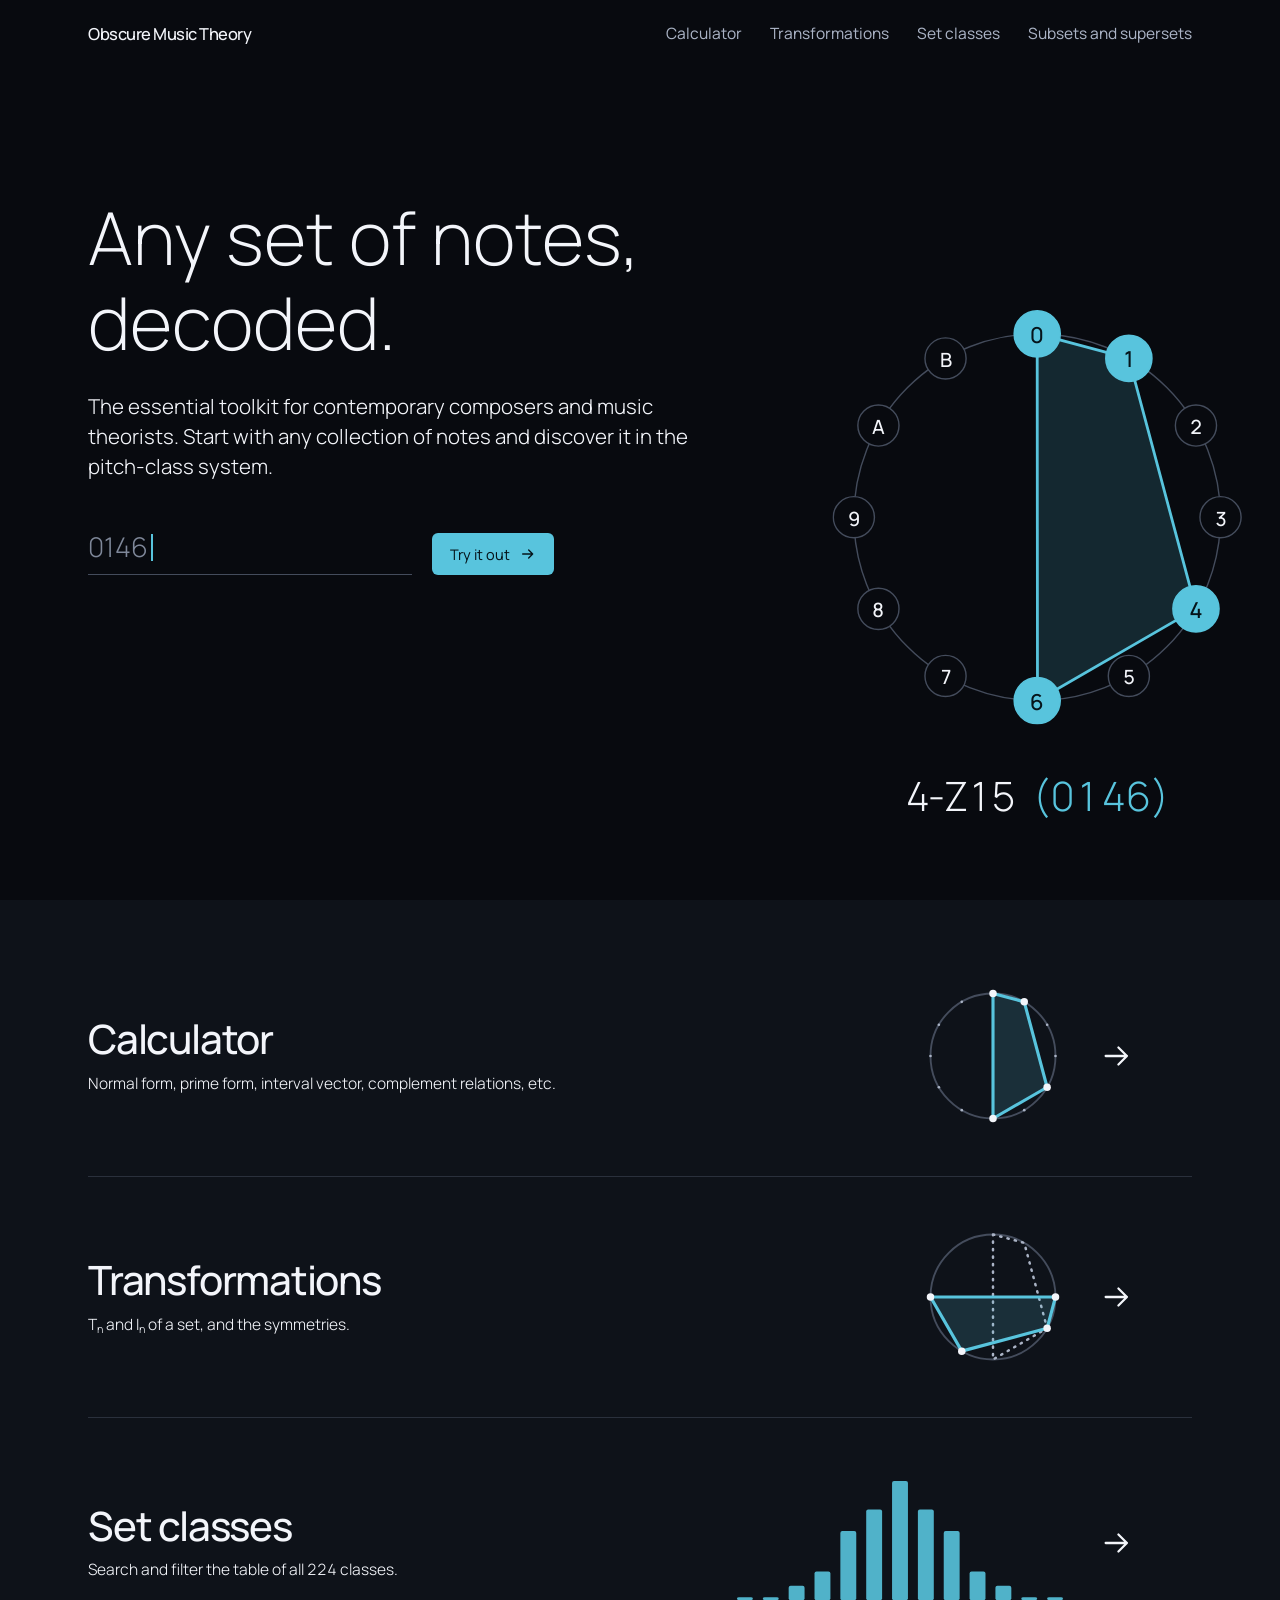
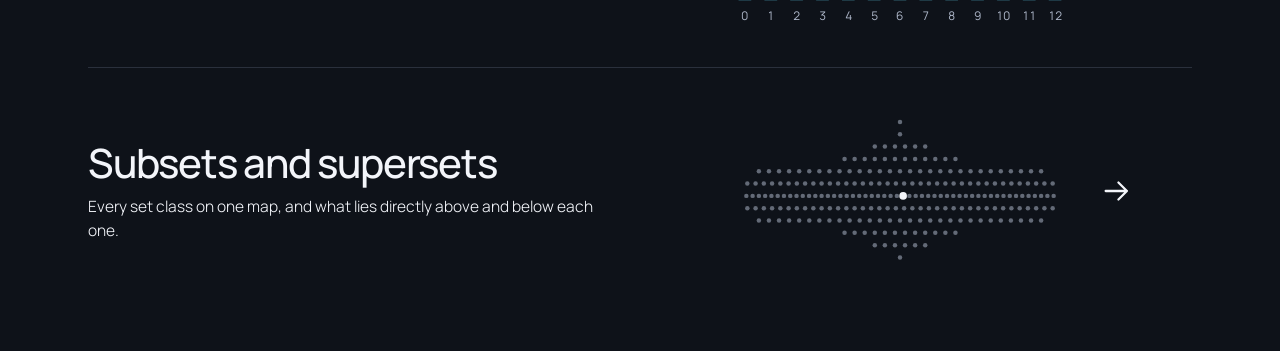
<file: index.html>
<!doctype html>
<html lang="en">
  <head>
    <meta charset="UTF-8" />
    <meta name="viewport" content="width=device-width, initial-scale=1.0" />
    <meta name="color-scheme" content="dark" />
    <title>Obscure Music Theory</title>
    <meta name="description" content="Pitch-class set theory tools: a set calculator, Tn and In transformations, and a browser for all 224 set classes." />
    <link rel="preconnect" href="https://fonts.googleapis.com" />
    <link rel="preconnect" href="https://fonts.gstatic.com" crossorigin />
    <link rel="stylesheet" href="https://fonts.googleapis.com/css2?family=Manrope:wght@200..700&display=swap" />
    <link rel="stylesheet" href="css/base.css" />
    <link rel="stylesheet" href="css/home.css" />
  </head>
  <body>
    <header class="site">
      <div class="bar">
        <a class="logo" href="index.html" aria-current="page">Obscure Music Theory</a>
        <nav aria-label="Pages">
          <a href="calculator.html">Calculator</a>
          <a href="transformations.html">Transformations</a>
          <a href="set-classes.html">Set classes</a>
          <a href="subsets-and-supersets.html">Subsets and supersets</a>
        </nav>
      </div>
    </header>

    <main>
      <section class="hero">
        <div class="hero-text rise">
          <h1 class="title" aria-label="Any set of notes, decoded.">
            <span class="ln" aria-hidden="true">Any set of notes,</span>
            <span class="ln decode" id="decode" aria-hidden="true">decoded.</span>
          </h1>
          <p class="lede">The essential toolkit for contemporary composers and music theorists. Start with any collection of notes and discover it in the pitch-class system.</p>
          <form class="open" id="open">
            <div class="field" id="hero-field">
              <input id="hero-input" type="text" aria-label="Set" autocomplete="off" autocapitalize="characters" spellcheck="false" placeholder="0146" />
              <span class="ghost" id="ghost" aria-hidden="true"><span id="ghost-text"></span><i class="caret"></i></span>
            </div>
            <button type="submit" class="btn primary">Try it out<svg class="arrow" viewBox="0 0 24 24" aria-hidden="true"><path d="M4 12h15M13 6l6 6-6 6" fill="none" stroke="currentColor" stroke-width="2" stroke-linecap="round" stroke-linejoin="round" /></svg></button>
          </form>
        </div>

        <div class="hero-clock rise" style="animation-delay: 0.2s">
          <div id="hero-clock" class="clock"></div>
          <p class="read" aria-live="polite"><span id="h-forte"></span><span id="h-prime" class="accent"></span></p>
        </div>
      </section>

      <section class="band section tools" aria-label="Pages">
        <ul class="wrap">
          <li data-reveal>
            <a href="calculator.html" data-carry="calculator.html">
              <div class="t-text">
                <h2>Calculator</h2>
                <p>Normal form, prime form, interval vector, complement relations,&nbsp;etc.</p>
              </div>
              <div class="vis vis-clock" data-vis="calc" aria-hidden="true"></div>
              <svg class="go" viewBox="0 0 24 24" aria-hidden="true"><path d="M4 12h15M13 6l6 6-6 6" fill="none" stroke="currentColor" stroke-width="1.6" stroke-linecap="round" stroke-linejoin="round" /></svg>
            </a>
          </li>
          <li data-reveal>
            <a href="transformations.html" data-carry="transformations.html">
              <div class="t-text">
                <h2>Transformations</h2>
                <p>T<sub>n</sub> and I<sub>n</sub> of a set, and the symmetries.</p>
              </div>
              <div class="vis vis-clock" data-vis="tn" aria-hidden="true"></div>
              <svg class="go" viewBox="0 0 24 24" aria-hidden="true"><path d="M4 12h15M13 6l6 6-6 6" fill="none" stroke="currentColor" stroke-width="1.6" stroke-linecap="round" stroke-linejoin="round" /></svg>
            </a>
          </li>
          <li data-reveal>
            <a href="set-classes.html">
              <div class="t-text">
                <h2>Set classes</h2>
                <p>Search and filter the table of all 224 classes.</p>
              </div>
              <div class="vis vis-bars" data-vis="classes" aria-hidden="true"></div>
              <svg class="go" viewBox="0 0 24 24" aria-hidden="true"><path d="M4 12h15M13 6l6 6-6 6" fill="none" stroke="currentColor" stroke-width="1.6" stroke-linecap="round" stroke-linejoin="round" /></svg>
            </a>
          </li>
          <li data-reveal>
            <a href="subsets-and-supersets.html" data-carry="subsets-and-supersets.html">
              <div class="t-text">
                <h2>Subsets and supersets</h2>
                <p>Every set class on one map, and what lies directly above and below each one.</p>
              </div>
              <div class="vis vis-lattice" data-vis="lattice" aria-hidden="true"></div>
              <svg class="go" viewBox="0 0 24 24" aria-hidden="true"><path d="M4 12h15M13 6l6 6-6 6" fill="none" stroke="currentColor" stroke-width="1.6" stroke-linecap="round" stroke-linejoin="round" /></svg>
            </a>
          </li>
        </ul>
      </section>
    </main>

    <script src="js/forte-table.js"></script>
    <script src="js/theory.js"></script>
    <script src="js/common.js?v=4"></script>
    <script src="js/site.js"></script>
    <script src="js/home.js"></script>
  </body>
</html>
</file>
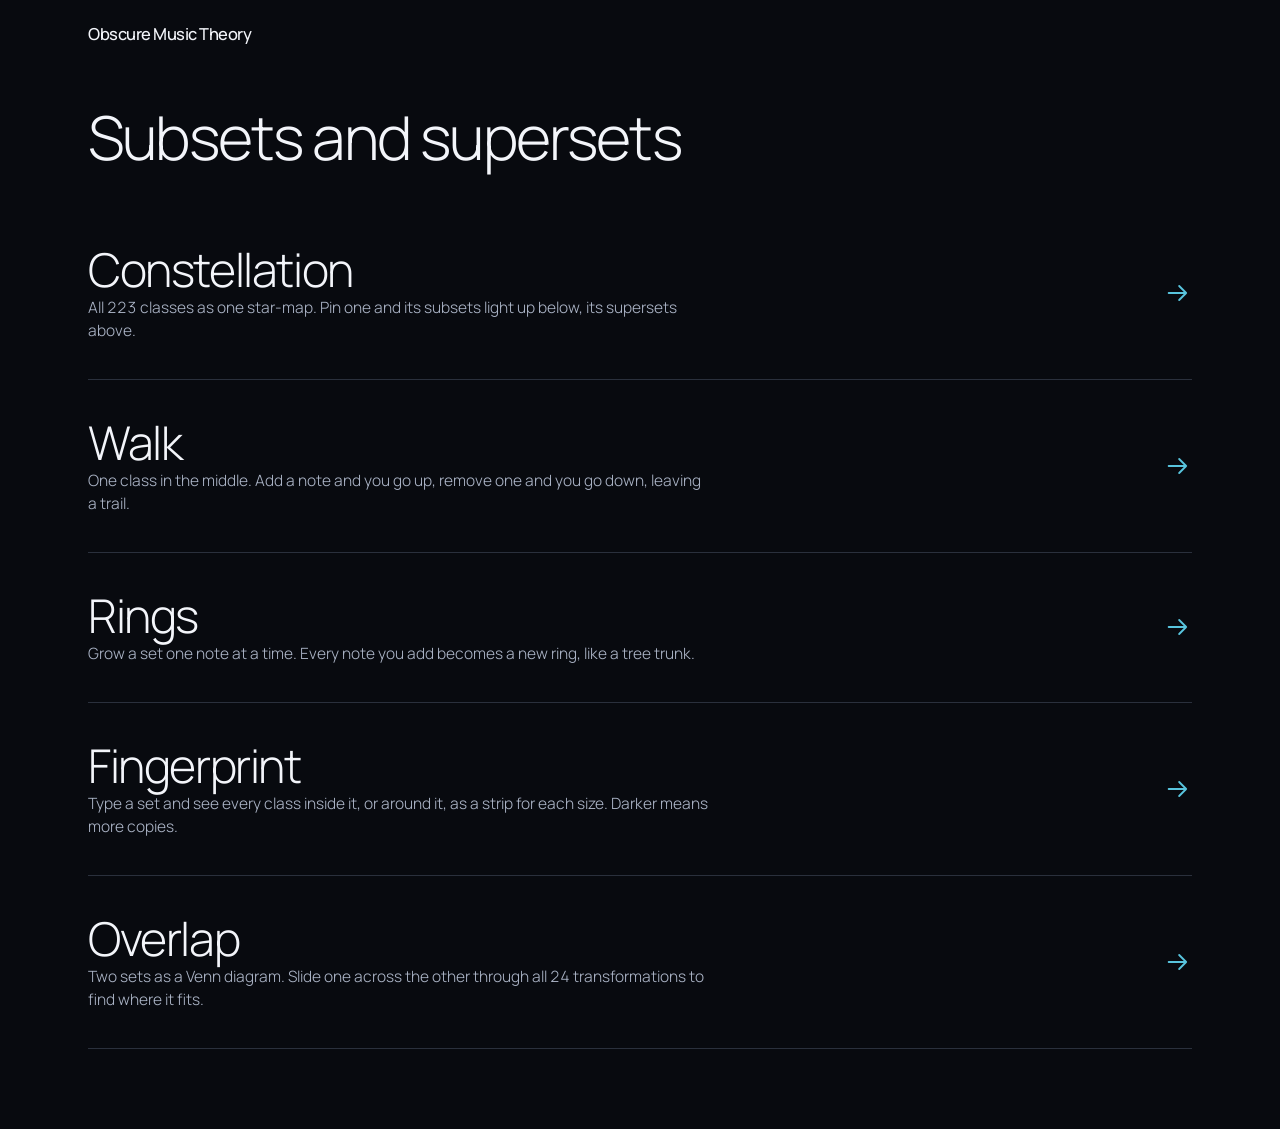
<file: mockups/index.html>
<!doctype html>
<html lang="en">
  <head>
    <meta charset="UTF-8" />
    <meta name="viewport" content="width=device-width, initial-scale=1.0" />
    <meta name="color-scheme" content="dark" />
    <title>Subset and superset mockups</title>
    <link rel="preconnect" href="https://fonts.googleapis.com" />
    <link rel="preconnect" href="https://fonts.gstatic.com" crossorigin />
    <link rel="stylesheet" href="https://fonts.googleapis.com/css2?family=Manrope:wght@200..700&display=swap" />
    <link rel="stylesheet" href="../css/base.css" />
    <link rel="stylesheet" href="mock.css" />
    <style>
      .ideas { list-style: none; margin: 0; padding: 0 0 80px; }
      .ideas a {
        display: grid;
        grid-template-columns: minmax(0, 1fr) auto;
        align-items: center;
        gap: 4px 24px;
        padding: clamp(22px, 4vh, 36px) 0;
        border-bottom: 1px solid var(--line);
        text-decoration: none;
        transition: padding 0.5s var(--ease), border-color 0.3s;
      }
      .ideas a:hover { padding-left: 16px; border-color: var(--line-strong); }
      .ideas h2 { font-size: clamp(1.8rem, 4vw, 3rem); font-weight: var(--w-display); }
      .ideas p { color: var(--muted); max-width: 40rem; }
      .ideas .go { width: 28px; height: 28px; color: var(--blue); transition: transform 0.5s var(--ease); }
      .ideas a:hover .go { transform: translateX(8px); }
      .ideas li { animation: cell 0.7s var(--ease) backwards; animation-delay: calc(var(--i) * 70ms + 200ms); }
    </style>
  </head>
  <body>
    <header class="site">
      <div class="bar">
        <a class="logo" href="../index.html">Obscure Music Theory</a>
      </div>
    </header>

    <main class="wrap">
      <section class="page-head rise">
        <h1 class="title">Subsets and supersets</h1>
      </section>

      <ul class="ideas">
        <li style="--i:0"><a href="constellation.html"><div><h2>Constellation</h2><p>All 223 classes as one star-map. Pin one and its subsets light up below, its supersets above.</p></div><svg class="go" viewBox="0 0 24 24" aria-hidden="true"><path d="M4 12h15M13 6l6 6-6 6" fill="none" stroke="currentColor" stroke-width="1.6" stroke-linecap="round" stroke-linejoin="round" /></svg></a></li>
        <li style="--i:1"><a href="walk.html"><div><h2>Walk</h2><p>One class in the middle. Add a note and you go up, remove one and you go down, leaving a trail.</p></div><svg class="go" viewBox="0 0 24 24" aria-hidden="true"><path d="M4 12h15M13 6l6 6-6 6" fill="none" stroke="currentColor" stroke-width="1.6" stroke-linecap="round" stroke-linejoin="round" /></svg></a></li>
        <li style="--i:2"><a href="rings.html"><div><h2>Rings</h2><p>Grow a set one note at a time. Every note you add becomes a new ring, like a tree trunk.</p></div><svg class="go" viewBox="0 0 24 24" aria-hidden="true"><path d="M4 12h15M13 6l6 6-6 6" fill="none" stroke="currentColor" stroke-width="1.6" stroke-linecap="round" stroke-linejoin="round" /></svg></a></li>
        <li style="--i:3"><a href="fingerprint.html"><div><h2>Fingerprint</h2><p>Type a set and see every class inside it, or around it, as a strip for each size. Darker means more copies.</p></div><svg class="go" viewBox="0 0 24 24" aria-hidden="true"><path d="M4 12h15M13 6l6 6-6 6" fill="none" stroke="currentColor" stroke-width="1.6" stroke-linecap="round" stroke-linejoin="round" /></svg></a></li>
        <li style="--i:4"><a href="overlap.html"><div><h2>Overlap</h2><p>Two sets as a Venn diagram. Slide one across the other through all 24 transformations to find where it fits.</p></div><svg class="go" viewBox="0 0 24 24" aria-hidden="true"><path d="M4 12h15M13 6l6 6-6 6" fill="none" stroke="currentColor" stroke-width="1.6" stroke-linecap="round" stroke-linejoin="round" /></svg></a></li>
      </ul>
    </main>
  </body>
</html>
</file>
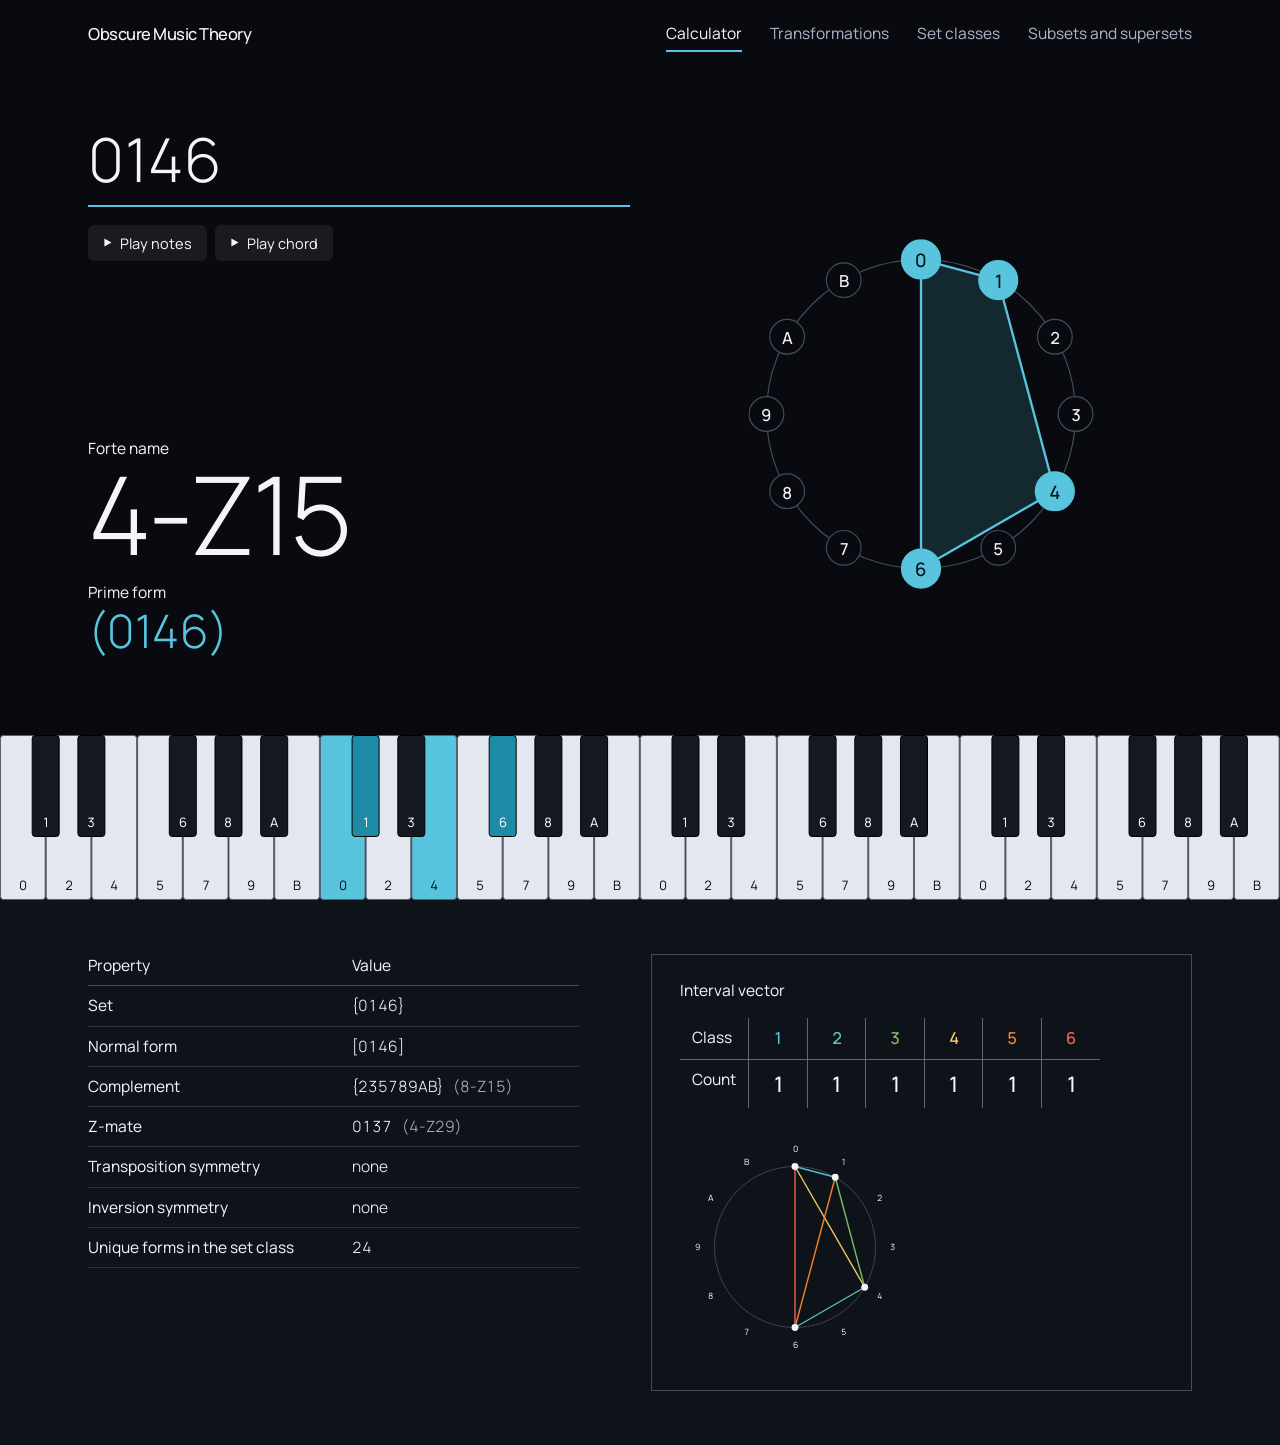
<file: calculator.html>
<!doctype html>
<html lang="en">
  <head>
    <meta charset="UTF-8" />
    <meta name="viewport" content="width=device-width, initial-scale=1.0" />
    <meta name="color-scheme" content="dark" />
    <title>Calculator – Obscure Music Theory</title>
    <meta name="description" content="Normal form, prime form, Forte name and interval vector for pitch-class sets, with playback." />
    <link rel="preconnect" href="https://fonts.googleapis.com" />
    <link rel="preconnect" href="https://fonts.gstatic.com" crossorigin />
    <link rel="stylesheet" href="https://fonts.googleapis.com/css2?family=Manrope:wght@200..700&display=swap" />
    <link rel="stylesheet" href="css/base.css" />
    <link rel="stylesheet" href="css/style.css" />
  </head>
  <body>
    <header class="site">
      <div class="bar">
        <a class="logo" href="index.html">Obscure Music Theory</a>
        <nav aria-label="Pages">
          <a href="calculator.html" aria-current="page">Calculator</a>
          <a href="transformations.html" data-carry="transformations.html">Transformations</a>
          <a href="set-classes.html">Set classes</a>
          <a href="subsets-and-supersets.html" data-carry="subsets-and-supersets.html">Subsets and supersets</a>
        </nav>
      </div>
    </header>

    <main>
      <div class="top">
        <div class="rail">
          <h1 class="sr-only">Calculator</h1>
          <div class="summary" aria-live="polite">
            <p class="key">Forte name</p>
            <p class="display" id="forte"></p>
            <p class="key">Prime form</p>
            <p class="display accent" id="prime"></p>
          </div>
        </div>

        <div class="field-wrap">
          <div class="field">
            <input id="pcs-input" type="text" aria-label="Set" autocomplete="off" autocapitalize="characters" spellcheck="false" placeholder="0146" />
          </div>
          <div class="play">
            <button type="button" class="btn" id="play-notes"><svg viewBox="0 0 10 10" aria-hidden="true"><path d="M1.5 0.5l8 4.5-8 4.5z" fill="currentColor" /></svg>Play notes</button>
            <button type="button" class="btn" id="play-chord"><svg viewBox="0 0 10 10" aria-hidden="true"><path d="M1.5 0.5l8 4.5-8 4.5z" fill="currentColor" /></svg>Play chord</button>
          </div>
        </div>
        <div class="clock-wrap">
          <div id="clock" class="clock"></div>
        </div>
        <div class="keys-wrap">
          <div class="keys-scroll" id="keys-scroll"></div>
        </div>
      </div>

      <section class="section band data" id="sec-props" aria-label="Properties">
        <div class="wrap props-wrap" data-reveal>
          <div class="ptable" id="props" role="table" aria-label="Properties"></div>
          <div class="ic" id="ic">
            <p class="key">Interval vector</p>
            <div class="ic-box" id="ic-box" role="table" aria-label="Interval vector: pair count for each interval class"></div>
            <div class="ic-clock" id="ic-clock"></div>
          </div>
        </div>
      </section>
    </main>

    <script src="js/forte-table.js"></script>
    <script src="js/theory.js"></script>
    <script src="js/common.js?v=4"></script>
    <script src="js/site.js"></script>
    <script src="js/ui.js"></script>
  </body>
</html>
</file>
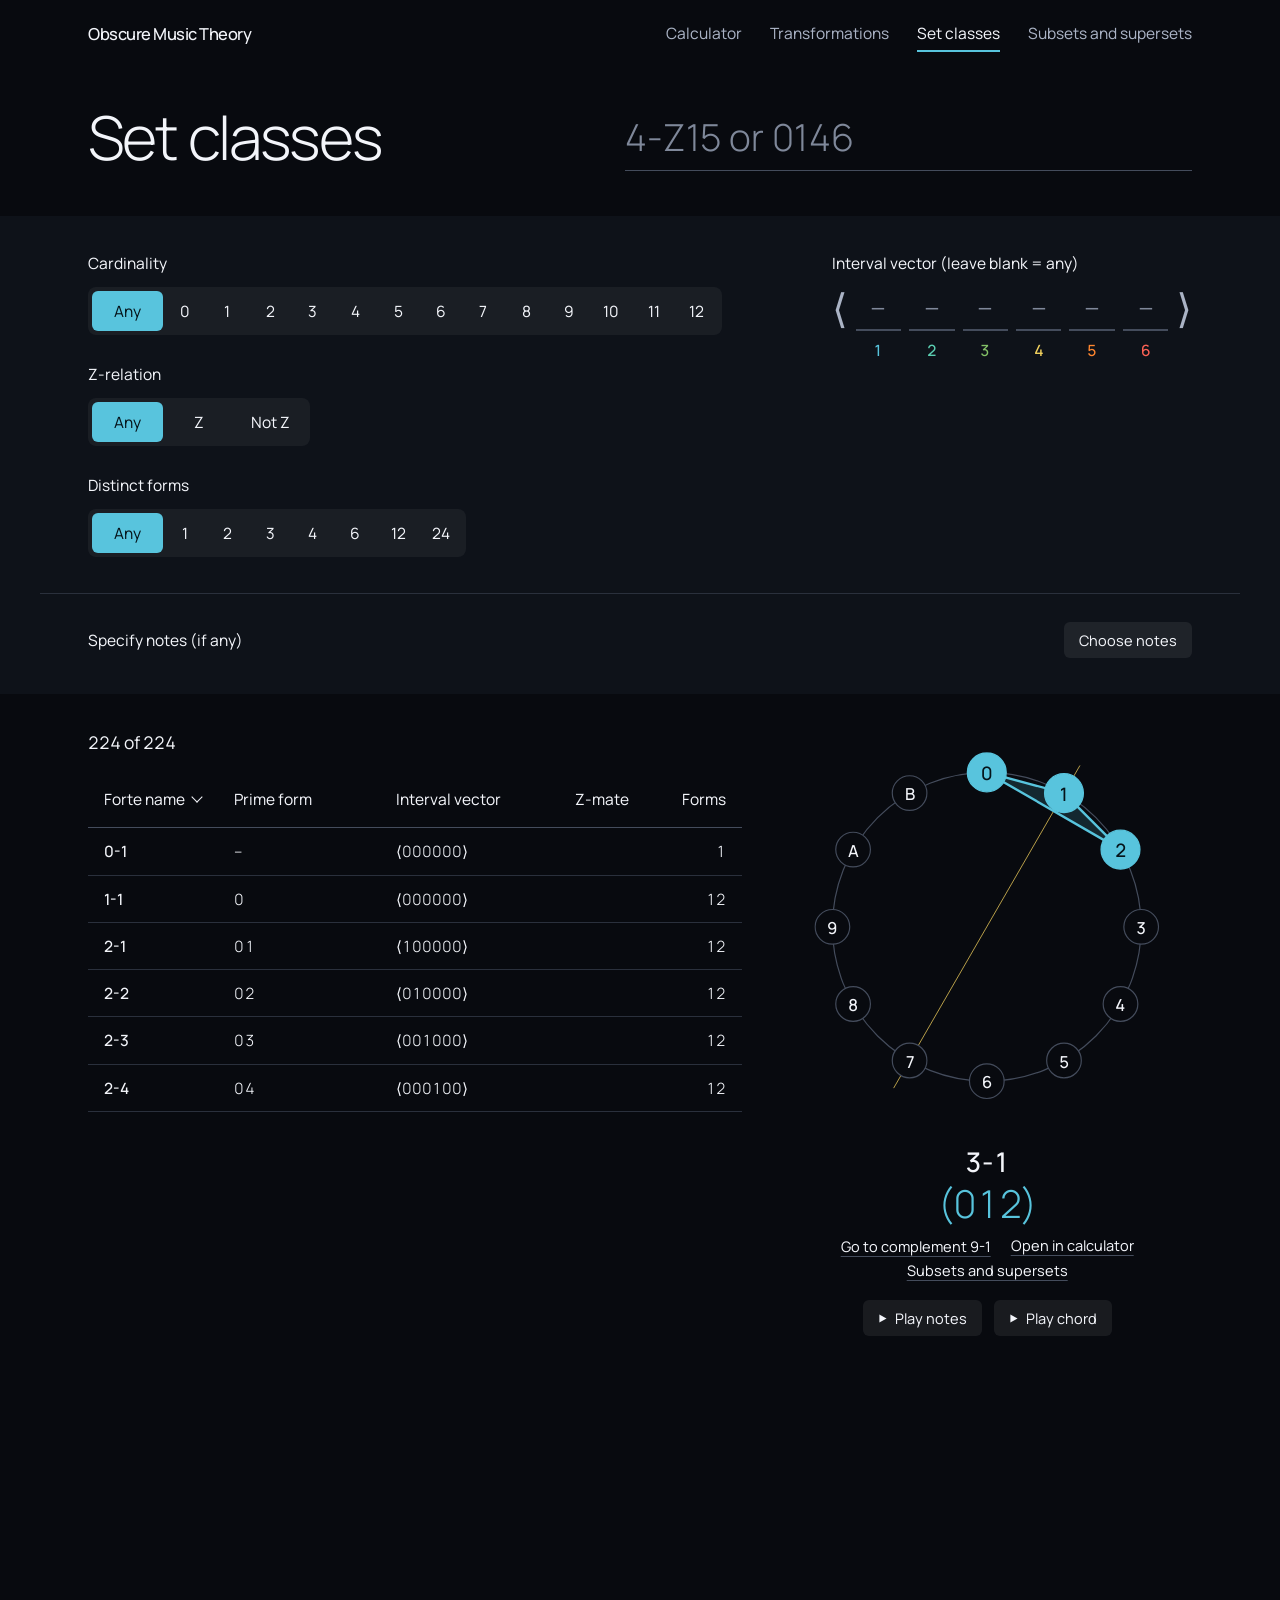
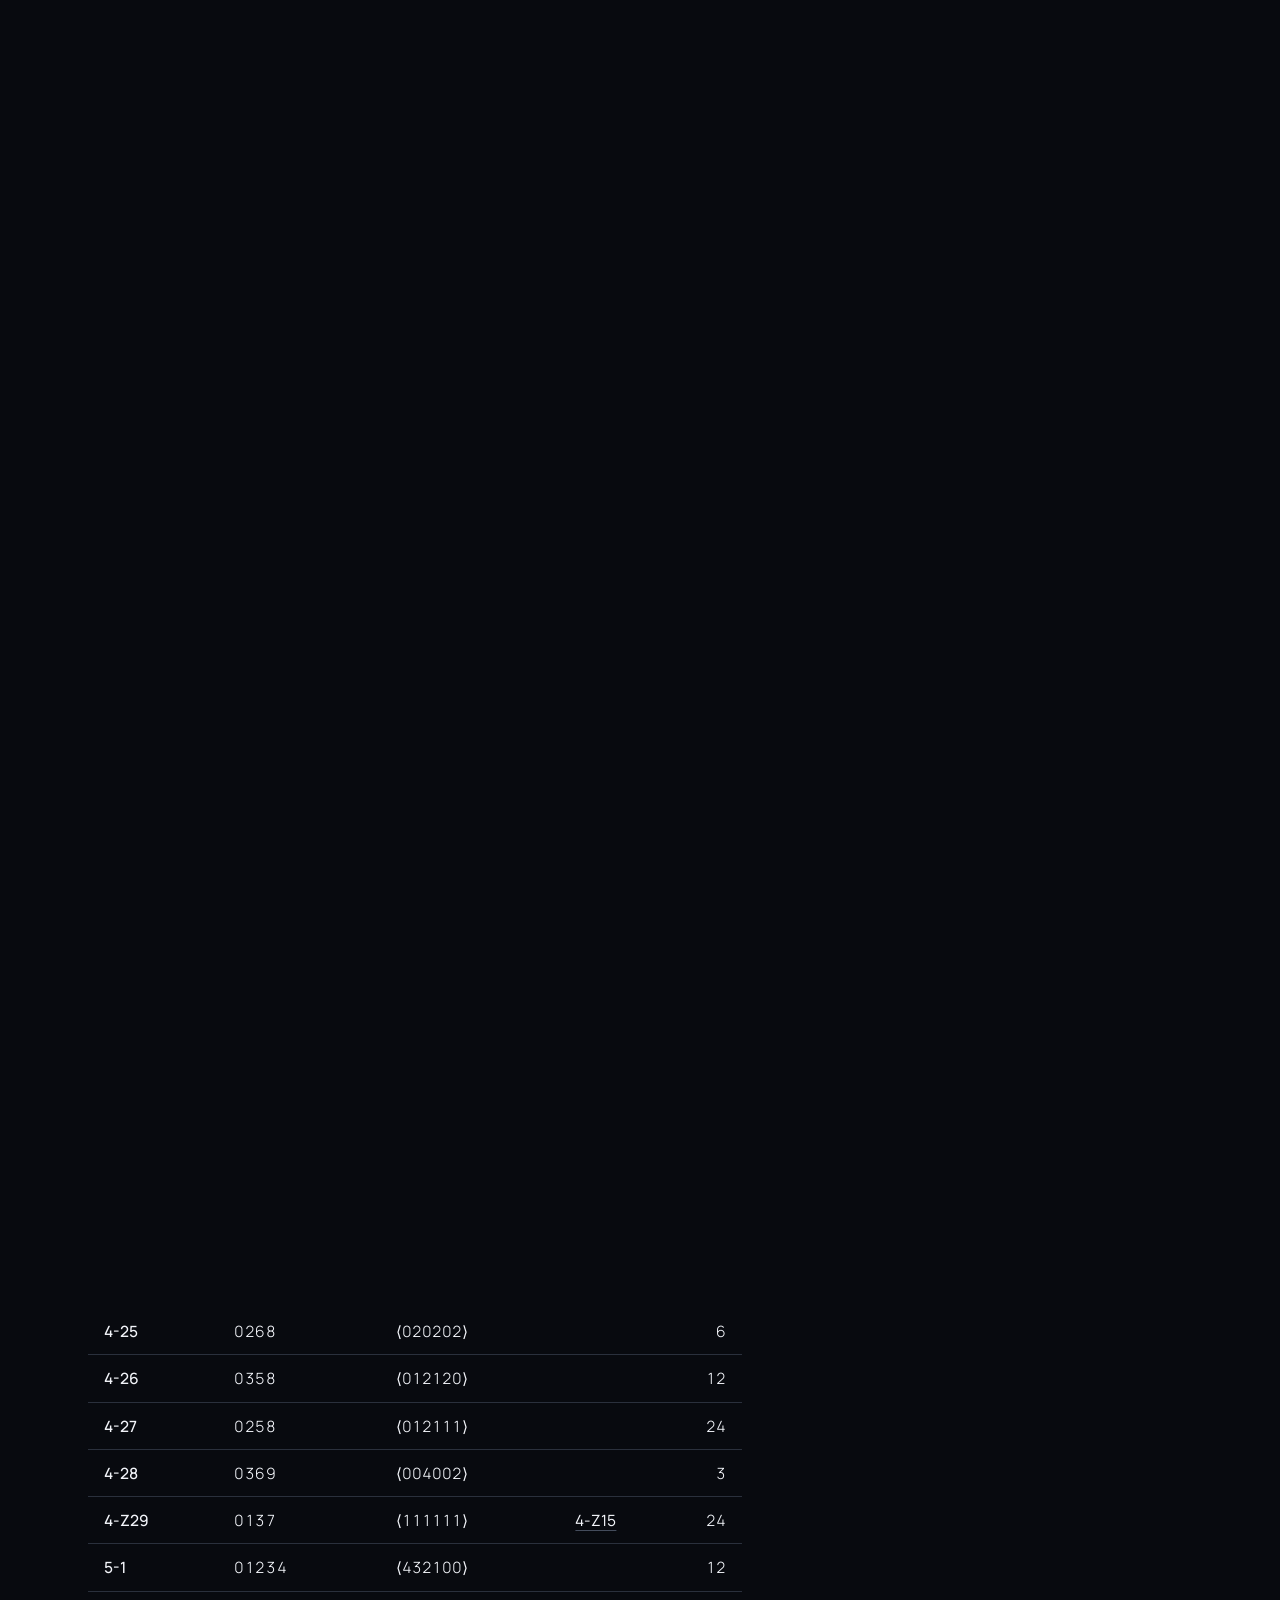
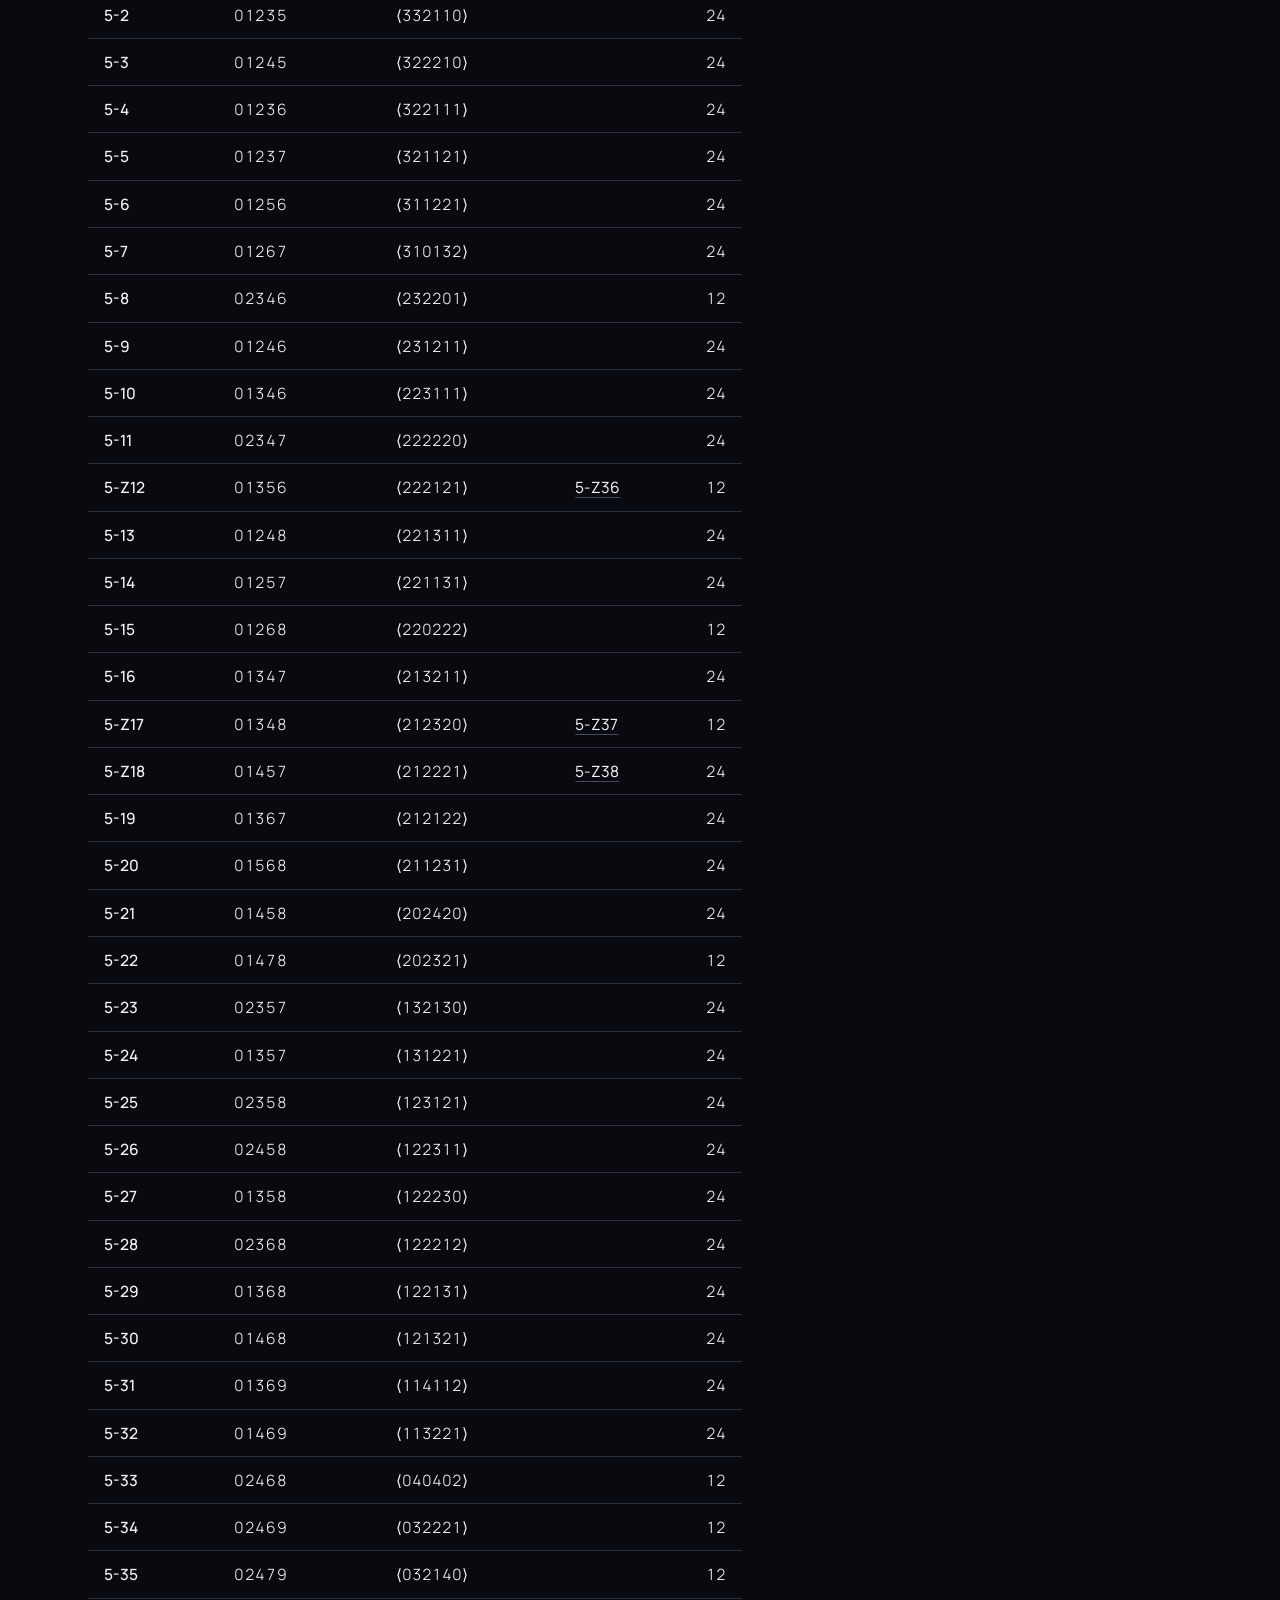
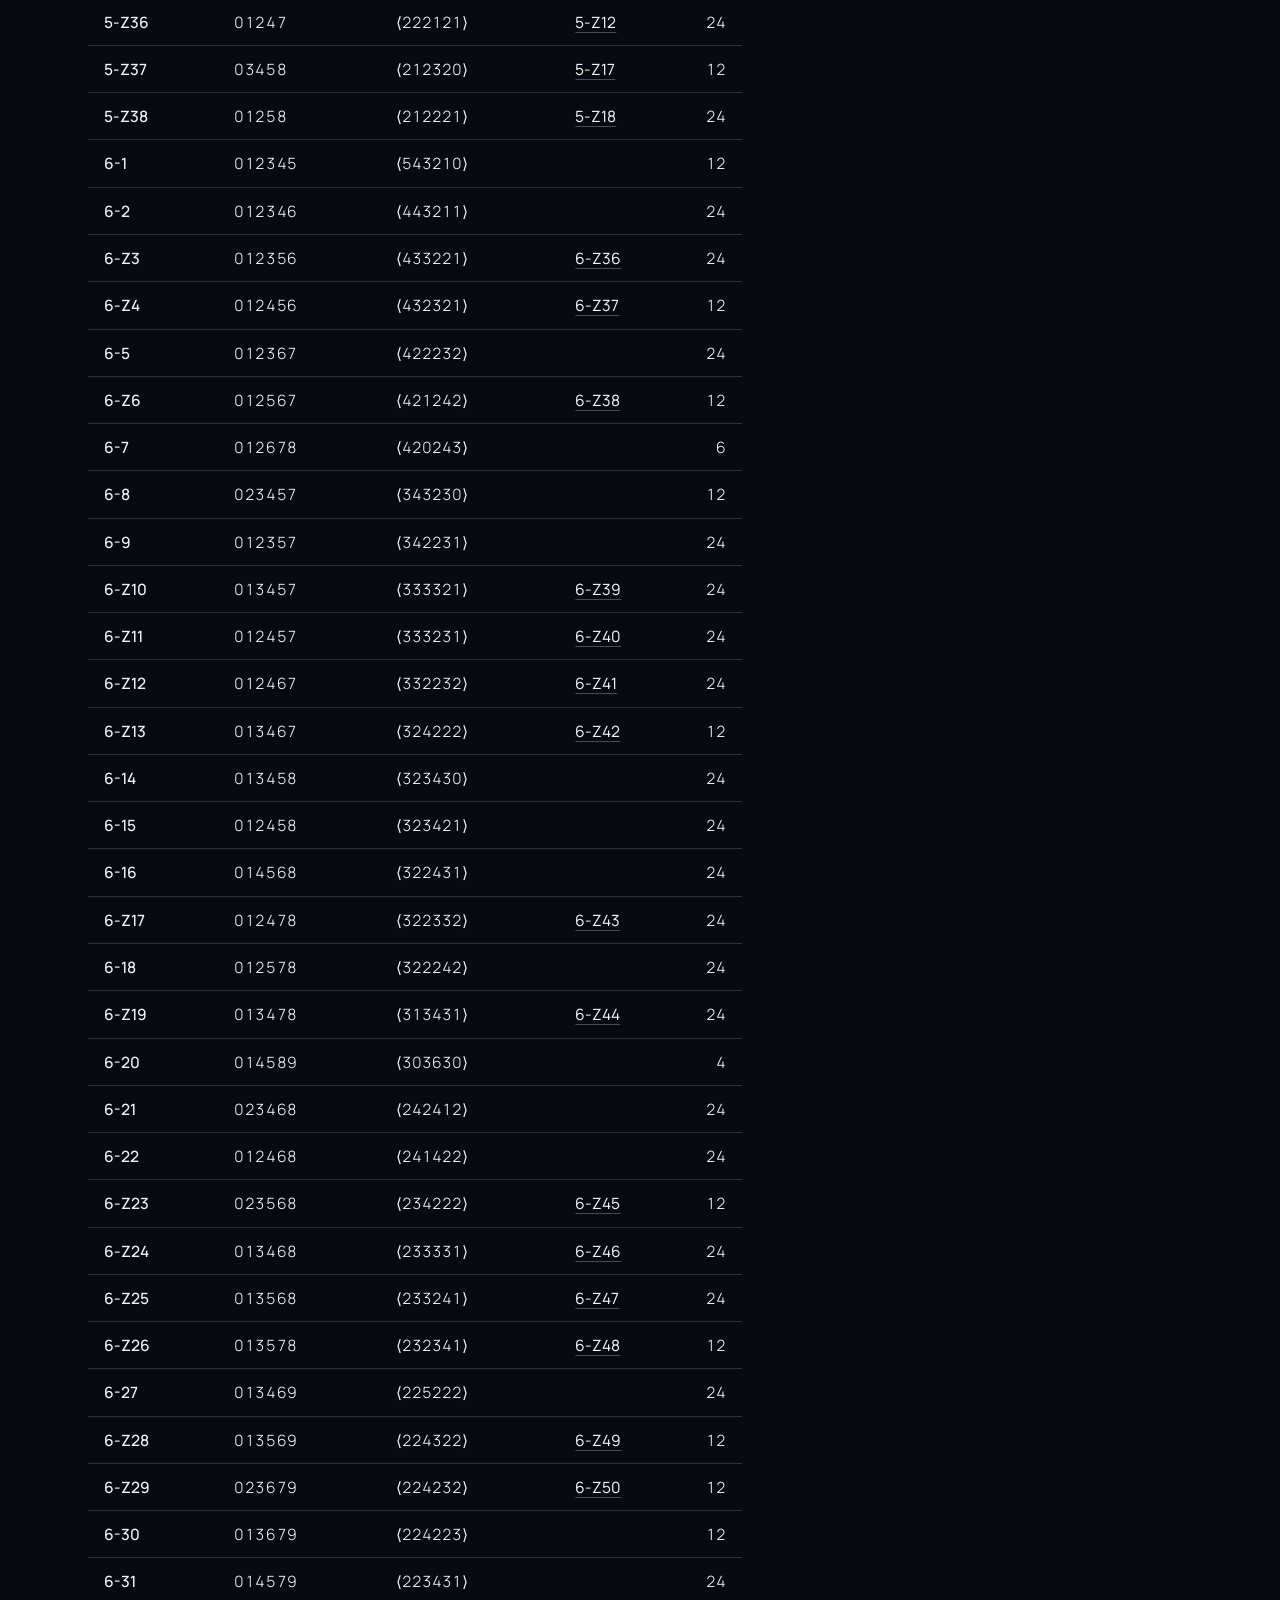
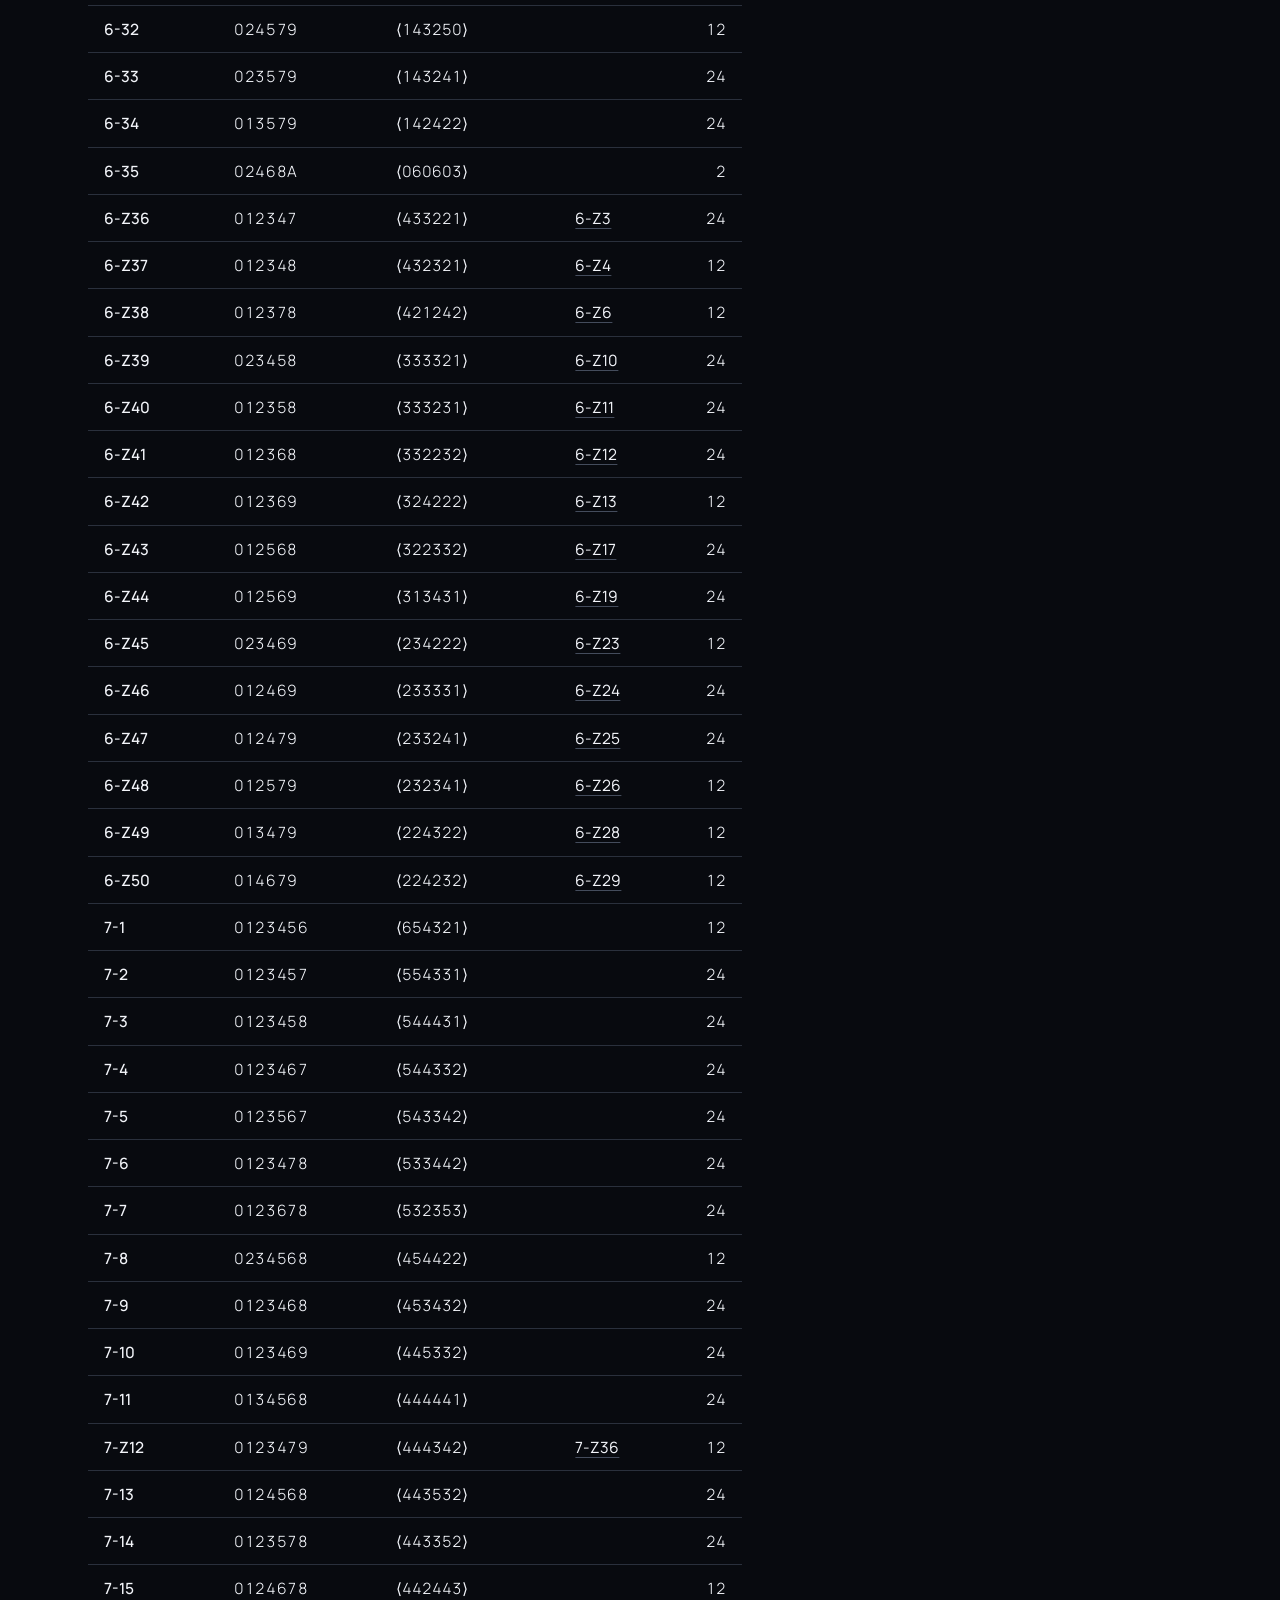
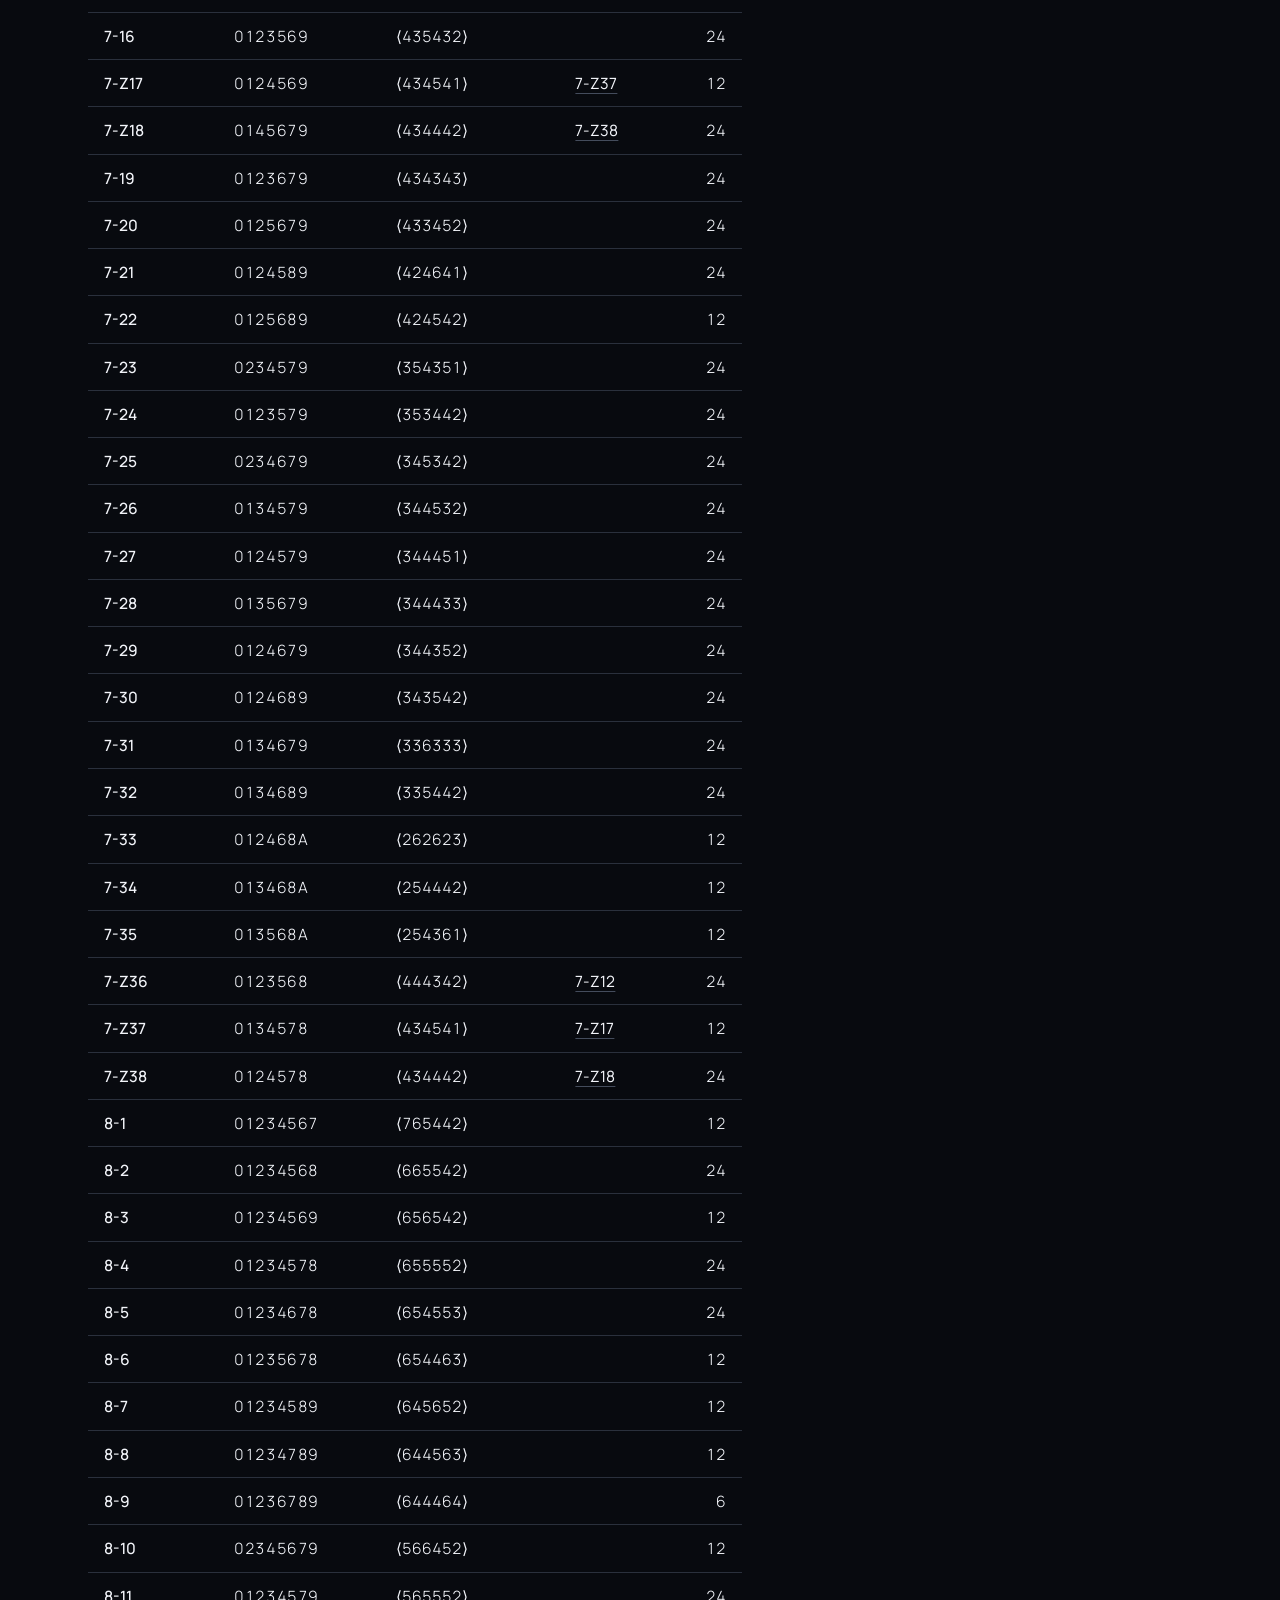
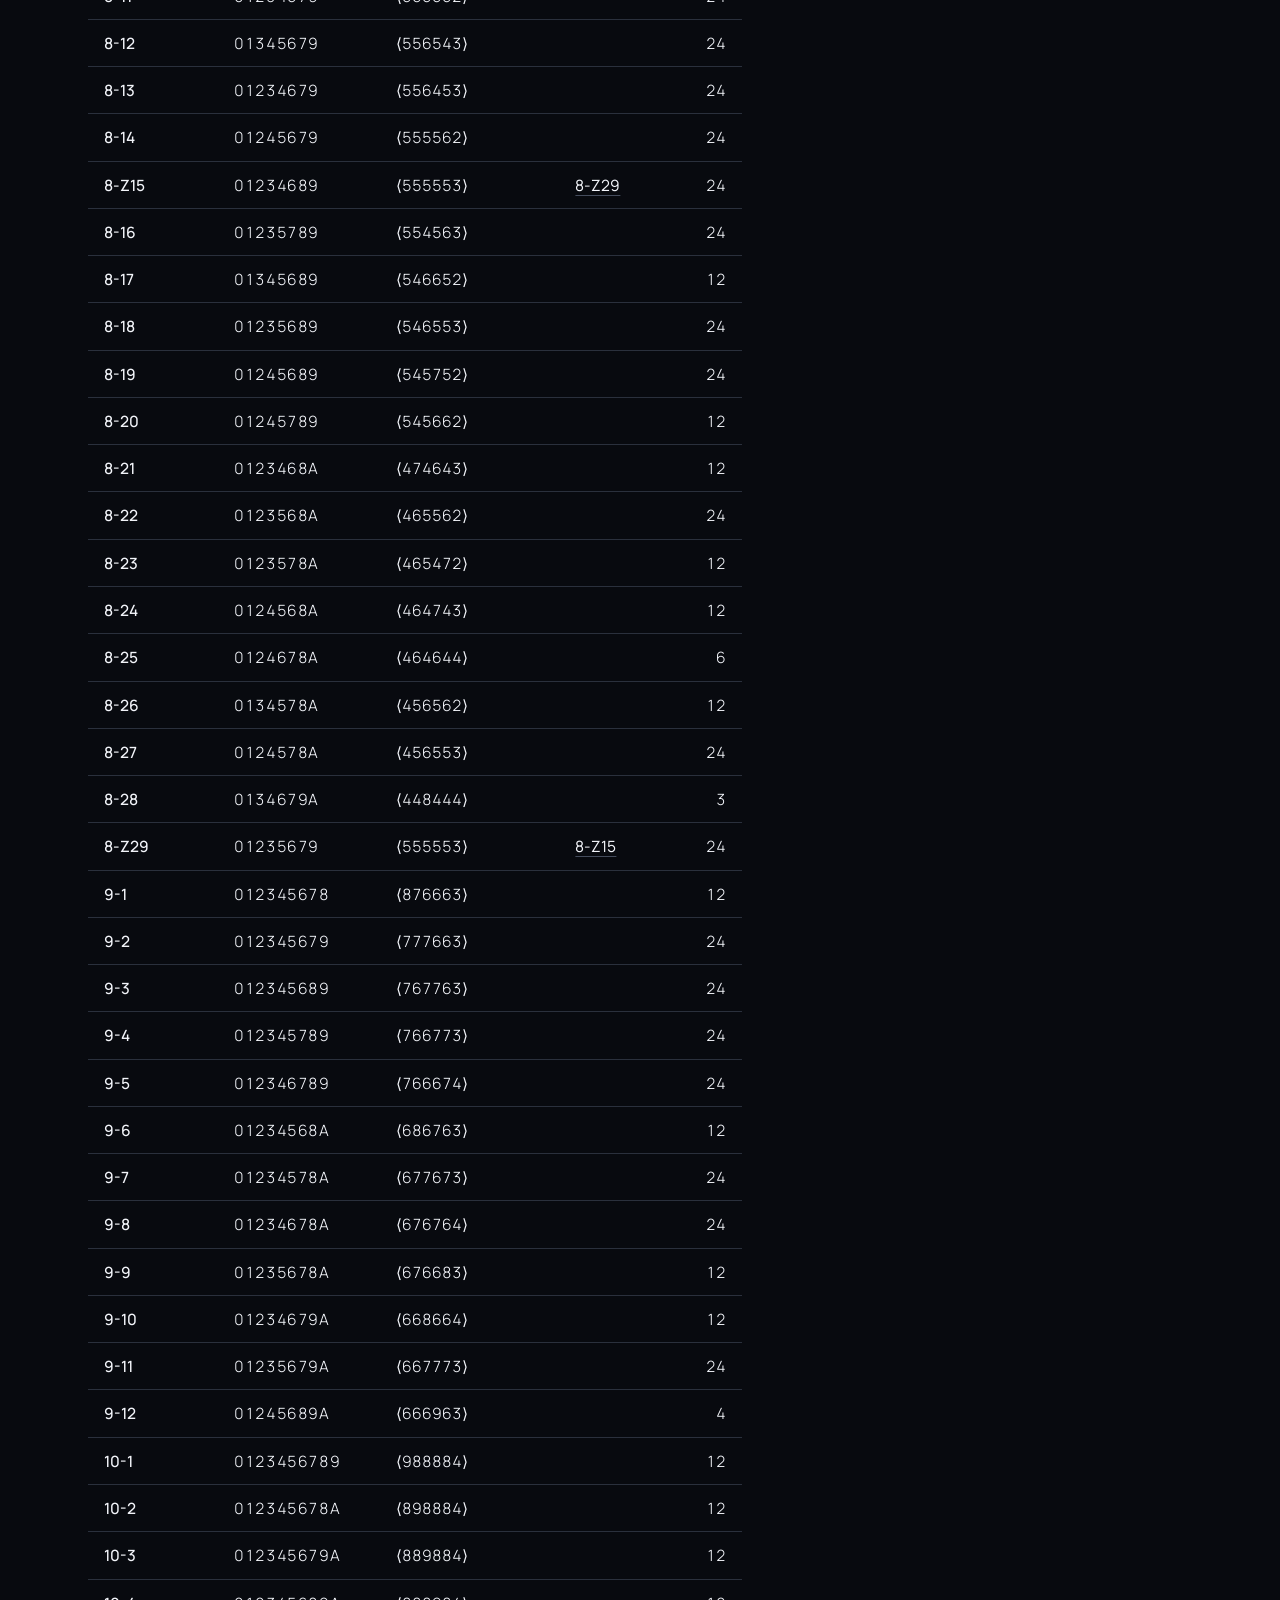
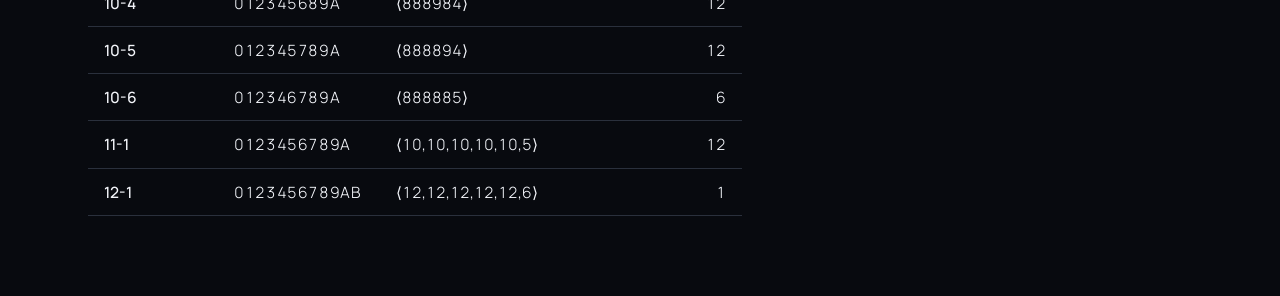
<file: set-classes.html>
<!doctype html>
<html lang="en">
  <head>
    <meta charset="UTF-8" />
    <meta name="viewport" content="width=device-width, initial-scale=1.0" />
    <meta name="color-scheme" content="dark" />
    <title>Set classes – Obscure Music Theory</title>
    <meta name="description" content="All 224 pitch-class set classes, searchable and filterable by cardinality, interval vector, Z-relation and number of distinct forms." />
    <link rel="preconnect" href="https://fonts.googleapis.com" />
    <link rel="preconnect" href="https://fonts.gstatic.com" crossorigin />
    <link rel="stylesheet" href="https://fonts.googleapis.com/css2?family=Manrope:wght@200..700&display=swap" />
    <link rel="stylesheet" href="css/base.css" />
    <link rel="stylesheet" href="css/set-classes.css" />
  </head>
  <body>
    <header class="site">
      <div class="bar">
        <a class="logo" href="index.html">Obscure Music Theory</a>
        <nav aria-label="Pages">
          <a href="calculator.html">Calculator</a>
          <a href="transformations.html">Transformations</a>
          <a href="set-classes.html" aria-current="page">Set classes</a>
          <a href="subsets-and-supersets.html">Subsets and supersets</a>
        </nav>
      </div>
    </header>

    <main>
      <section class="head wrap rise">
        <h1 class="title">Set classes</h1>
        <div class="field">
          <input id="q" type="text" aria-label="Search" autocomplete="off" spellcheck="false" placeholder="4-Z15 or 0146" />
        </div>
      </section>

      <section class="band filters" aria-label="Filters">
        <div class="wrap fgrid">
          <div class="stack">
            <div class="group">
              <p class="key" id="l-card">Cardinality</p>
              <div class="tw"><div class="track" id="f-card" role="group" aria-labelledby="l-card"></div></div>
            </div>
            <div class="group">
              <p class="key" id="l-z">Z-relation</p>
              <div class="tw"><div class="track" id="f-z" role="group" aria-labelledby="l-z"></div></div>
            </div>
            <div class="group">
              <p class="key" id="l-forms">Distinct forms</p>
              <div class="tw"><div class="track" id="f-forms" role="group" aria-labelledby="l-forms"></div></div>
            </div>
          </div>
          <div class="group vec-group">
            <p class="key" id="l-icv">Interval vector (leave blank = any)</p>
            <div class="vec" id="f-icv" role="group" aria-labelledby="l-icv"></div>
          </div>
        </div>

        <div class="wrap notes">
          <div class="nhead">
            <div class="group">
              <p class="key" id="l-notes">Specify notes (if any)</p>
              <p class="npool" id="npool" aria-live="polite"></p>
            </div>
            <div class="nbtns">
              <button type="button" class="btn" id="notes-clear" hidden>Clear notes</button>
              <button type="button" class="btn" id="notes-toggle" aria-expanded="false" aria-controls="notes-body">Choose notes</button>
            </div>
          </div>
          <div class="nbody" id="notes-body" inert>
            <div class="nin">
              <div class="keys-scroll" id="keys-scroll"></div>
            </div>
          </div>
        </div>
      </section>

      <section class="results wrap">
        <div class="rgrid">
          <div class="rmain">
            <div class="status">
              <p class="count" id="count" aria-live="polite"></p>
              <button type="button" class="btn" id="clear" hidden>Clear filters</button>
            </div>
            <div class="tbl-wrap">
              <table class="sc-table" id="sc-table">
                <thead>
                  <tr>
                    <th scope="col" class="c-name" aria-sort="ascending"><button type="button" data-sort="name">Forte name</button></th>
                    <th scope="col" class="c-prime"><button type="button" data-sort="prime">Prime form</button></th>
                    <th scope="col" class="c-icv"><button type="button" data-sort="icv">Interval vector</button></th>
                    <th scope="col" class="c-z">Z-mate</th>
                    <th scope="col" class="c-forms"><button type="button" data-sort="forms">Forms</button></th>
                  </tr>
                </thead>
                <tbody></tbody>
              </table>
            </div>
            <p class="none" id="none" hidden>No set class matches.</p>
          </div>

          <aside class="panel is-empty" aria-label="Selected set class">
            <button type="button" class="dock-toggle" id="dock-toggle" aria-expanded="true" aria-label="Hide details"><span class="chev" aria-hidden="true"></span></button>
            <div class="clock" id="clock"></div>
            <div class="pinfo" aria-live="polite">
              <p class="sel-name" id="p-name">Choose a set class</p>
              <p class="sel-prime" id="p-prime"></p>
              <div class="plinks">
                <button type="button" class="link" id="p-comp" hidden></button>
                <a class="link" id="p-calc" href="calculator.html" hidden>Open in calculator</a>
                <a class="link" id="p-sub" href="subsets-and-supersets.html" hidden>Subsets and supersets</a>
              </div>
              <div class="where" id="where" hidden>
                <p class="key" id="w-label"></p>
                <div class="seg" id="w-list" role="group" aria-labelledby="w-label"></div>
              </div>
            </div>
            <div class="play">
              <button type="button" class="btn" id="play-notes"><svg viewBox="0 0 10 10" aria-hidden="true"><path d="M1.5 0.5l8 4.5-8 4.5z" fill="currentColor" /></svg>Play notes</button>
              <button type="button" class="btn" id="play-chord"><svg viewBox="0 0 10 10" aria-hidden="true"><path d="M1.5 0.5l8 4.5-8 4.5z" fill="currentColor" /></svg>Play chord</button>
            </div>
          </aside>
        </div>
      </section>
    </main>

    <script src="js/forte-table.js"></script>
    <script src="js/theory.js"></script>
    <script src="js/common.js?v=4"></script>
    <script src="js/site.js"></script>
    <script src="js/set-classes.js"></script>
  </body>
</html>
</file>
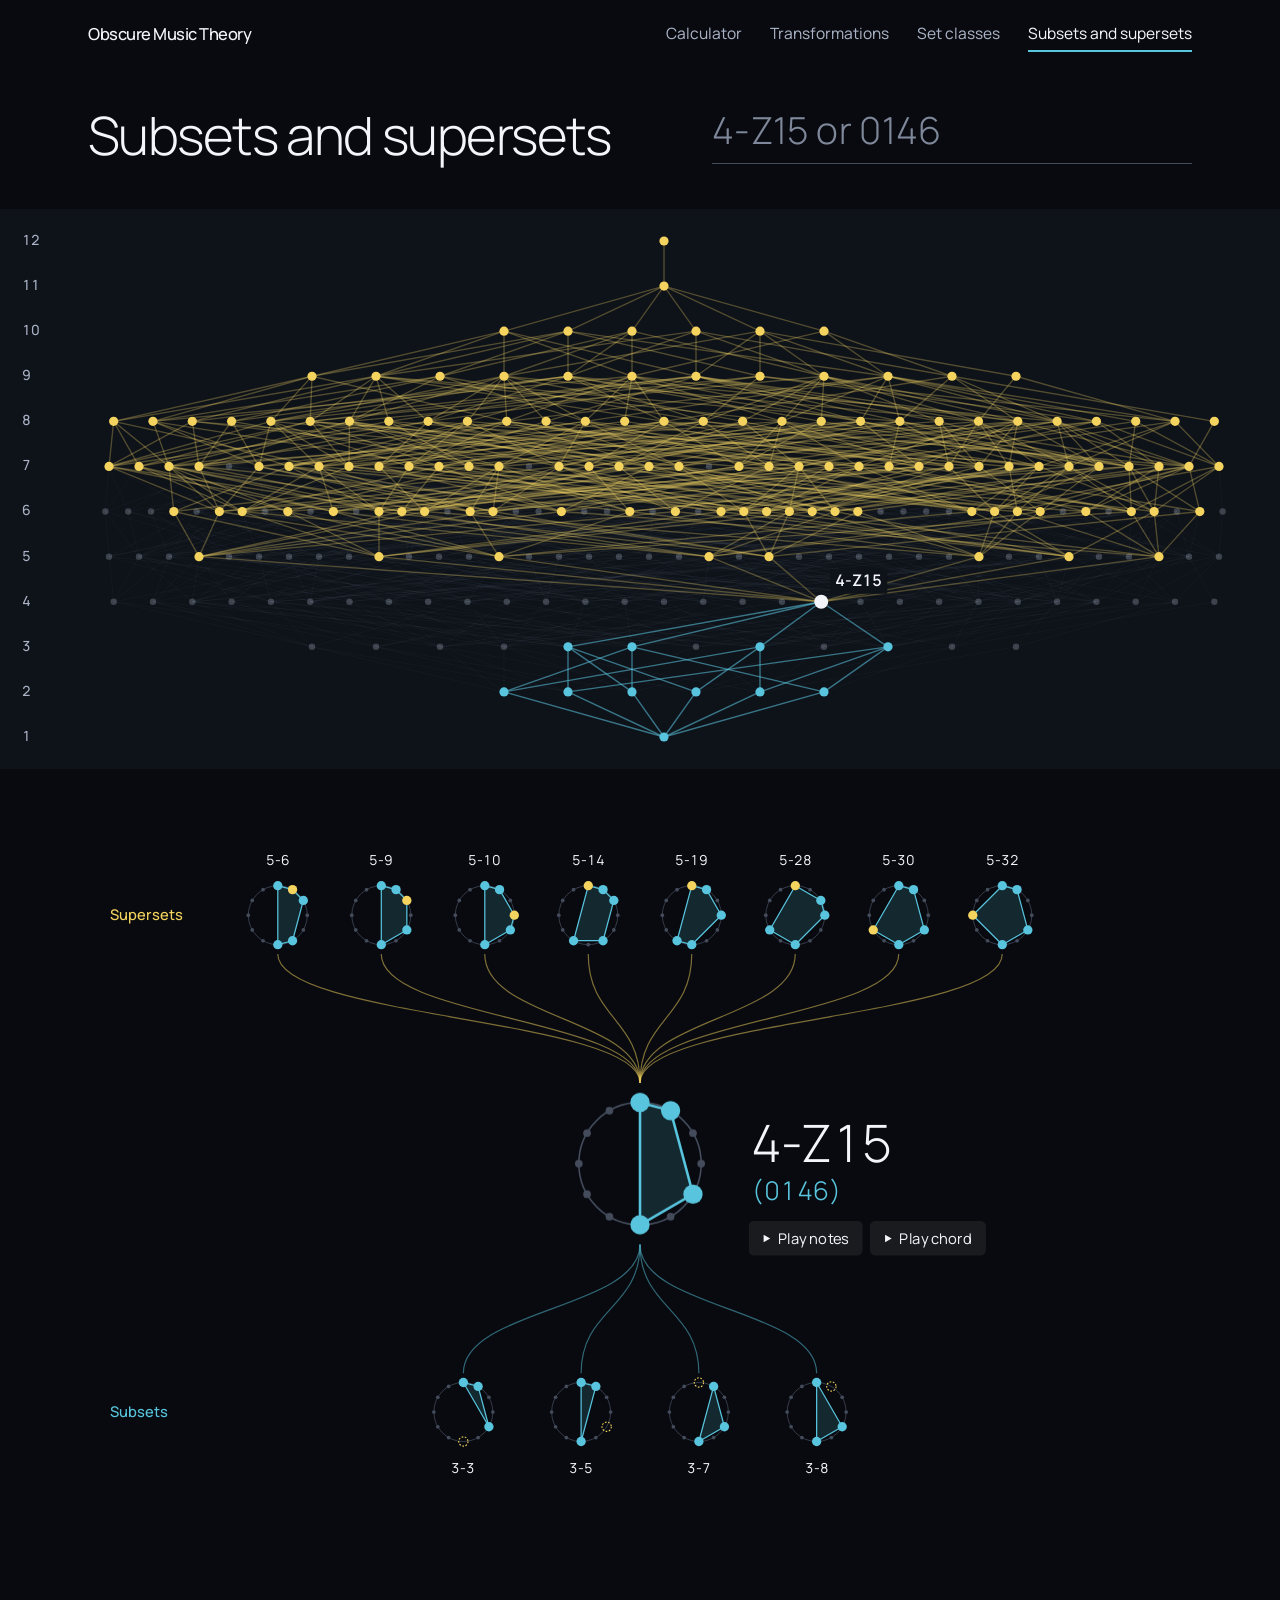
<file: subsets-and-supersets.html>
<!doctype html>
<html lang="en">
  <head>
    <meta charset="UTF-8" />
    <meta name="viewport" content="width=device-width, initial-scale=1.0" />
    <meta name="color-scheme" content="dark" />
    <title>Subsets and supersets – Obscure Music Theory</title>
    <meta name="description" content="Every set class on one map, and the classes directly above and below the one you choose: its supersets and its subsets." />
    <link rel="preconnect" href="https://fonts.googleapis.com" />
    <link rel="preconnect" href="https://fonts.gstatic.com" crossorigin />
    <link rel="stylesheet" href="https://fonts.googleapis.com/css2?family=Manrope:wght@200..700&display=swap" />
    <link rel="stylesheet" href="css/base.css" />
    <link rel="stylesheet" href="css/subsets-and-supersets.css" />
  </head>
  <body>
    <header class="site">
      <div class="bar">
        <a class="logo" href="index.html">Obscure Music Theory</a>
        <nav aria-label="Pages">
          <a href="calculator.html">Calculator</a>
          <a href="transformations.html">Transformations</a>
          <a href="set-classes.html">Set classes</a>
          <a href="subsets-and-supersets.html" aria-current="page">Subsets and supersets</a>
        </nav>
      </div>
    </header>

    <main>
      <section class="head wrap rise">
        <h1 class="title">Subsets and supersets</h1>
        <div class="field">
          <input id="q" type="text" aria-label="Search" autocomplete="off" spellcheck="false" placeholder="4-Z15 or 0146" />
        </div>
      </section>

      <section class="band map" aria-label="All set classes">
        <div class="scroller" id="scroller">
          <canvas id="cv" role="img" aria-label="All 223 set classes, one row for each number of notes. Choose one to light its subsets and supersets."></canvas>
          <div class="tip" id="tip" hidden></div>
        </div>
      </section>

      <section class="wrap stage-wrap" aria-label="Chosen set class">
        <svg id="stage" viewBox="0 0 1200 780" role="group" aria-label="Supersets above the chosen class, subsets below"></svg>
      </section>
    </main>

    <script src="js/forte-table.js"></script>
    <script src="js/theory.js"></script>
    <script src="js/common.js?v=4"></script>
    <script src="js/site.js"></script>
    <script src="js/lattice.js"></script>
    <script src="js/subsets-and-supersets.js"></script>
  </body>
</html>
</file>
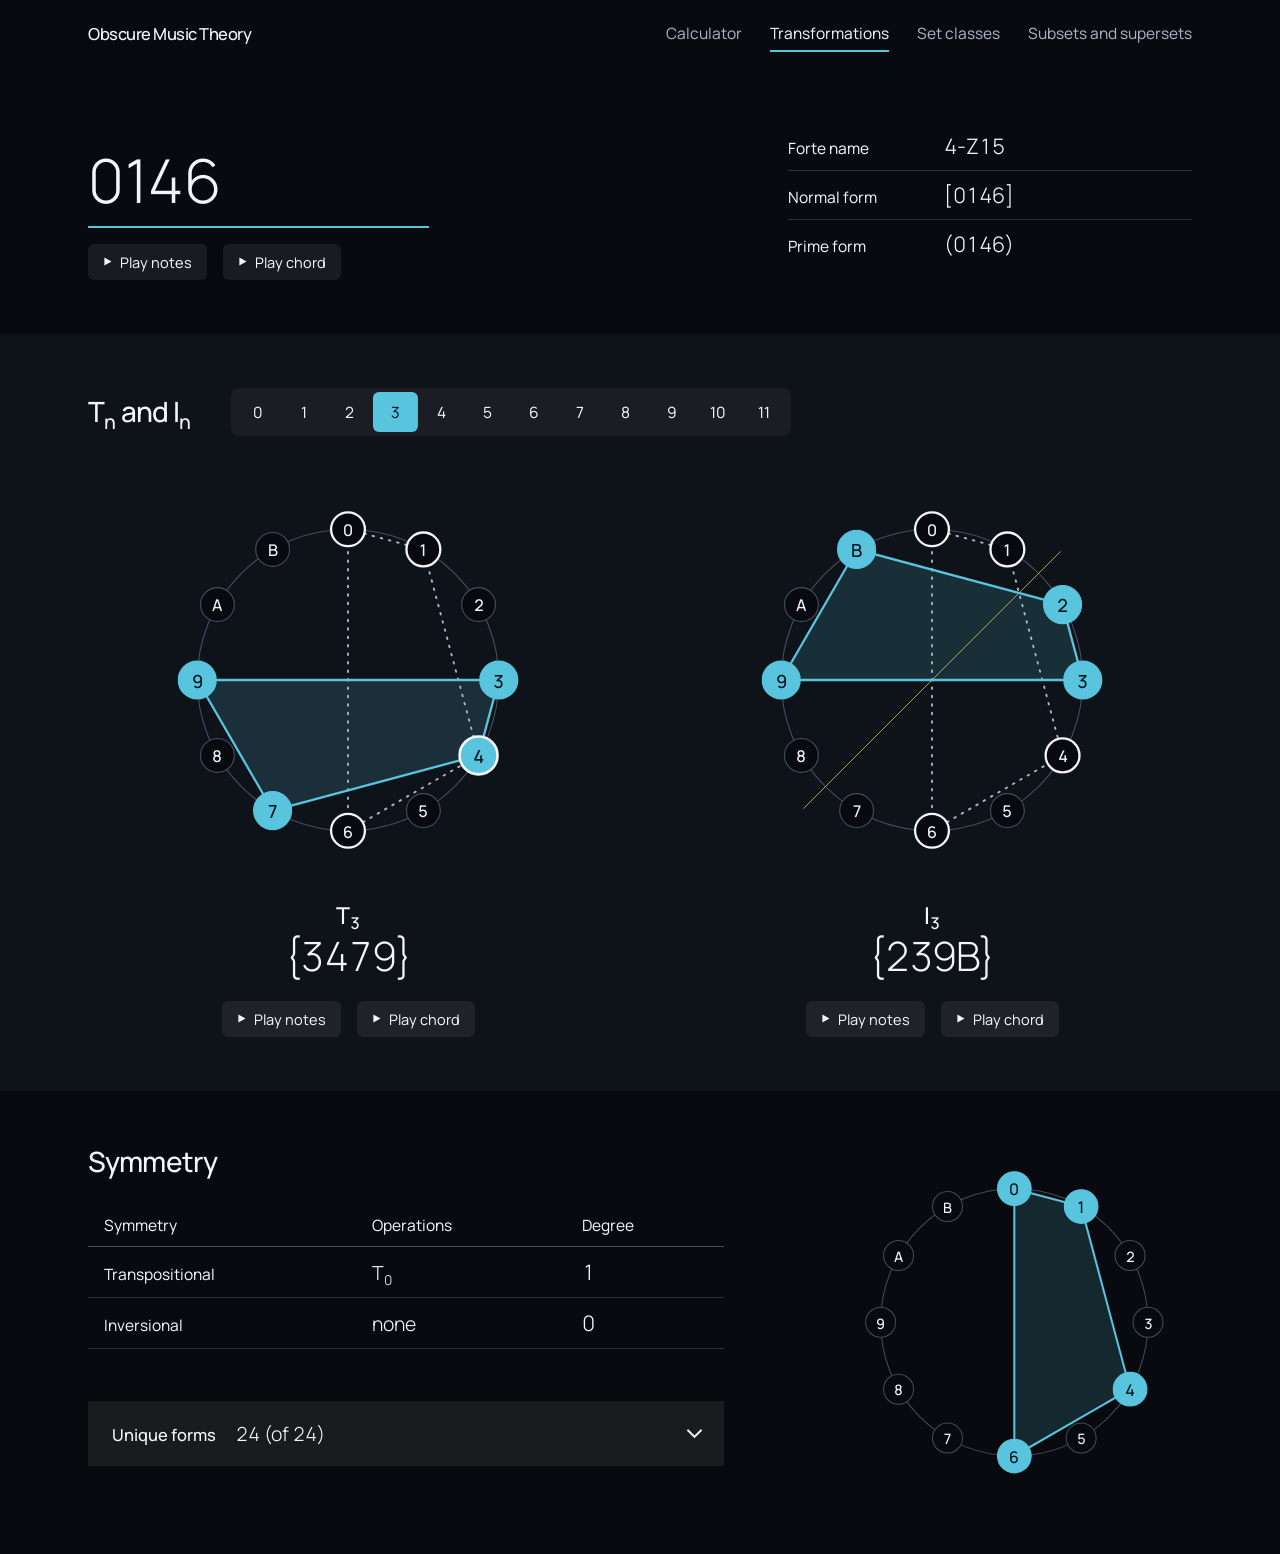
<file: transformations.html>
<!doctype html>
<html lang="en">
  <head>
    <meta charset="UTF-8" />
    <meta name="viewport" content="width=device-width, initial-scale=1.0" />
    <meta name="color-scheme" content="dark" />
    <title>Transformations – Obscure Music Theory</title>
    <meta name="description" content="Transposition and inversion of a pitch-class set: Tn, In, the set's symmetry, and all 24 results." />
    <link rel="preconnect" href="https://fonts.googleapis.com" />
    <link rel="preconnect" href="https://fonts.gstatic.com" crossorigin />
    <link rel="stylesheet" href="https://fonts.googleapis.com/css2?family=Manrope:wght@200..700&display=swap" />
    <link rel="stylesheet" href="css/base.css" />
    <link rel="stylesheet" href="css/transformations.css" />
  </head>
  <body>
    <header class="site">
      <div class="bar">
        <a class="logo" href="index.html">Obscure Music Theory</a>
        <nav aria-label="Pages">
          <a href="calculator.html" data-carry="calculator.html">Calculator</a>
          <a href="transformations.html" aria-current="page">Transformations</a>
          <a href="set-classes.html">Set classes</a>
          <a href="subsets-and-supersets.html" data-carry="subsets-and-supersets.html">Subsets and supersets</a>
        </nav>
      </div>
    </header>

    <main>
      <section class="head wrap">
        <h1 class="sr-only">Transformations</h1>
        <div class="field-wrap">
          <div class="field">
            <input id="pcs-input" type="text" aria-label="Set" autocomplete="off" autocapitalize="characters" spellcheck="false" placeholder="0146" />
          </div>
          <div class="play">
            <button type="button" class="btn" id="play-s-notes"><svg viewBox="0 0 10 10" aria-hidden="true"><path d="M1.5 0.5l8 4.5-8 4.5z" fill="currentColor" /></svg>Play notes</button>
            <button type="button" class="btn" id="play-s-chord"><svg viewBox="0 0 10 10" aria-hidden="true"><path d="M1.5 0.5l8 4.5-8 4.5z" fill="currentColor" /></svg>Play chord</button>
          </div>
        </div>
        <div class="ptable head-props" aria-live="polite">
          <div class="prow">
            <span class="pname">Forte name</span>
            <span class="pval" id="h-forte"></span>
          </div>
          <div class="prow">
            <span class="pname">Normal form</span>
            <span class="pval" id="h-normal"></span>
          </div>
          <div class="prow">
            <span class="pname">Prime form</span>
            <span class="pval" id="h-prime"></span>
          </div>
        </div>
      </section>

      <section class="band section data" id="sec-ops" aria-labelledby="h-op">
        <div class="wrap" data-reveal>
          <div class="op-bar">
            <h2 id="h-op">T<sub>n</sub> and I<sub>n</sub></h2>
            <div class="track" id="n-seg" role="group" aria-label="n"></div>
          </div>
          <div class="pair">
            <figure class="fig">
              <div class="clock" id="clock-t"></div>
              <figcaption>
                <p class="opname" id="name-t"></p>
                <p class="res" id="res-t"></p>
                <div class="play">
                  <button type="button" class="btn" id="play-t-notes"><svg viewBox="0 0 10 10" aria-hidden="true"><path d="M1.5 0.5l8 4.5-8 4.5z" fill="currentColor" /></svg>Play notes</button>
                  <button type="button" class="btn" id="play-t-chord"><svg viewBox="0 0 10 10" aria-hidden="true"><path d="M1.5 0.5l8 4.5-8 4.5z" fill="currentColor" /></svg>Play chord</button>
                </div>
              </figcaption>
            </figure>
            <figure class="fig">
              <div class="clock" id="clock-i"></div>
              <figcaption>
                <p class="opname" id="name-i"></p>
                <p class="res" id="res-i"></p>
                <div class="play">
                  <button type="button" class="btn" id="play-i-notes"><svg viewBox="0 0 10 10" aria-hidden="true"><path d="M1.5 0.5l8 4.5-8 4.5z" fill="currentColor" /></svg>Play notes</button>
                  <button type="button" class="btn" id="play-i-chord"><svg viewBox="0 0 10 10" aria-hidden="true"><path d="M1.5 0.5l8 4.5-8 4.5z" fill="currentColor" /></svg>Play chord</button>
                </div>
              </figcaption>
            </figure>
          </div>
        </div>
      </section>

      <section class="section data" aria-labelledby="h-sym">
        <div class="wrap cols" data-reveal>
          <div class="sym-text">
            <h2 id="h-sym">Symmetry</h2>
            <table class="stable">
              <thead>
                <tr><th scope="col">Symmetry</th><th scope="col">Operations</th><th scope="col">Degree</th></tr>
              </thead>
              <tbody>
                <tr><th scope="row">Transpositional</th><td><span id="s-tn"></span></td><td><span class="deg" id="s-tn-n"></span></td></tr>
                <tr><th scope="row">Inversional</th><td><span id="s-tni"></span></td><td><span class="deg" id="s-tni-n"></span></td></tr>
              </tbody>
            </table>
            <details class="appendix">
              <summary>
                <span class="a-name">Unique forms</span>
                <span class="a-val"><span id="s-forms"></span> (of 24)</span>
                <span class="chev" aria-hidden="true"></span>
              </summary>
              <table class="ttable" id="ttable" aria-label="All 24 transpositions and inversions">
                <thead>
                  <tr><th scope="col">n</th><th scope="col">T<sub>n</sub></th><th scope="col">I<sub>n</sub></th></tr>
                </thead>
                <tbody></tbody>
              </table>
            </details>
          </div>
          <div class="sym-clock clock" id="clock-s"></div>
        </div>
      </section>
    </main>

    <script src="js/forte-table.js"></script>
    <script src="js/theory.js"></script>
    <script src="js/common.js?v=4"></script>
    <script src="js/site.js"></script>
    <script src="js/transformations.js"></script>
  </body>
</html>
</file>
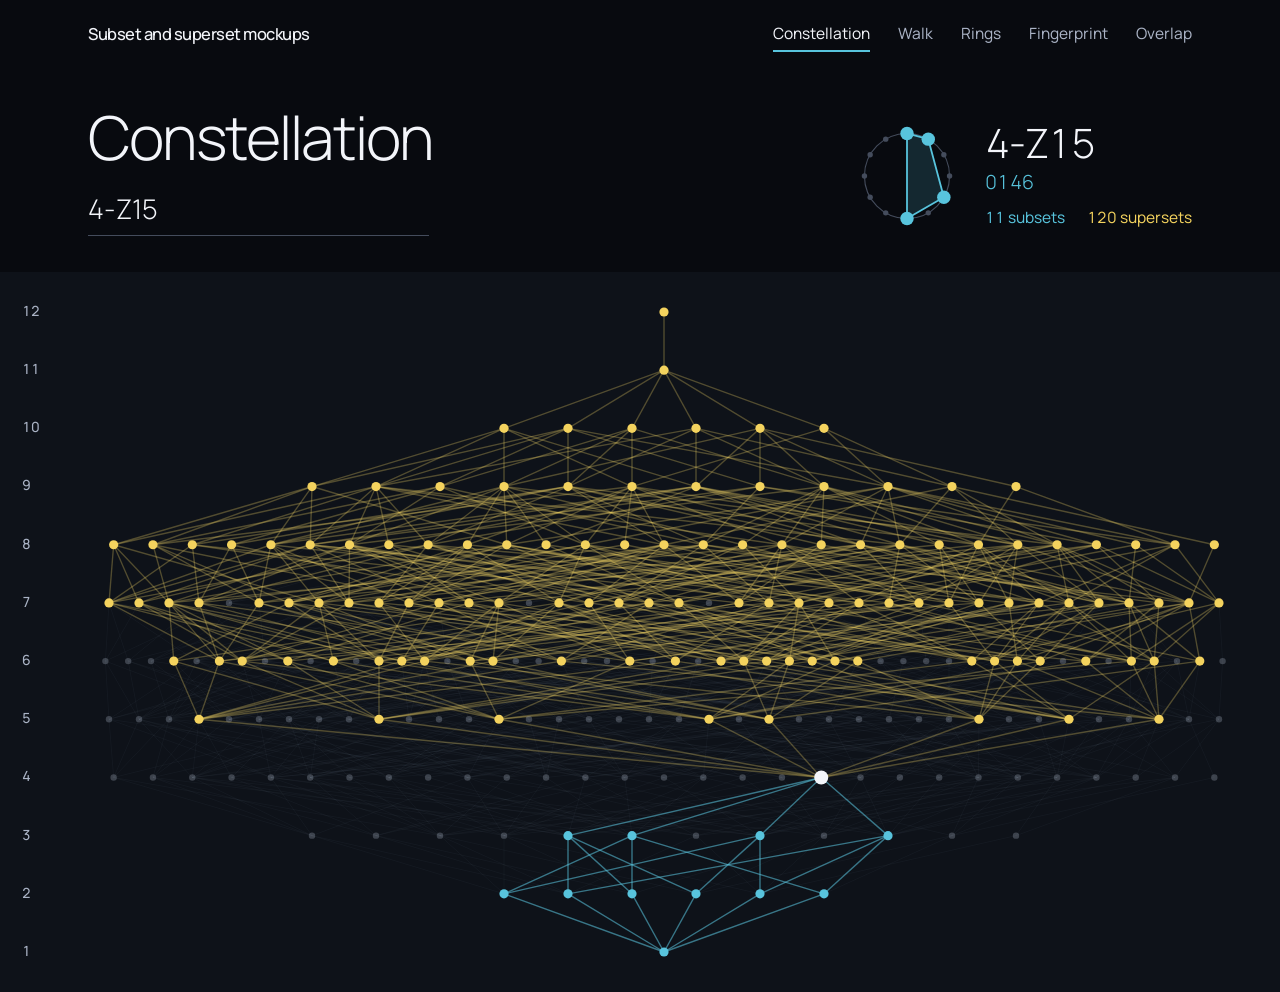
<file: mockups/constellation.html>
<!doctype html>
<html lang="en">
  <head>
    <meta charset="UTF-8" />
    <meta name="viewport" content="width=device-width, initial-scale=1.0" />
    <meta name="color-scheme" content="dark" />
    <title>Constellation – Subset and superset mockups</title>
    <link rel="preconnect" href="https://fonts.googleapis.com" />
    <link rel="preconnect" href="https://fonts.gstatic.com" crossorigin />
    <link rel="stylesheet" href="https://fonts.googleapis.com/css2?family=Manrope:wght@200..700&display=swap" />
    <link rel="stylesheet" href="../css/base.css" />
    <link rel="stylesheet" href="mock.css" />
    <style>
      .top { display: grid; grid-template-columns: minmax(0, 1fr) auto; gap: 24px 48px; align-items: end; }
      .top .field { margin-top: 18px; max-width: 22rem; }
      .sel { display: flex; align-items: center; gap: 22px; min-height: 120px; }
      .sel-clock { width: 112px; flex: none; }
      .sel-name { font-size: 2.6rem; font-weight: var(--w-display); letter-spacing: var(--track); line-height: 1; }
      .sel-prime { margin-top: 4px; font-size: 1.25rem; color: var(--blue); letter-spacing: 0.02em; }
      .sel-count { margin-top: 10px; display: flex; gap: 22px; font-weight: var(--w-label); }
      .sel-count .sub { color: var(--blue); }
      .sel-count .sup { color: var(--yellow); }
      .sel.is-empty .sel-clock, .sel.is-empty .sel-prime, .sel.is-empty .sel-count { visibility: hidden; }
      .sel.is-empty .sel-name { color: var(--muted); font-size: 1.5rem; font-weight: var(--w-body); }

      .map { background: var(--band); }
      .scroller { position: relative; overflow-x: auto; }
      #cv { display: block; margin: 0 auto; cursor: default; }
      .tip {
        position: absolute;
        z-index: 2;
        padding: 6px 10px;
        background: var(--hub);
        border-radius: 6px;
        font-weight: var(--w-label);
        pointer-events: none;
        white-space: nowrap;
        transform: translate(-50%, -100%);
      }
      .tip span { margin-left: 8px; color: var(--blue); }

      @media (max-width: 800px) { .top { grid-template-columns: minmax(0, 1fr); } }
    </style>
  </head>
  <body>
    <header class="site">
      <div class="bar">
        <a class="logo" href="index.html">Subset and superset mockups</a>
        <nav aria-label="Mockups">
          <a href="constellation.html" aria-current="page">Constellation</a>
          <a href="walk.html">Walk</a>
          <a href="rings.html">Rings</a>
          <a href="fingerprint.html">Fingerprint</a>
          <a href="overlap.html">Overlap</a>
        </nav>
      </div>
    </header>

    <main>
      <section class="wrap top page-head rise">
        <div>
          <h1 class="title">Constellation</h1>
          <div class="field"><input id="q" type="text" aria-label="Search" autocomplete="off" spellcheck="false" placeholder="4-Z15 or 0146" /></div>
        </div>
        <div class="sel is-empty" id="sel" aria-live="polite">
          <div class="sel-clock" id="sel-clock"></div>
          <div>
            <p class="sel-name" id="s-name">Choose a set class</p>
            <p class="sel-prime" id="s-prime"></p>
            <p class="sel-count"><span class="sub" id="s-sub"></span><span class="sup" id="s-sup"></span></p>
          </div>
        </div>
      </section>

      <section class="map">
        <div class="scroller" id="scroller">
          <canvas id="cv" aria-label="Lattice of all 223 set classes, one row for each cardinality"></canvas>
          <div class="tip" id="tip" hidden></div>
        </div>
      </section>
    </main>

    <script src="../js/forte-table.js"></script>
    <script src="../js/theory.js"></script>
    <script src="lattice.js"></script>
    <script>
      (() => {
        const css = getComputedStyle(document.documentElement);
        const col = (v) => css.getPropertyValue(v).trim();
        const BLUE = col('--blue'), YELLOW = col('--yellow'), TEXT = col('--text'), MUTED = col('--muted');
        const $ = (id) => document.getElementById(id);
        const cv = $('cv'), ctx = cv.getContext('2d'), tip = $('tip'), scroller = $('scroller');

        // ---- rows by cardinality, ordered to keep the lines short ----
        const rows = new Map();
        for (let k = 1; k <= 12; k++) rows.set(k, LAT.classes.filter((c) => c.prime.length === k).map((c) => c.name));
        const refX = new Map();
        const place = (k) => {
          const names = rows.get(k);
          const sp = Math.min(64, 900 / names.length);
          names.forEach((n, i) => refX.set(n, (i - (names.length - 1) / 2) * sp));
        };
        for (let k = 1; k <= 12; k++) place(k);
        const bary = (n, nbrs) => {
          const xs = [...nbrs.get(n)].map((m) => refX.get(m));
          return xs.length ? xs.reduce((a, b) => a + b, 0) / xs.length : refX.get(n);
        };
        const sortRow = (k, nbrs) => {
          const names = rows.get(k);
          const b = new Map(names.map((n) => [n, bary(n, nbrs)]));
          names.sort((a, c) => b.get(a) - b.get(c));
          place(k);
        };
        for (let it = 0; it < 8; it++) {
          for (let k = 2; k <= 12; k++) sortRow(k, LAT.children);
          for (let k = 11; k >= 1; k--) sortRow(k, LAT.parents);
        }

        // ---- layout ----
        let W = 0, dpr = 1;
        const H = 720;
        const pos = new Map();
        const yOf = (k) => 40 + (12 - k) * ((H - 80) / 11);
        function layout() {
          W = Math.max(scroller.clientWidth, 980);
          dpr = window.devicePixelRatio || 1;
          cv.width = W * dpr;
          cv.height = H * dpr;
          cv.style.width = W + 'px';
          cv.style.height = H + 'px';
          const usable = W - 140;
          for (const [k, names] of rows) {
            const sp = Math.min(64, usable / names.length);
            names.forEach((n, i) => pos.set(n, { x: W / 2 + 24 + (i - (names.length - 1) / 2) * sp, y: yOf(k), sp }));
          }
          draw(performance.now());
        }

        // ---- state ----
        let sel = null, hov = null, down = new Map(), up = new Map(), t0 = 0, raf = 0;
        const clamp = (v) => Math.max(0, Math.min(1, v));
        function info(n) {
          if (!sel) return null;
          if (n === sel) return { role: 'sel', a: 1 };
          const el = performance.now() - t0;
          if (down.has(n)) return { role: 'down', a: clamp((el - down.get(n) * 70) / 240) };
          if (up.has(n)) return { role: 'up', a: clamp((el - up.get(n) * 70) / 240) };
          return null;
        }

        function draw() {
          ctx.setTransform(dpr, 0, 0, dpr, 0, 0);
          ctx.clearRect(0, 0, W, H);

          ctx.font = '500 14px Manrope, system-ui, sans-serif';
          ctx.fillStyle = MUTED;
          ctx.textBaseline = 'middle';
          for (const k of rows.keys()) ctx.fillText(String(k), 22, yOf(k));

          // every edge, one path
          ctx.lineWidth = 1;
          ctx.strokeStyle = sel ? 'rgba(170,179,197,0.045)' : 'rgba(170,179,197,0.13)';
          ctx.beginPath();
          for (const [p, cs] of LAT.children) for (const c of cs) {
            const A = pos.get(p), B = pos.get(c);
            ctx.moveTo(A.x, A.y);
            ctx.lineTo(B.x, B.y);
          }
          ctx.stroke();

          // edges on a path to or from the pinned class
          if (sel) {
            ctx.lineWidth = 1.4;
            for (const [p, cs] of LAT.children) for (const c of cs) {
              const ip = info(p), ic = info(c);
              if (!ip || !ic) continue;
              const isDown = ic.role === 'down' && (ip.role === 'down' || ip.role === 'sel');
              const isUp = ip.role === 'up' && (ic.role === 'up' || ic.role === 'sel');
              if (!isDown && !isUp) continue;
              ctx.globalAlpha = Math.min(ip.a, ic.a) * (isDown ? 0.55 : 0.28);
              ctx.strokeStyle = isDown ? BLUE : YELLOW;
              const A = pos.get(p), B = pos.get(c);
              ctx.beginPath();
              ctx.moveTo(A.x, A.y);
              ctx.lineTo(B.x, B.y);
              ctx.stroke();
            }
            ctx.globalAlpha = 1;
          }

          // direct neighbours of the hovered node
          if (hov && hov !== sel) {
            ctx.lineWidth = 1.6;
            ctx.strokeStyle = 'rgba(243,245,250,0.7)';
            const H0 = pos.get(hov);
            ctx.beginPath();
            for (const m of [...LAT.parents.get(hov), ...LAT.children.get(hov)]) {
              const M = pos.get(m);
              ctx.moveTo(H0.x, H0.y);
              ctx.lineTo(M.x, M.y);
            }
            ctx.stroke();
          }

          // nodes
          for (const [n, p] of pos) {
            const i = info(n);
            ctx.globalAlpha = sel ? 0.3 : 0.7;
            ctx.fillStyle = MUTED;
            ctx.beginPath();
            ctx.arc(p.x, p.y, 3.2, 0, 7);
            ctx.fill();
            if (i && i.role !== 'sel') {
              ctx.globalAlpha = i.a;
              ctx.fillStyle = i.role === 'down' ? BLUE : YELLOW;
              ctx.beginPath();
              ctx.arc(p.x, p.y, 4.6 + (1 - i.a) * 4, 0, 7);
              ctx.fill();
            }
          }
          ctx.globalAlpha = 1;
          if (sel) {
            const p = pos.get(sel);
            ctx.fillStyle = TEXT;
            ctx.beginPath();
            ctx.arc(p.x, p.y, 7, 0, 7);
            ctx.fill();
          }
          if (hov) {
            const p = pos.get(hov);
            ctx.strokeStyle = TEXT;
            ctx.lineWidth = 1.6;
            ctx.beginPath();
            ctx.arc(p.x, p.y, 9, 0, 7);
            ctx.stroke();
          }
        }

        const SPAN = 12 * 70 + 300;
        function tick() {
          raf = 0;
          draw();
          if (sel && performance.now() - t0 < SPAN) raf = requestAnimationFrame(tick);
        }
        const redraw = () => { if (!raf) raf = requestAnimationFrame(tick); };

        // ---- selection ----
        function readout() {
          const box = $('sel');
          if (!sel) { box.classList.add('is-empty'); $('s-name').textContent = 'Choose a set class'; return; }
          const c = LAT.byName.get(sel);
          box.classList.remove('is-empty');
          $('s-name').textContent = c.name;
          $('s-prime').textContent = LAT.label(c.prime);
          $('s-sub').textContent = down.size + (down.size === 1 ? ' subset' : ' subsets');
          $('s-sup').textContent = up.size + (up.size === 1 ? ' superset' : ' supersets');
          $('sel-clock').innerHTML = LAT.clock({ on: c.prime });
        }
        function select(name) {
          sel = name;
          down = name ? LAT.below(name) : new Map();
          up = name ? LAT.above(name) : new Map();
          t0 = performance.now();
          readout();
          redraw();
        }

        // ---- pointer ----
        const hit = (e) => {
          const r = cv.getBoundingClientRect();
          const x = e.clientX - r.left, y = e.clientY - r.top;
          let best = null, bd = 12 * 12;
          for (const [n, p] of pos) {
            const d = (p.x - x) ** 2 + (p.y - y) ** 2;
            if (d < bd) { bd = d; best = n; }
          }
          return best;
        };
        cv.addEventListener('mousemove', (e) => {
          const n = hit(e);
          if (n !== hov) {
            hov = n;
            cv.style.cursor = n ? 'pointer' : 'default';
            if (n) {
              const p = pos.get(n);
              tip.hidden = false;
              tip.innerHTML = `${n}<span>${LAT.label(LAT.byName.get(n).prime)}</span>`;
              tip.style.left = p.x + 'px';
              tip.style.top = p.y - 14 + 'px';
            } else tip.hidden = true;
            redraw();
          }
        });
        cv.addEventListener('mouseleave', () => { hov = null; tip.hidden = true; redraw(); });
        cv.addEventListener('click', (e) => {
          const n = hit(e);
          $('q').value = n || '';
          select(n === sel ? null : n);
        });
        window.addEventListener('keydown', (e) => { if (e.key === 'Escape') select(null); });

        $('q').addEventListener('input', (e) => {
          const c = LAT.find(e.target.value);
          if (c) select(c.name);
        });

        new ResizeObserver(layout).observe(scroller);
        layout();
        select('4-Z15');
        $('q').value = '4-Z15';
      })();
    </script>
  </body>
</html>
</file>
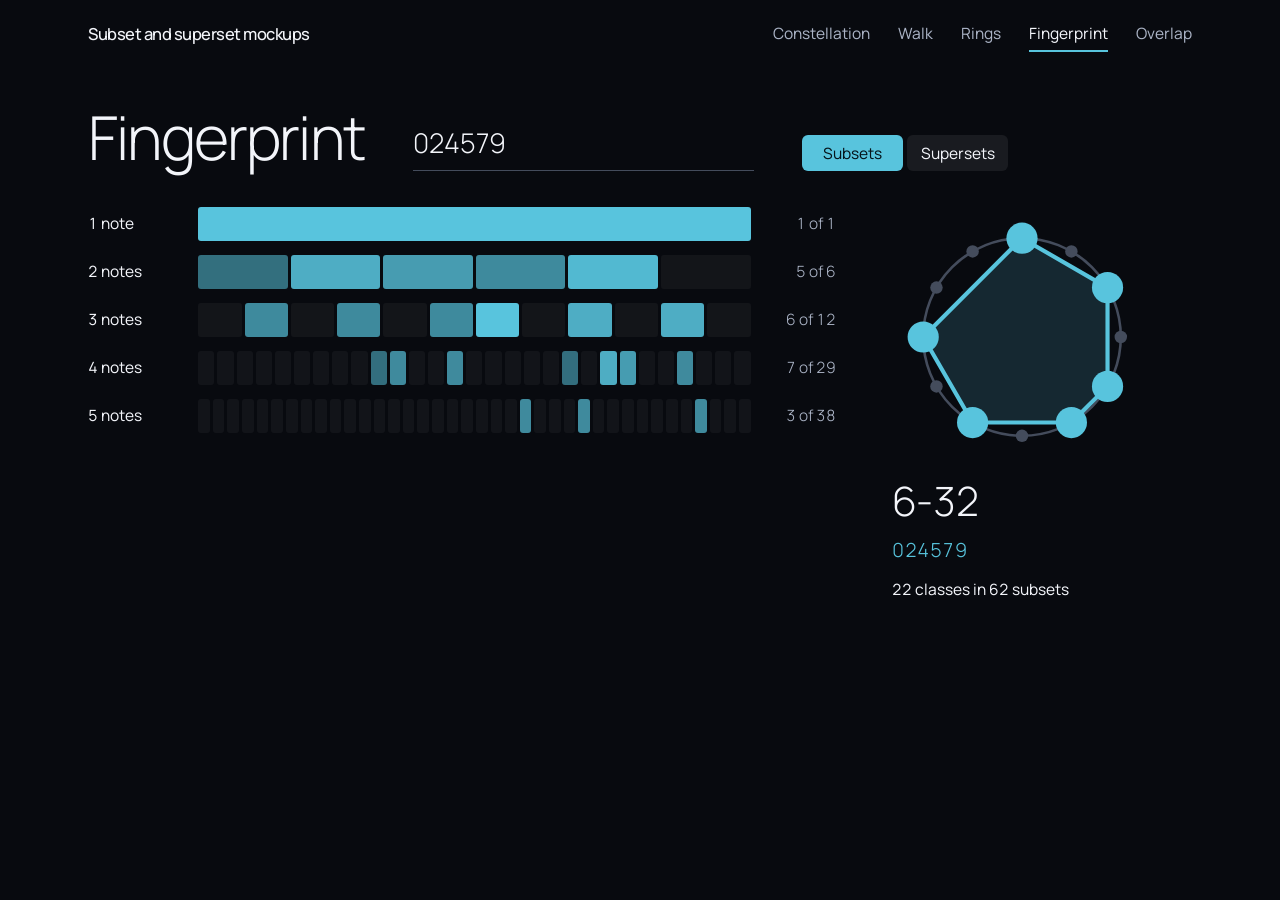
<file: mockups/fingerprint.html>
<!doctype html>
<html lang="en">
  <head>
    <meta charset="UTF-8" />
    <meta name="viewport" content="width=device-width, initial-scale=1.0" />
    <meta name="color-scheme" content="dark" />
    <title>Fingerprint – Subset and superset mockups</title>
    <link rel="preconnect" href="https://fonts.googleapis.com" />
    <link rel="preconnect" href="https://fonts.gstatic.com" crossorigin />
    <link rel="stylesheet" href="https://fonts.googleapis.com/css2?family=Manrope:wght@200..700&display=swap" />
    <link rel="stylesheet" href="../css/base.css" />
    <link rel="stylesheet" href="mock.css" />
    <style>
      .layout { display: grid; grid-template-columns: minmax(0, 1fr); gap: 36px 56px; padding-bottom: 72px; align-items: start; }
      @media (min-width: 901px) { .layout { grid-template-columns: minmax(0, 1fr) 300px; } }

      .strips { display: flex; flex-direction: column; gap: 14px; }
      .strip-row { display: grid; grid-template-columns: 6.2rem minmax(0, 1fr) 4.6rem; align-items: center; gap: 14px; animation: cell 0.6s var(--ease) backwards; animation-delay: calc(var(--i) * 45ms); }
      .strip-row .k { font-weight: var(--w-label); }
      .strip-row .tot { text-align: right; color: var(--muted); }
      .strip { display: grid; grid-template-columns: repeat(var(--n), minmax(0, 1fr)); gap: 3px; }
      .cell { height: 34px; padding: 0; border: 0; border-radius: 3px; background: rgba(255, 255, 255, 0.045); cursor: pointer; transition: transform 0.3s var(--spring), outline-color 0.2s; outline: 2px solid transparent; outline-offset: 1px; }
      .cell.has { background: rgba(88, 196, 221, var(--a)); }
      .cell:hover { transform: scaleY(1.28); outline-color: var(--text); }
      .cell.pinned { outline-color: var(--yellow); transform: scaleY(1.28); }
      .cell:focus-visible { outline-color: var(--yellow); }

      .detail { position: sticky; top: 20px; display: flex; flex-direction: column; gap: 14px; }
      .detail .clock-box { max-width: 260px; }
      .d-name { font-size: 2.6rem; font-weight: var(--w-display); letter-spacing: var(--track); line-height: 1; }
      .d-prime { color: var(--blue); font-size: 1.25rem; letter-spacing: 0.03em; }
      .d-count { font-weight: var(--w-label); }
      .d-list { color: var(--muted); line-height: 1.7; overflow-wrap: anywhere; }
      .d-list b { color: var(--text); font-weight: var(--w-head); }
      .mc-dot.dim { fill: var(--line-strong); }
    </style>
  </head>
  <body>
    <header class="site">
      <div class="bar">
        <a class="logo" href="index.html">Subset and superset mockups</a>
        <nav aria-label="Mockups">
          <a href="constellation.html">Constellation</a>
          <a href="walk.html">Walk</a>
          <a href="rings.html">Rings</a>
          <a href="fingerprint.html" aria-current="page">Fingerprint</a>
          <a href="overlap.html">Overlap</a>
        </nav>
      </div>
    </header>

    <main>
      <section class="wrap page-head rise">
        <h1 class="title">Fingerprint</h1>
        <div class="field"><input id="q" type="text" aria-label="Set" autocomplete="off" autocapitalize="characters" spellcheck="false" placeholder="0146" value="024579" /></div>
        <div class="seg pair" role="group" aria-label="Direction">
          <button type="button" data-dir="down" aria-pressed="true">Subsets</button>
          <button type="button" data-dir="up" aria-pressed="false">Supersets</button>
        </div>
      </section>

      <section class="wrap layout">
        <div class="strips" id="strips"></div>
        <aside class="detail" aria-live="polite">
          <div class="clock-box" id="d-clock"></div>
          <p class="d-name" id="d-name"></p>
          <p class="d-prime" id="d-prime"></p>
          <p class="d-count" id="d-count"></p>
          <p class="d-list" id="d-list"></p>
        </aside>
      </section>
    </main>

    <script src="../js/forte-table.js"></script>
    <script src="../js/theory.js"></script>
    <script src="lattice.js"></script>
    <script>
      (() => {
        const $ = (id) => document.getElementById(id);
        let dir = 'down';
        let set = [];
        let data = new Map();
        let pinned = null, shown = null, cycle = 0, timer = 0;

        const read = (t) => {
          const out = [];
          for (const ch of t.toUpperCase()) {
            if (ch >= '0' && ch <= '9') out.push(Number(ch));
            else if (ch === 'A') out.push(10);
            else if (ch === 'B') out.push(11);
          }
          return PC.toPcs(out);
        };

        function build() {
          set = read($('q').value);
          pinned = null;
          if (!set.length) { $('strips').innerHTML = ''; return; }
          data = LAT.content(set, dir);
          const n = set.length;
          const cards = dir === 'down' ? [...Array(n - 1).keys()].map((i) => i + 1) : [...Array(12 - n).keys()].map((i) => n + 1 + i);
          const max = Math.max(1, ...[...data.values()].map((a) => a.length));
          $('strips').innerHTML = cards.map((k, i) => {
            const names = LAT.classes.filter((c) => c.prime.length === k).map((c) => c.name);
            const present = names.filter((nm) => data.has(nm)).length;
            const cells = names.map((nm) => {
              const cnt = data.has(nm) ? data.get(nm).length : 0;
              const a = cnt ? (0.28 + 0.72 * Math.log(1 + cnt) / Math.log(1 + max)).toFixed(2) : 0;
              return `<button type="button" class="cell${cnt ? ' has' : ''}" style="--a:${a}" data-name="${nm}" aria-label="${nm}, ${cnt}"></button>`;
            }).join('');
            return `<div class="strip-row" style="--i:${i}"><span class="k">${k} ${k === 1 ? 'note' : 'notes'}</span><div class="strip" style="--n:${names.length}">${cells}</div><span class="tot">${present} of ${names.length}</span></div>`;
          }).join('');
          show(null);
        }

        function show(name) {
          clearInterval(timer);
          shown = name;
          cycle = 0;
          if (!name) {
            const c = PC.forteClass(set);
            $('d-clock').innerHTML = LAT.clock({ on: set });
            $('d-name').textContent = c.name;
            $('d-prime').textContent = LAT.label(set);
            const total = [...data.values()].reduce((a, b) => a + b.length, 0);
            $('d-count').textContent = `${data.size} classes in ${total} ${dir === 'down' ? 'subsets' : 'supersets'}`;
            $('d-list').textContent = '';
            return;
          }
          const occ = data.get(name) || [];
          const c = LAT.byName.get(name);
          $('d-name').textContent = name;
          $('d-prime').textContent = LAT.label(c.prime);
          $('d-count').textContent = occ.length ? `${occ.length} ${occ.length === 1 ? 'time' : 'times'}` : 'Not present';
          const paint = () => {
            if (!occ.length) { $('d-clock').innerHTML = LAT.clock({ on: set }); $('d-list').textContent = ''; return; }
            const cur = occ[cycle % occ.length];
            const spec = dir === 'down' ? { on: cur, ghost: [] } : { on: set, hot: cur.filter((p) => !set.includes(p)) };
            $('d-clock').innerHTML = LAT.clock(spec);
            if (dir === 'down') {
              // the notes of the set that are not in this subset stay visible, dimmed
              const dim = set.filter((p) => !cur.includes(p));
              const svg = $('d-clock').querySelector('svg');
              dim.forEach((p) => {
                const [x, y] = LAT.pos(p, 38);
                svg.insertAdjacentHTML('beforeend', `<circle class="mc-dot ghost" cx="${x.toFixed(1)}" cy="${y.toFixed(1)}" r="6"/>`);
              });
            }
            const shownList = occ.slice(0, 10).map((o, i) => (i === cycle % occ.length ? `<b>${LAT.label(o)}</b>` : LAT.label(o)));
            $('d-list').innerHTML = shownList.join('&ensp;') + (occ.length > 10 ? `&ensp;+${occ.length - 10} more` : '');
          };
          paint();
          if (occ.length > 1) timer = setInterval(() => { cycle++; paint(); }, 850);
        }

        $('strips').addEventListener('mouseover', (e) => {
          const b = e.target.closest('[data-name]');
          if (b && !pinned) show(b.dataset.name);
        });
        $('strips').addEventListener('focusin', (e) => {
          const b = e.target.closest('[data-name]');
          if (b && !pinned) show(b.dataset.name);
        });
        $('strips').addEventListener('mouseleave', () => { if (!pinned) show(null); });
        $('strips').addEventListener('click', (e) => {
          const b = e.target.closest('[data-name]');
          if (!b) return;
          document.querySelectorAll('.cell.pinned').forEach((x) => x.classList.remove('pinned'));
          if (pinned === b.dataset.name) { pinned = null; show(null); return; }
          pinned = b.dataset.name;
          b.classList.add('pinned');
          show(pinned);
        });

        $('q').addEventListener('input', (e) => {
          const clean = e.target.value.replace(/[^0-9abAB]/g, '').toUpperCase();
          if (clean !== e.target.value) e.target.value = clean;
          build();
        });
        document.querySelectorAll('[data-dir]').forEach((b) => b.addEventListener('click', () => {
          dir = b.dataset.dir;
          document.querySelectorAll('[data-dir]').forEach((o) => o.setAttribute('aria-pressed', String(o === b)));
          build();
        }));

        build();
      })();
    </script>
  </body>
</html>
</file>
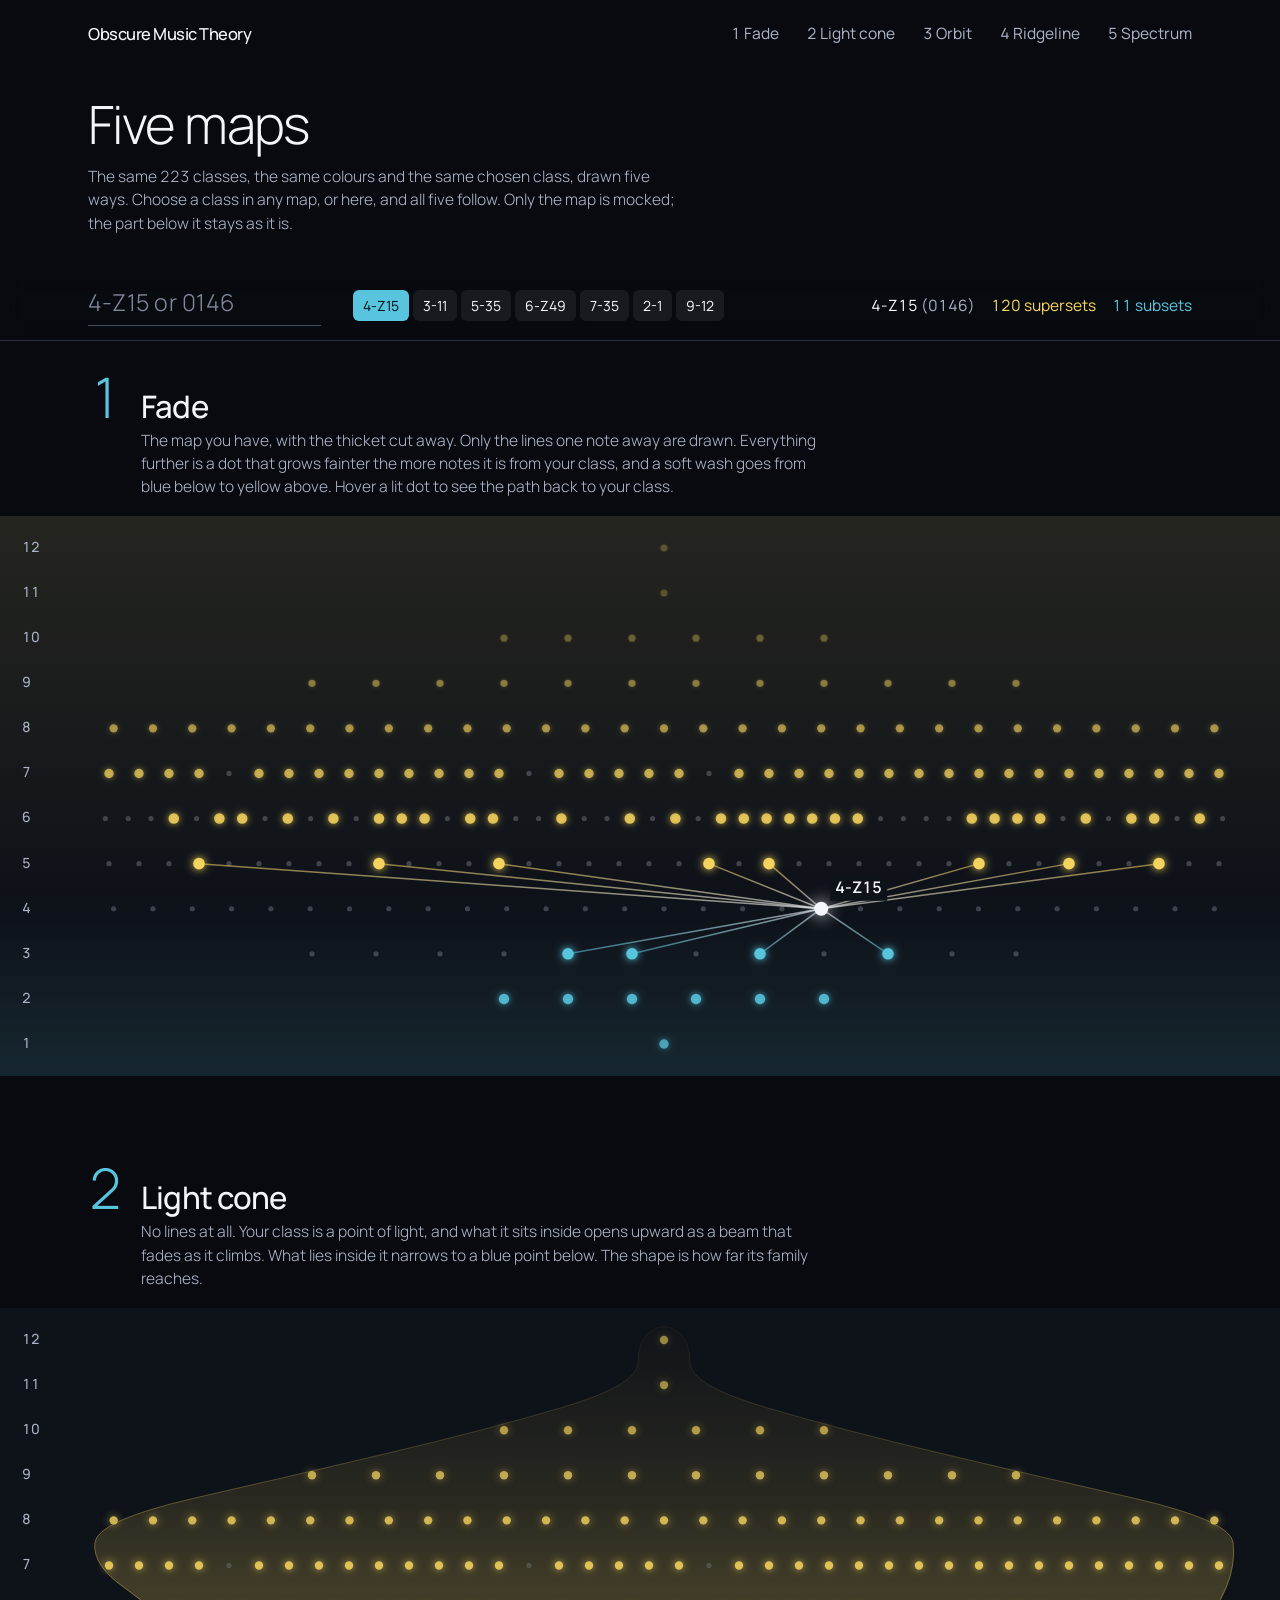
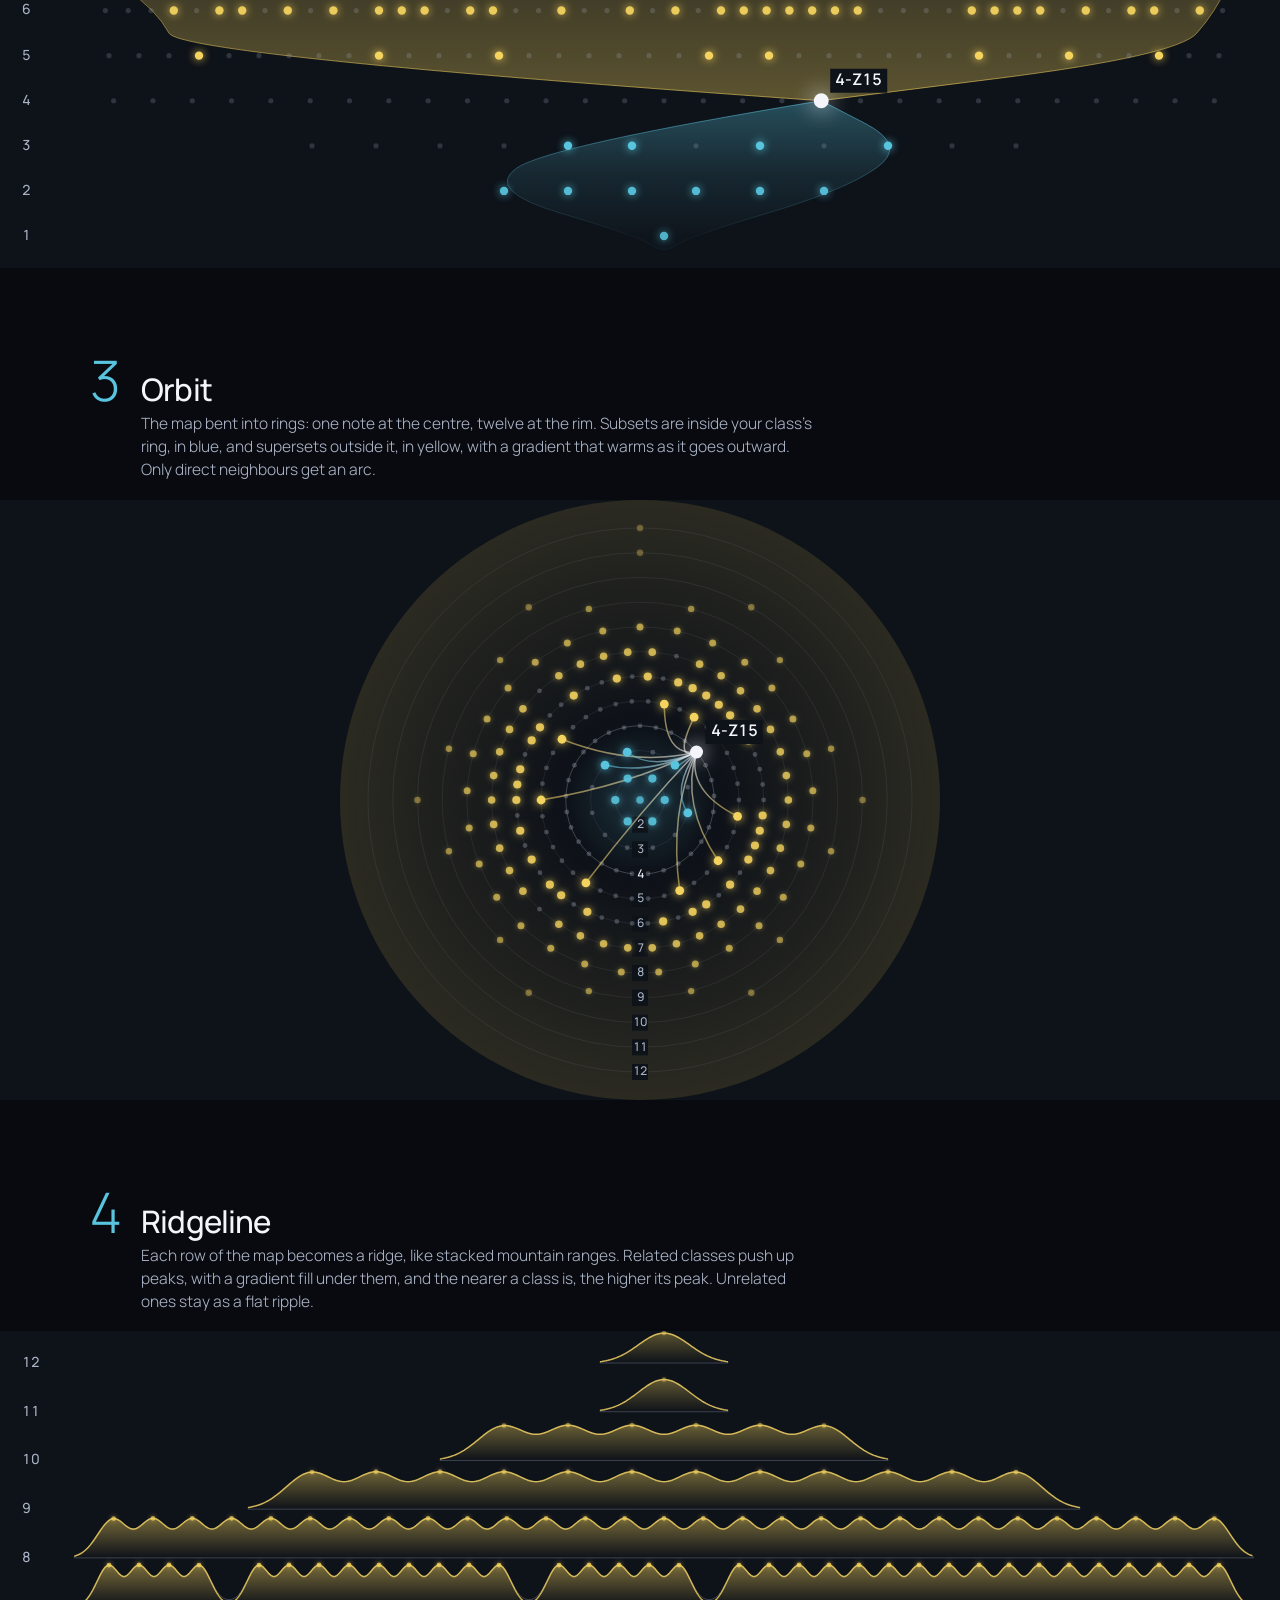
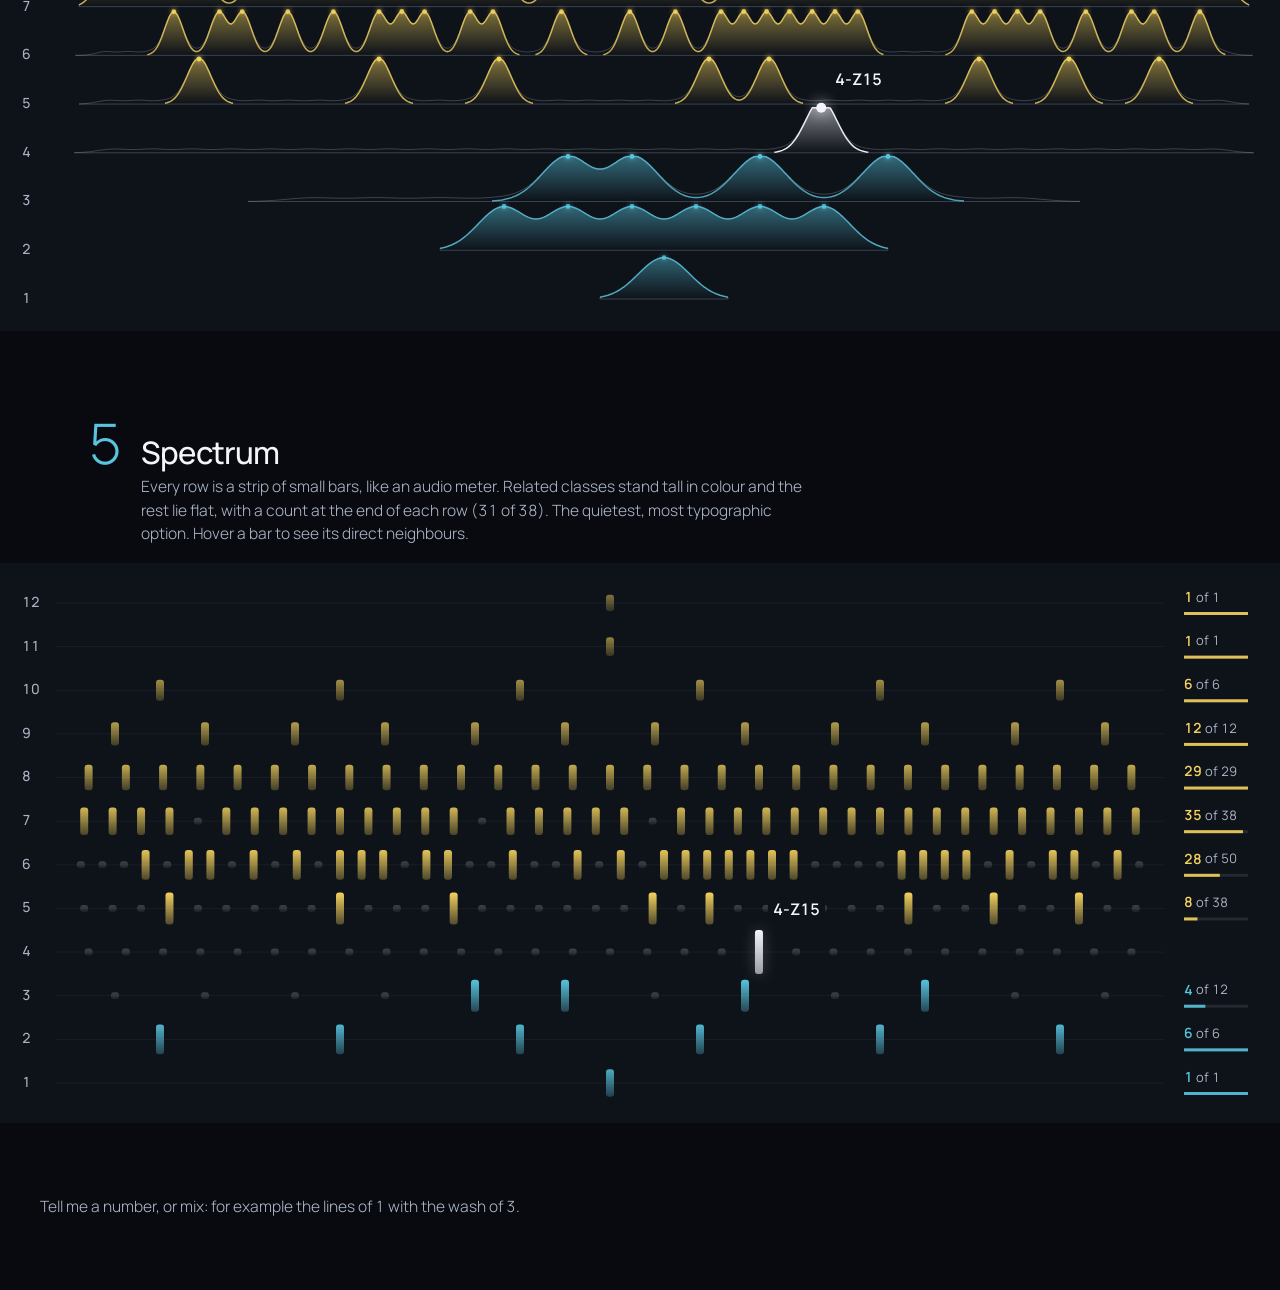
<file: mockups/map-variants.html>
<!doctype html>
<html lang="en">
  <head>
    <meta charset="UTF-8" />
    <meta name="viewport" content="width=device-width, initial-scale=1.0" />
    <meta name="color-scheme" content="dark" />
    <title>Map variants – Subsets and supersets</title>
    <link rel="preconnect" href="https://fonts.googleapis.com" />
    <link rel="preconnect" href="https://fonts.gstatic.com" crossorigin />
    <link rel="stylesheet" href="https://fonts.googleapis.com/css2?family=Manrope:wght@200..700&display=swap" />
    <link rel="stylesheet" href="../css/base.css" />
    <style>
      .pick {
        position: sticky;
        top: 0;
        z-index: 5;
        background: rgba(8, 10, 15, 0.9);
        backdrop-filter: blur(12px);
        -webkit-backdrop-filter: blur(12px);
        border-bottom: 1px solid var(--line);
      }
      .pick .in { display: flex; flex-wrap: wrap; align-items: center; gap: 12px 32px; padding-top: 14px; padding-bottom: 14px; }
      .pick .field { flex: 0 1 15rem; }
      .pick .field input { font-size: 1.5rem; }
      .pick .seg button { min-width: 0; padding: 6px 10px; font-size: 0.9rem; }
      .pick .read { margin-left: auto; font-weight: var(--w-label); white-space: nowrap; }
      .pick .read .sub { color: var(--blue); }
      .pick .read .sup { color: var(--yellow); margin-left: 16px; }

      .lead { padding-top: clamp(8px, 3vh, 32px); padding-bottom: clamp(20px, 4vh, 40px); }
      .lead .title { font-size: clamp(2.2rem, 4.4vw, 3.4rem); }
      .lead p { margin-top: 12px; max-width: 38rem; color: var(--muted); }

      .v { padding-bottom: 56px; }
      .vhead { display: grid; grid-template-columns: auto minmax(0, 1fr); gap: 0 20px; align-items: baseline; padding-top: 28px; padding-bottom: 18px; }
      .vhead .num { font-size: clamp(2.4rem, 5vw, 3.6rem); font-weight: var(--w-display); line-height: 1; color: var(--blue); letter-spacing: var(--track); }
      .vhead h2 { font-size: clamp(1.5rem, 2.8vw, 2rem); }
      .vhead p { grid-column: 2; color: var(--muted); max-width: 44rem; margin-top: 4px; }

      .scroller { position: relative; overflow-x: auto; scrollbar-width: thin; }
      .scroller canvas { display: block; margin: 0 auto; cursor: default; }
      .tip {
        position: absolute;
        z-index: 2;
        padding: 6px 10px;
        background: var(--hub);
        border-radius: 6px;
        font-weight: var(--w-label);
        white-space: nowrap;
        pointer-events: none;
        transform: translate(-50%, -100%);
      }
      .tip span { margin-left: 8px; color: var(--blue); }
      .foot { padding: 16px 0 72px; color: var(--muted); }
    </style>
  </head>
  <body>
    <header class="site">
      <div class="bar">
        <a class="logo" href="../subsets-and-supersets.html">Obscure Music Theory</a>
        <nav aria-label="Variants">
          <a href="#v1">1 Fade</a>
          <a href="#v2">2 Light cone</a>
          <a href="#v3">3 Orbit</a>
          <a href="#v4">4 Ridgeline</a>
          <a href="#v5">5 Spectrum</a>
        </nav>
      </div>
    </header>

    <main>
      <section class="wrap lead rise">
        <h1 class="title">Five maps</h1>
        <p>The same 223 classes, the same colours and the same chosen class, drawn five ways. Choose a class in any map, or here, and all five follow. Only the map is mocked; the part below it stays as it is.</p>
      </section>

      <div class="pick">
        <div class="wrap in">
          <div class="field small"><input id="q" type="text" aria-label="Search" autocomplete="off" spellcheck="false" placeholder="4-Z15 or 0146" /></div>
          <div class="seg" id="chips" aria-label="Try these"></div>
          <div class="read" id="read"></div>
        </div>
      </div>

      <section class="v" id="v1">
        <div class="wrap vhead">
          <span class="num">1</span>
          <h2>Fade</h2>
          <p>The map you have, with the thicket cut away. Only the lines one note away are drawn. Everything further is a dot that grows fainter the more notes it is from your class, and a soft wash goes from blue below to yellow above. Hover a lit dot to see the path back to your class.</p>
        </div>
        <div class="band"><div class="scroller"><canvas aria-label="Map, variant 1"></canvas><div class="tip" hidden></div></div></div>
      </section>

      <section class="v" id="v2">
        <div class="wrap vhead">
          <span class="num">2</span>
          <h2>Light cone</h2>
          <p>No lines at all. Your class is a point of light, and what it sits inside opens upward as a beam that fades as it climbs. What lies inside it narrows to a blue point below. The shape is how far its family reaches.</p>
        </div>
        <div class="band"><div class="scroller"><canvas aria-label="Map, variant 2"></canvas><div class="tip" hidden></div></div></div>
      </section>

      <section class="v" id="v3">
        <div class="wrap vhead">
          <span class="num">3</span>
          <h2>Orbit</h2>
          <p>The map bent into rings: one note at the centre, twelve at the rim. Subsets are inside your class's ring, in blue, and supersets outside it, in yellow, with a gradient that warms as it goes outward. Only direct neighbours get an arc.</p>
        </div>
        <div class="band"><div class="scroller"><canvas aria-label="Map, variant 3"></canvas><div class="tip" hidden></div></div></div>
      </section>

      <section class="v" id="v4">
        <div class="wrap vhead">
          <span class="num">4</span>
          <h2>Ridgeline</h2>
          <p>Each row of the map becomes a ridge, like stacked mountain ranges. Related classes push up peaks, with a gradient fill under them, and the nearer a class is, the higher its peak. Unrelated ones stay as a flat ripple.</p>
        </div>
        <div class="band"><div class="scroller"><canvas aria-label="Map, variant 4"></canvas><div class="tip" hidden></div></div></div>
      </section>

      <section class="v" id="v5">
        <div class="wrap vhead">
          <span class="num">5</span>
          <h2>Spectrum</h2>
          <p>Every row is a strip of small bars, like an audio meter. Related classes stand tall in colour and the rest lie flat, with a count at the end of each row (31 of 38). The quietest, most typographic option. Hover a bar to see its direct neighbours.</p>
        </div>
        <div class="band"><div class="scroller"><canvas aria-label="Map, variant 5"></canvas><div class="tip" hidden></div></div></div>
      </section>

      <div class="wrap foot">Tell me a number, or mix: for example the lines of 1 with the wash of 3.</div>
    </main>

    <script src="../js/forte-table.js"></script>
    <script src="../js/theory.js"></script>
    <script src="../js/lattice.js"></script>
    <script>
      (() => {
        const $ = (id) => document.getElementById(id);
        const REDUCED = window.matchMedia('(prefers-reduced-motion: reduce)').matches;
        const css = getComputedStyle(document.documentElement);
        const col = (v) => css.getPropertyValue(v).trim();
        const BLUE = col('--blue');
        const YELLOW = col('--yellow');
        const TEXT = col('--text');
        const MUTED = col('--muted');
        const BAND = col('--band');
        const hex = (h) => [1, 3, 5].map((i) => parseInt(h.slice(i, i + 2), 16));
        const B = hex(BLUE);
        const Y = hex(YELLOW);
        const rgba = (c, a) => `rgba(${c[0]},${c[1]},${c[2]},${a})`;
        const WHITE = [243, 245, 250];
        const clamp = (v) => Math.max(0, Math.min(1, v));
        const FONT = 'Manrope, system-ui, sans-serif';

        // ---------------------------------------------------------------- the classes, in rows

        const rows = new Map();
        for (let k = 1; k <= 12; k++) rows.set(k, LAT.classes.filter((c) => c.prime.length === k).map((c) => c.name));
        const kOf = (n) => LAT.byName.get(n).prime.length;

        // Ordered so the lines stay short: sweep up and down, each row by where its neighbours sit.
        const REF = 900;
        const CAP = 64;
        const refX = new Map();
        const place = (k) => {
          const names = rows.get(k);
          const sp = Math.min(CAP, REF / names.length);
          names.forEach((n, i) => refX.set(n, (i - (names.length - 1) / 2) * sp));
        };
        const bary = (n, nbrs) => {
          const xs = [...nbrs.get(n)].map((m) => refX.get(m));
          return xs.length ? xs.reduce((a, b) => a + b, 0) / xs.length : refX.get(n);
        };
        const sortRow = (k, nbrs) => {
          const names = rows.get(k);
          const b = new Map(names.map((n) => [n, bary(n, nbrs)]));
          names.sort((a, c) => b.get(a) - b.get(c));
          place(k);
        };
        for (let k = 1; k <= 12; k++) place(k);
        for (let it = 0; it < 8; it++) {
          for (let k = 2; k <= 12; k++) sortRow(k, LAT.children);
          for (let k = 11; k >= 1; k--) sortRow(k, LAT.parents);
        }

        // ---------------------------------------------------------------- the chosen class

        let sel = null;
        let down = new Map();
        let up = new Map();
        let t0 = 0;
        const STEP = 70;
        const SPAN = 12 * STEP + 300;

        /** What a class is to the chosen one, and how far into the spread the light has come. */
        function info(n) {
          if (n === sel) return { role: 'sel', a: 1, h: 0 };
          const el = performance.now() - t0;
          if (down.has(n)) return { role: 'down', a: clamp((el - down.get(n) * STEP) / 240), h: down.get(n) };
          if (up.has(n)) return { role: 'up', a: clamp((el - up.get(n) * STEP) / 240), h: up.get(n) };
          return null;
        }
        const roleRgb = (role) => (role === 'down' ? B : role === 'up' ? Y : WHITE);
        /** One note away is brightest, and each step further fades. */
        const decay = (h, rate = 0.13, floor = 0.22) => Math.max(floor, 1 - (h - 1) * rate);

        /** Classes lying between `low` and `high` (low sits inside high), for tracing a path. */
        function between(low, high) {
          const set = new Set();
          for (const x of [low, ...LAT.above(low).keys()]) if (x === high || LAT.above(x).has(high)) set.add(x);
          return set;
        }
        function chain(hov) {
          const set = up.has(hov) ? between(sel, hov) : down.has(hov) ? between(hov, sel) : null;
          if (!set) return null;
          const list = [];
          for (const p of set) for (const c of LAT.children.get(p)) if (set.has(c)) list.push([p, c]);
          return list;
        }

        // ---------------------------------------------------------------- shared lattice positions

        const SIDE = 140;
        function latticeLayout(W, H) {
          const pos = new Map();
          const yOf = (k) => 32 + (12 - k) * ((H - 64) / 11);
          for (const [k, names] of rows) {
            const sp = Math.min(CAP, (W - SIDE) / names.length);
            names.forEach((n, i) => pos.set(n, { x: W / 2 + 24 + (i - (names.length - 1) / 2) * sp, y: yOf(k), sp }));
          }
          return { pos, yOf };
        }
        function nearest(pos, x, y, r = 12) {
          let best = null;
          let bd = r * r;
          for (const [n, p] of pos) {
            const d = (p.x - x) ** 2 + (p.y - y) ** 2;
            if (d < bd) { bd = d; best = n; }
          }
          return best;
        }
        function rowNumbers(ctx, yOf) {
          ctx.font = `500 14px ${FONT}`;
          ctx.fillStyle = MUTED;
          ctx.textBaseline = 'middle';
          ctx.textAlign = 'left';
          for (const k of rows.keys()) ctx.fillText(String(k), 22, yOf(k));
        }
        /** The chosen class's name, on a patch of the band so nothing cuts through it. */
        function selLabel(ctx, p, W, above = 20) {
          ctx.font = `600 16px ${FONT}`;
          ctx.textBaseline = 'middle';
          ctx.textAlign = 'left';
          const w = ctx.measureText(sel).width;
          const left = p.x > W - 120;
          const x = left ? p.x - 14 - w : p.x + 14;
          const y = p.y < 60 ? p.y + 22 : p.y - above;
          ctx.fillStyle = BAND;
          ctx.fillRect(x - 5, y - 12, w + 10, 24);
          ctx.fillStyle = TEXT;
          ctx.fillText(sel, x, y);
        }
        function glowDot(ctx, x, y, r, c, a, blur = 10) {
          ctx.save();
          ctx.shadowColor = rgba(c, a);
          ctx.shadowBlur = blur;
          ctx.fillStyle = rgba(c, a);
          ctx.beginPath();
          ctx.arc(x, y, r, 0, 7);
          ctx.fill();
          ctx.restore();
        }
        function gradLine(ctx, a, b, c0, c1, w = 1.4) {
          const g = ctx.createLinearGradient(a.x, a.y, b.x, b.y);
          g.addColorStop(0, c0);
          g.addColorStop(1, c1);
          ctx.strokeStyle = g;
          ctx.lineWidth = w;
          ctx.beginPath();
          ctx.moveTo(a.x, a.y);
          ctx.lineTo(b.x, b.y);
          ctx.stroke();
        }
        /** Direct neighbours of `n`, as [name, role] pairs. */
        const neighbours = (n) => [...[...LAT.parents.get(n)].map((m) => [m, 'up']), ...[...LAT.children.get(n)].map((m) => [m, 'down'])];

        // ================================================================ 1 Fade

        function fade(v) {
          let L;
          const layout = () => { L = latticeLayout(v.W, v.H); };
          const draw = () => {
            const { ctx, W, H } = v;
            const { pos, yOf } = L;
            const sp = pos.get(sel);
            // the wash: yellow above the chosen row, blue below it
            const g = ctx.createLinearGradient(0, 0, 0, H);
            const s = clamp(sp.y / H);
            g.addColorStop(0, rgba(Y, 0.1));
            g.addColorStop(s, rgba(Y, 0));
            g.addColorStop(s, rgba(B, 0));
            g.addColorStop(1, rgba(B, 0.12));
            ctx.fillStyle = g;
            ctx.fillRect(0, 0, W, H);
            rowNumbers(ctx, yOf);

            // plain dots for what is not related
            ctx.fillStyle = rgba([170, 179, 197], 0.3);
            for (const [n, p] of pos) {
              if (n === sel || up.has(n) || down.has(n)) continue;
              ctx.beginPath();
              ctx.arc(p.x, p.y, 2.6, 0, 7);
              ctx.fill();
            }

            // one note away: a line that goes from white to the colour
            for (const [m, role] of neighbours(sel)) {
              const i = info(m);
              ctx.globalAlpha = i.a;
              gradLine(ctx, sp, pos.get(m), rgba(WHITE, 0.6), rgba(roleRgb(role), 0.55), 1.5);
            }
            ctx.globalAlpha = 1;

            // the path back from a hovered dot
            if (v.hov && v.hov !== sel) {
              const list = chain(v.hov);
              const c = up.has(v.hov) ? Y : B;
              ctx.lineWidth = 1.8;
              ctx.strokeStyle = rgba(c, 0.85);
              ctx.beginPath();
              for (const [p, q] of list || neighbours(v.hov).map(([m, role]) => (role === 'up' ? [v.hov, m] : [m, v.hov]))) {
                ctx.moveTo(pos.get(p).x, pos.get(p).y);
                ctx.lineTo(pos.get(q).x, pos.get(q).y);
              }
              ctx.stroke();
            }

            for (const [n, p] of pos) {
              const i = info(n);
              if (!i || i.role === 'sel') continue;
              const al = i.a * decay(i.h, 0.14, 0.24);
              glowDot(ctx, p.x, p.y, (5.8 - Math.min(i.h - 1, 4) * 0.55) * (0.6 + 0.4 * i.a), roleRgb(i.role), al, 9 * al);
            }
            glowDot(ctx, sp.x, sp.y, 7, WHITE, 1, 16);
            selLabel(ctx, sp, W);
            if (v.hov) {
              const p = pos.get(v.hov);
              ctx.strokeStyle = TEXT;
              ctx.lineWidth = 1.6;
              ctx.beginPath();
              ctx.arc(p.x, p.y, 9, 0, 7);
              ctx.stroke();
            }
          };
          return { layout, draw, hit: (x, y) => nearest(L.pos, x, y), anchor: (n) => ({ x: L.pos.get(n).x, y: L.pos.get(n).y - 14 }) };
        }

        // ================================================================ 2 Light cone

        function cone(v) {
          let L;
          const layout = () => { L = latticeLayout(v.W, v.H); };

          /** Smooth curve through points, passing through the midpoints between them. */
          function smooth(ctx, pts) {
            ctx.lineTo(pts[0].x, pts[0].y);
            for (let i = 1; i < pts.length - 1; i++) {
              const mx = (pts[i].x + pts[i + 1].x) / 2;
              const my = (pts[i].y + pts[i + 1].y) / 2;
              ctx.quadraticCurveTo(pts[i].x, pts[i].y, mx, my);
            }
            ctx.lineTo(pts[pts.length - 1].x, pts[pts.length - 1].y);
          }

          /** The outline of everything that is lit on one side, from the chosen class outward. */
          function shape(ctx, set, dir, apex, prog) {
            const k0 = kOf(sel);
            const left = [];
            const right = [];
            for (let k = k0 - dir; k >= 1 && k <= 12; k -= dir) {
              const xs = rows.get(k).filter((n) => set.has(n)).map((n) => L.pos.get(n).x);
              if (!xs.length) continue;
              const y = L.yOf(k);
              const pad = 16 + Math.min(10, (3 / xs.length) * 6);
              left.push({ x: Math.min(...xs) - pad, y });
              right.push({ x: Math.max(...xs) + pad, y });
            }
            if (!left.length) return null;
            const far = left[left.length - 1].y;
            const tip = { x: (left[left.length - 1].x + right[right.length - 1].x) / 2, y: far + dir * 18 };
            ctx.save();
            const reach = prog * (Math.abs(far - apex.y) + 40);
            ctx.beginPath();
            if (dir < 0) ctx.rect(0, apex.y - reach, v.W, reach + 20);
            else ctx.rect(0, apex.y - 20, v.W, reach + 20);
            ctx.clip();
            ctx.beginPath();
            ctx.moveTo(apex.x, apex.y);
            smooth(ctx, [apex, ...left, tip, ...right.slice().reverse(), apex]);
            ctx.closePath();
            return { far };
          }

          const draw = () => {
            const { ctx, W } = v;
            const { pos, yOf } = L;
            const sp = pos.get(sel);
            const prog = clamp((performance.now() - t0) / (SPAN - 200));
            rowNumbers(ctx, yOf);

            for (const [set, dir, c] of [[up, -1, Y], [down, 1, B]]) {
              const sh = shape(ctx, set, dir, sp, prog);
              if (!sh) continue;
              const g = ctx.createLinearGradient(0, sp.y, 0, sh.far);
              g.addColorStop(0, rgba(c, 0.34));
              g.addColorStop(0.55, rgba(c, 0.12));
              g.addColorStop(1, rgba(c, 0.02));
              ctx.fillStyle = g;
              ctx.fill();
              const e = ctx.createLinearGradient(0, sp.y, 0, sh.far);
              e.addColorStop(0, rgba(c, 0.6));
              e.addColorStop(1, rgba(c, 0.05));
              ctx.strokeStyle = e;
              ctx.lineWidth = 1;
              ctx.stroke();
              ctx.restore();
            }

            for (const [n, p] of pos) {
              const i = info(n);
              if (i && i.role !== 'sel') {
                glowDot(ctx, p.x, p.y, 4.2 * (0.6 + 0.4 * i.a), roleRgb(i.role), i.a * decay(i.h, 0.07, 0.55), 8);
              } else if (!i) {
                ctx.fillStyle = rgba([170, 179, 197], 0.22);
                ctx.beginPath();
                ctx.arc(p.x, p.y, 2.6, 0, 7);
                ctx.fill();
              }
            }

            if (v.hov && v.hov !== sel) {
              ctx.lineWidth = 1.6;
              ctx.strokeStyle = rgba(WHITE, 0.7);
              ctx.beginPath();
              for (const [m] of neighbours(v.hov)) {
                ctx.moveTo(pos.get(v.hov).x, pos.get(v.hov).y);
                ctx.lineTo(pos.get(m).x, pos.get(m).y);
              }
              ctx.stroke();
            }
            glowDot(ctx, sp.x, sp.y, 7.5, WHITE, 1, 22);
            selLabel(ctx, sp, W);
            if (v.hov) {
              const p = pos.get(v.hov);
              ctx.strokeStyle = TEXT;
              ctx.lineWidth = 1.6;
              ctx.beginPath();
              ctx.arc(p.x, p.y, 9, 0, 7);
              ctx.stroke();
            }
          };
          return { layout, draw, hit: (x, y) => nearest(L.pos, x, y), anchor: (n) => ({ x: L.pos.get(n).x, y: L.pos.get(n).y - 14 }) };
        }

        // ================================================================ 3 Orbit

        function orbit(v) {
          let cx = 0;
          let cy = 0;
          let R = 0;
          const pos = new Map();
          const rOf = (k) => ((k - 1) / 11) * R;
          const layout = () => {
            cx = v.W / 2;
            cy = v.H / 2;
            R = v.H / 2 - 28;
            for (const [k, names] of rows) {
              names.forEach((n, i) => {
                const a = -Math.PI / 2 + ((i + 0.5) / names.length - 0.5) * 2 * Math.PI;
                pos.set(n, { x: cx + rOf(k) * Math.cos(a), y: cy + rOf(k) * Math.sin(a), a });
              });
            }
          };
          const curve = (ctx, a, b) => {
            ctx.beginPath();
            ctx.moveTo(a.x, a.y);
            ctx.quadraticCurveTo(cx + (a.x + b.x - 2 * cx) * 0.3, cy + (a.y + b.y - 2 * cy) * 0.3, b.x, b.y);
            ctx.stroke();
          };
          const draw = () => {
            const { ctx, W, H } = v;
            const sp = pos.get(sel);
            const ks = kOf(sel);

            // the wash: blue inside the chosen ring, yellow outside it
            const out = R + 28;
            const g = ctx.createRadialGradient(cx, cy, 0, cx, cy, out);
            const s = clamp(rOf(ks) / out);
            g.addColorStop(0, rgba(B, 0.18));
            g.addColorStop(s, rgba(B, 0));
            g.addColorStop(s, rgba(Y, 0));
            g.addColorStop(1, rgba(Y, 0.13));
            ctx.fillStyle = g;
            ctx.beginPath();
            ctx.arc(cx, cy, out, 0, 7);
            ctx.fill();

            ctx.lineWidth = 1;
            for (let k = 2; k <= 12; k++) {
              ctx.strokeStyle = k === ks ? 'rgba(243,245,250,0.22)' : 'rgba(170,179,197,0.1)';
              ctx.beginPath();
              ctx.arc(cx, cy, rOf(k), 0, 7);
              ctx.stroke();
            }
            ctx.font = `500 12px ${FONT}`;
            ctx.textAlign = 'center';
            ctx.textBaseline = 'middle';
            for (let k = 2; k <= 12; k++) {
              const y = cy + rOf(k);
              ctx.fillStyle = BAND;
              ctx.fillRect(cx - 8, y - 8, 16, 16);
              ctx.fillStyle = k === ks ? TEXT : MUTED;
              ctx.fillText(String(k), cx, y);
            }

            for (const [n, p] of pos) {
              if (n === sel || up.has(n) || down.has(n)) continue;
              ctx.fillStyle = rgba([170, 179, 197], 0.32);
              ctx.beginPath();
              ctx.arc(p.x, p.y, 2.4, 0, 7);
              ctx.fill();
            }

            ctx.lineWidth = 1.5;
            for (const [m, role] of neighbours(sel)) {
              const i = info(m);
              const q = pos.get(m);
              const gr = ctx.createLinearGradient(sp.x, sp.y, q.x, q.y);
              gr.addColorStop(0, rgba(WHITE, 0.6));
              gr.addColorStop(1, rgba(roleRgb(role), 0.55));
              ctx.strokeStyle = gr;
              ctx.globalAlpha = i.a;
              curve(ctx, sp, q);
            }
            ctx.globalAlpha = 1;

            if (v.hov && v.hov !== sel) {
              ctx.lineWidth = 1.5;
              ctx.strokeStyle = rgba(WHITE, 0.6);
              for (const [m] of neighbours(v.hov)) curve(ctx, pos.get(v.hov), pos.get(m));
            }

            for (const [n, p] of pos) {
              const i = info(n);
              if (!i || i.role === 'sel') continue;
              const al = i.a * decay(i.h, 0.12, 0.3);
              glowDot(ctx, p.x, p.y, (4.4 - Math.min(i.h - 1, 4) * 0.3) * (0.6 + 0.4 * i.a), roleRgb(i.role), al, 8 * al);
            }
            glowDot(ctx, sp.x, sp.y, 6.5, WHITE, 1, 18);
            selLabel(ctx, sp, W);
            if (v.hov) {
              const p = pos.get(v.hov);
              ctx.strokeStyle = TEXT;
              ctx.lineWidth = 1.6;
              ctx.beginPath();
              ctx.arc(p.x, p.y, 8, 0, 7);
              ctx.stroke();
            }
          };
          return { layout, draw, hit: (x, y) => nearest(pos, x, y, 10), anchor: (n) => ({ x: pos.get(n).x, y: pos.get(n).y - 12 }) };
        }

        // ================================================================ 4 Ridgeline

        function ridge(v) {
          let L;
          const AMP = 46;
          const layout = () => { L = latticeLayout(v.W, v.H); };
          const spacing = () => (v.H - 64) / 11;

          /** A row's height at x: each class a bump, merged so that crowded bumps saturate rather than pile up. */
          function height(k, x, lit) {
            const names = rows.get(k);
            const sp = L.pos.get(names[0]).sp;
            const x0 = L.pos.get(names[0]).x;
            const s = Math.max(5, sp * 0.4);
            const c = Math.round((x - x0) / sp);
            const w = Math.ceil((3 * s) / sp) + 1;
            let rest = 1;
            for (let i = Math.max(0, c - w); i <= Math.min(names.length - 1, c + w); i++) {
              const n = names[i];
              const f = info(n);
              let a = lit ? 0 : 0.08;
              if (f) a = f.role === 'sel' ? 1.15 : (0.5 + 0.5 * decay(f.h, 0.1, 0.25)) * (0.15 + 0.85 * f.a);
              if (lit && !f) continue;
              const d = (x - L.pos.get(n).x) / s;
              rest *= 1 - Math.min(0.98, a * Math.exp(-0.5 * d * d));
            }
            return 1 - rest;
          }

          function roleOfRow(k) {
            const ks = kOf(sel);
            return k > ks ? Y : k < ks ? B : WHITE;
          }

          const draw = () => {
            const { ctx, W, H } = v;
            const { pos, yOf } = L;
            rowNumbers(ctx, yOf);
            const ks = kOf(sel);
            for (let k = 12; k >= 1; k--) {
              const y = yOf(k);
              const names = rows.get(k);
              const sp = pos.get(names[0]).sp;
              const xa = pos.get(names[0]).x - Math.max(30, sp);
              const xb = pos.get(names[names.length - 1]).x + Math.max(30, sp);
              const pts = [];
              for (let x = xa; x <= xb; x += 2) pts.push({ x, all: height(k, x, false), lit: height(k, x, true) });

              // the ridge hides what is behind it
              ctx.beginPath();
              ctx.moveTo(xa, y);
              for (const p of pts) ctx.lineTo(p.x, y - AMP * p.all);
              ctx.lineTo(xb, y);
              ctx.closePath();
              ctx.fillStyle = BAND;
              ctx.fill();
              ctx.strokeStyle = 'rgba(170,179,197,0.3)';
              ctx.lineWidth = 1;
              ctx.stroke();

              // the lit part, filled with a gradient that climbs from the baseline
              if (k !== ks || true) {
                const c = roleOfRow(k);
                const g = ctx.createLinearGradient(0, y, 0, y - AMP);
                g.addColorStop(0, rgba(c, 0));
                g.addColorStop(1, rgba(c, 0.5));
                let run = [];
                const flush = () => {
                  if (run.length > 1) {
                    ctx.beginPath();
                    ctx.moveTo(run[0].x, y);
                    for (const p of run) ctx.lineTo(p.x, y - AMP * p.lit);
                    ctx.lineTo(run[run.length - 1].x, y);
                    ctx.closePath();
                    ctx.fillStyle = g;
                    ctx.fill();
                    ctx.beginPath();
                    ctx.moveTo(run[0].x, y - AMP * run[0].lit);
                    for (const p of run) ctx.lineTo(p.x, y - AMP * p.lit);
                    ctx.strokeStyle = rgba(c, k === ks ? 0.95 : 0.8);
                    ctx.lineWidth = 1.5;
                    ctx.stroke();
                  }
                  run = [];
                };
                for (const p of pts) (p.lit > 0.012 ? run.push(p) : flush());
                flush();
              }

              // a small dot on each peak, so a peak looks like something you can pick
              for (const n of names) {
                const i = info(n);
                if (!i) continue;
                const p = pos.get(n);
                const top = y - AMP * height(k, p.x, true);
                if (i.role === 'sel') {
                  glowDot(ctx, p.x, top, 5, WHITE, 1, 14);
                } else glowDot(ctx, p.x, top, 2.4, roleRgb(i.role), i.a * decay(i.h, 0.1, 0.4), 5);
              }
            }

            const p = pos.get(sel);
            selLabel(ctx, { x: p.x, y: yOf(ks) - AMP * 1.1 }, W, 22);
            if (v.hov) {
              const q = pos.get(v.hov);
              const top = yOf(kOf(v.hov)) - AMP * height(kOf(v.hov), q.x, true);
              ctx.strokeStyle = TEXT;
              ctx.lineWidth = 1.6;
              ctx.beginPath();
              ctx.arc(q.x, top, 7, 0, 7);
              ctx.stroke();
            }
          };

          const hit = (x, y) => {
            const k = Math.round(12 - (y + 14 - 32) / spacing());
            if (k < 1 || k > 12) return null;
            let best = null;
            let bd = Infinity;
            for (const n of rows.get(k)) {
              const d = Math.abs(L.pos.get(n).x - x);
              if (d < bd) { bd = d; best = n; }
            }
            return bd < Math.max(10, L.pos.get(rows.get(k)[0]).sp * 0.6) ? best : null;
          };
          const anchor = (n) => {
            const p = L.pos.get(n);
            return { x: p.x, y: L.yOf(kOf(n)) - AMP * height(kOf(n), p.x, true) - 10 };
          };
          return { layout, draw, hit, anchor };
        }

        // ================================================================ 5 Spectrum

        function spectrum(v) {
          const LEFT = 70;
          const RIGHT = 130;
          const pos = new Map();
          const yOf = (k) => 40 + (12 - k) * ((v.H - 80) / 11);
          const layout = () => {
            const area = v.W - LEFT - RIGHT;
            for (const [k, names] of rows) {
              const pitch = area / names.length;
              names.forEach((n, i) => pos.set(n, { x: LEFT + (i + 0.5) * pitch, y: yOf(k), pitch }));
            }
          };
          const tickW = (p) => Math.max(3, Math.min(8, p.pitch * 0.5));
          const roundRect = (ctx, x, y, w, h, r) => {
            ctx.beginPath();
            ctx.moveTo(x + r, y);
            ctx.arcTo(x + w, y, x + w, y + h, r);
            ctx.arcTo(x + w, y + h, x, y + h, r);
            ctx.arcTo(x, y + h, x, y, r);
            ctx.arcTo(x, y, x + w, y, r);
            ctx.closePath();
          };
          const bar = (ctx, p, h, c, a) => {
            const w = tickW(p);
            const g = ctx.createLinearGradient(0, p.y - h / 2, 0, p.y + h / 2);
            g.addColorStop(0, rgba(c, a));
            g.addColorStop(1, rgba(c, a * 0.3));
            ctx.fillStyle = g;
            roundRect(ctx, p.x - w / 2, p.y - h / 2, w, h, Math.min(w / 2, 3));
            ctx.fill();
          };

          const draw = () => {
            const { ctx, W } = v;
            const ks = kOf(sel);
            rowNumbers(ctx, yOf);
            const nbrs = v.hov ? new Set([...LAT.parents.get(v.hov), ...LAT.children.get(v.hov)]) : new Set();

            for (const [k, names] of rows) {
              const y = yOf(k);
              ctx.strokeStyle = 'rgba(170,179,197,0.07)';
              ctx.lineWidth = 1;
              ctx.beginPath();
              ctx.moveTo(LEFT - 14, y);
              ctx.lineTo(W - RIGHT + 14, y);
              ctx.stroke();

              let lit = 0;
              for (const n of names) {
                const p = pos.get(n);
                const i = info(n);
                if (!i) { bar(ctx, p, 7, [170, 179, 197], 0.3); continue; }
                lit++;
                if (i.role === 'sel') continue;
                const e = 0.2 + 0.8 * i.a;
                bar(ctx, p, (10 + 22 * decay(i.h, 0.1, 0.3)) * e, roleRgb(i.role), i.a * decay(i.h, 0.07, 0.5));
              }

              // how many of this row are lit
              const c = k > ks ? Y : k < ks ? B : WHITE;
              const x = W - RIGHT + 34;
              ctx.textAlign = 'left';
              ctx.textBaseline = 'middle';
              if (k !== ks) {
                ctx.font = `600 14px ${FONT}`;
                ctx.fillStyle = lit ? rgba(c, 1) : MUTED;
                ctx.fillText(String(lit), x, y - 5);
                const w = ctx.measureText(String(lit)).width;
                ctx.font = `400 13px ${FONT}`;
                ctx.fillStyle = MUTED;
                ctx.fillText(' of ' + names.length, x + w, y - 5);
                ctx.fillStyle = 'rgba(170,179,197,0.14)';
                ctx.fillRect(x, y + 9, 64, 3);
                ctx.fillStyle = rgba(c, 0.9);
                ctx.fillRect(x, y + 9, 64 * (lit / names.length), 3);
              }
            }

            if (v.hov) {
              ctx.strokeStyle = rgba(WHITE, 0.85);
              ctx.lineWidth = 1.4;
              for (const n of nbrs) {
                const p = pos.get(n);
                const w = tickW(p) + 6;
                roundRect(ctx, p.x - w / 2, p.y - 20, w, 40, 4);
                ctx.stroke();
              }
            }

            const p = pos.get(sel);
            bar(ctx, p, 44, WHITE, 1);
            ctx.save();
            ctx.shadowColor = rgba(WHITE, 0.6);
            ctx.shadowBlur = 14;
            ctx.fillStyle = rgba(WHITE, 0.4);
            roundRect(ctx, p.x - tickW(p) / 2, p.y - 22, tickW(p), 44, 3);
            ctx.fill();
            ctx.restore();
            selLabel(ctx, { x: p.x, y: p.y - 6 }, W, 36);

            if (v.hov) {
              const q = pos.get(v.hov);
              const w = tickW(q) + 8;
              ctx.strokeStyle = TEXT;
              ctx.lineWidth = 1.6;
              roundRect(ctx, q.x - w / 2, q.y - 24, w, 48, 5);
              ctx.stroke();
            }
          };

          const hit = (x, y) => {
            let best = null;
            let bd = Infinity;
            for (const [n, p] of pos) {
              if (Math.abs(p.y - y) > 24) continue;
              const d = Math.abs(p.x - x);
              if (d < bd) { bd = d; best = n; }
            }
            return best && bd <= Math.max(5, pos.get(best).pitch / 2) ? best : null;
          };
          return { layout, draw, hit, anchor: (n) => ({ x: pos.get(n).x, y: pos.get(n).y - 26 }) };
        }

        // ---------------------------------------------------------------- mounting the five canvases

        const makers = { v1: [fade, 560], v2: [cone, 560], v3: [orbit, 600], v4: [ridge, 600], v5: [spectrum, 560] };
        const views = [];
        let raf = 0;

        function mount(id, [make, H]) {
          const root = $(id);
          const scroller = root.querySelector('.scroller');
          const cv = root.querySelector('canvas');
          const tip = root.querySelector('.tip');
          const v = { cv, ctx: cv.getContext('2d'), W: 0, H, dpr: 1, hov: null, visible: false };
          const impl = make(v);
          v.impl = impl;

          const layout = () => {
            v.W = Math.max(scroller.clientWidth, 980);
            v.dpr = window.devicePixelRatio || 1;
            cv.width = v.W * v.dpr;
            cv.height = H * v.dpr;
            cv.style.width = v.W + 'px';
            cv.style.height = H + 'px';
            impl.layout();
            render(v);
          };
          v.layout = layout;

          const local = (e) => {
            const r = cv.getBoundingClientRect();
            return [e.clientX - r.left, e.clientY - r.top];
          };
          cv.addEventListener('mousemove', (e) => {
            const n = impl.hit(...local(e));
            if (n === v.hov) return;
            v.hov = n;
            cv.style.cursor = n ? 'pointer' : 'default';
            if (n) {
              const a = impl.anchor(n);
              tip.hidden = false;
              tip.innerHTML = `${n}<span>${LAT.prime(LAT.byName.get(n).prime)}</span>`;
              tip.style.left = a.x + 'px';
              tip.style.top = a.y + 'px';
            } else tip.hidden = true;
            schedule();
          });
          cv.addEventListener('mouseleave', () => {
            v.hov = null;
            tip.hidden = true;
            schedule();
          });
          cv.addEventListener('click', (e) => {
            const n = impl.hit(...local(e));
            if (n) choose(n);
          });

          new ResizeObserver(layout).observe(scroller);
          new IntersectionObserver(([en]) => {
            v.visible = en.isIntersecting;
            if (v.visible) schedule();
          }, { rootMargin: '200px' }).observe(root);
          scroller.scrollLeft = (scroller.scrollWidth - scroller.clientWidth) / 2;
          views.push(v);
        }

        function render(v) {
          if (!sel || !v.W) return;
          v.ctx.setTransform(v.dpr, 0, 0, v.dpr, 0, 0);
          v.ctx.clearRect(0, 0, v.W, v.H);
          v.ctx.globalAlpha = 1;
          v.impl.draw();
        }
        function frame() {
          raf = 0;
          for (const v of views) if (v.visible) render(v);
          if (sel && performance.now() - t0 < SPAN) schedule();
        }
        function schedule() {
          if (!raf) raf = requestAnimationFrame(frame);
        }

        // ---------------------------------------------------------------- choosing

        const read = $('read');
        function choose(name) {
          if (!LAT.byName.has(name) || name === sel) return;
          sel = name;
          down = LAT.below(name);
          up = LAT.above(name);
          t0 = REDUCED ? -SPAN : performance.now();
          read.innerHTML = `${name} <span style="color:var(--muted)">${LAT.prime(LAT.byName.get(name).prime)}</span><span class="sup">${up.size} supersets</span><span class="sub" style="margin-left:16px">${down.size} subsets</span>`;
          history.replaceState(null, '', '#' + encodeURIComponent(name));
          for (const b of chips.children) b.setAttribute('aria-pressed', String(b.textContent === name));
          for (const v of views) v.hov = null;
          document.querySelectorAll('.tip').forEach((t) => (t.hidden = true));
          schedule();
        }

        const chips = $('chips');
        for (const n of ['4-Z15', '3-11', '5-35', '6-Z49', '7-35', '2-1', '9-12']) {
          const b = document.createElement('button');
          b.type = 'button';
          b.textContent = n;
          b.setAttribute('aria-pressed', 'false');
          b.addEventListener('click', () => choose(n));
          chips.append(b);
        }
        $('q').addEventListener('input', (e) => {
          const c = LAT.find(e.target.value);
          if (c) choose(c.name);
        });

        sel = '4-Z15';
        down = LAT.below(sel);
        up = LAT.above(sel);
        t0 = REDUCED ? -SPAN : performance.now();
        for (const [id, spec] of Object.entries(makers)) mount(id, spec);
        let start = null;
        try { start = LAT.find(decodeURIComponent(location.hash.slice(1))); } catch {}
        const first = start ? start.name : '4-Z15';
        sel = null;
        choose(first);
        document.fonts.ready.then(schedule);
      })();
    </script>
  </body>
</html>
</file>
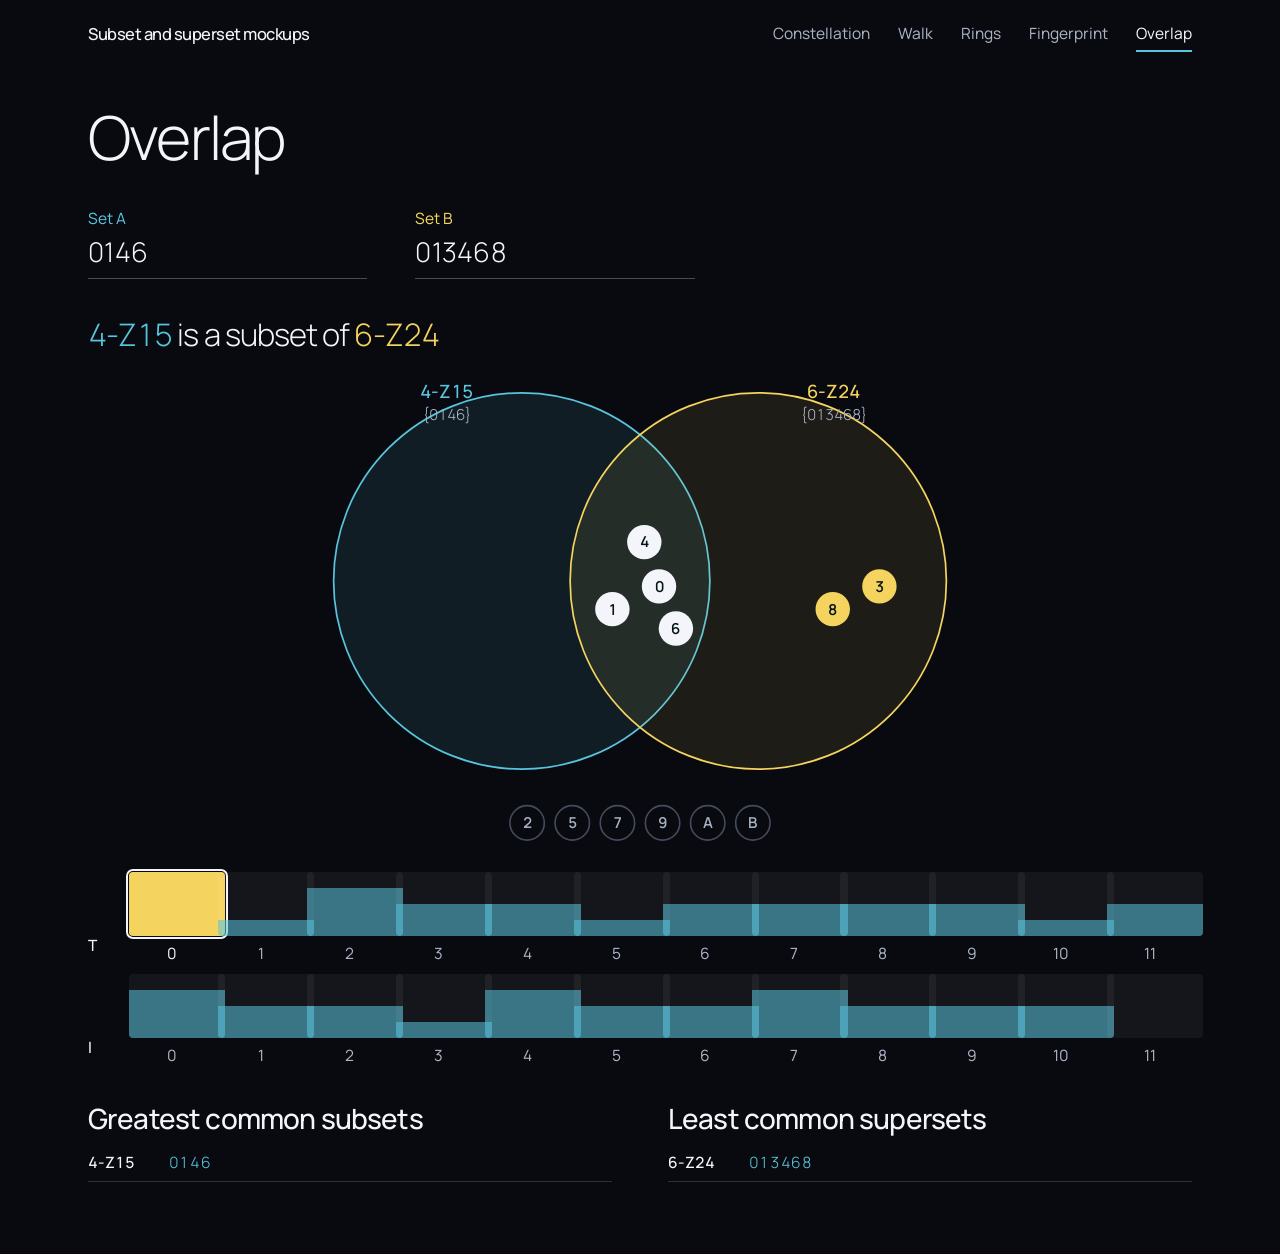
<file: mockups/overlap.html>
<!doctype html>
<html lang="en">
  <head>
    <meta charset="UTF-8" />
    <meta name="viewport" content="width=device-width, initial-scale=1.0" />
    <meta name="color-scheme" content="dark" />
    <title>Overlap – Subset and superset mockups</title>
    <link rel="preconnect" href="https://fonts.googleapis.com" />
    <link rel="preconnect" href="https://fonts.gstatic.com" crossorigin />
    <link rel="stylesheet" href="https://fonts.googleapis.com/css2?family=Manrope:wght@200..700&display=swap" />
    <link rel="stylesheet" href="../css/base.css" />
    <link rel="stylesheet" href="mock.css" />
    <style>
      .inputs { display: flex; flex-wrap: wrap; gap: 20px 48px; padding-bottom: 8px; }
      .inputs .field { flex: 1 1 12rem; max-width: 18rem; }
      .inputs .field input { font-size: 1.75rem; }
      .inputs label { display: block; margin-bottom: 2px; font-weight: var(--w-label); }
      .inputs .a label { color: var(--blue); }
      .inputs .b label { color: var(--yellow); }

      .verdict { padding-top: 24px; font-size: clamp(1.4rem, 2.6vw, 2rem); font-weight: var(--w-display); letter-spacing: var(--track); min-height: 2.6rem; }
      .verdict .a { color: var(--blue); }
      .verdict .b { color: var(--yellow); }

      #venn { display: block; width: 100%; max-width: 860px; height: auto; margin: 8px auto 0; }
      .circ-a { fill: rgba(88, 196, 221, 0.1); stroke: var(--blue); stroke-width: 1.6; }
      .circ-b { fill: rgba(244, 211, 94, 0.09); stroke: var(--yellow); stroke-width: 1.6; }
      .vlabel { font-size: 17px; font-weight: var(--w-head); text-anchor: middle; }
      .vlabel.a { fill: var(--blue); }
      .vlabel.b { fill: var(--yellow); }
      .vsub { font-size: 14px; fill: var(--muted); text-anchor: middle; }
      .note-dot { transition: transform 0.9s var(--ease); }
      .note-dot circle { transition: fill 0.5s, stroke 0.5s; }
      .note-dot text { font-size: 14px; font-weight: 600; text-anchor: middle; pointer-events: none; transition: fill 0.5s; }
      .note-dot.ra circle { fill: var(--blue); }
      .note-dot.rb circle { fill: var(--yellow); }
      .note-dot.rab circle { fill: var(--text); }
      .note-dot.rn circle { fill: none; stroke: var(--line-strong); stroke-width: 1.5; }
      .note-dot.ra text, .note-dot.rb text, .note-dot.rab text { fill: var(--ink); }
      .note-dot.rn text { fill: var(--muted); }

      .xform { padding: 12px 0 8px; }
      .xrow { display: grid; grid-template-columns: 2.4rem repeat(12, minmax(0, 1fr)); gap: 4px; align-items: end; margin-top: 10px; }
      .xrow .lab { font-weight: var(--w-head); padding-bottom: 6px; }
      .x { display: flex; flex-direction: column; align-items: stretch; gap: 6px; padding: 0; background: none; border: 0; cursor: pointer; color: var(--muted); font-weight: var(--w-label); }
      .x .bar { display: block; height: 64px; position: relative; background: rgba(255, 255, 255, 0.05); border-radius: 4px; overflow: hidden; }
      .x .bar i { position: absolute; left: 0; right: 0; bottom: 0; height: calc(var(--h) * 100%); background: var(--blue); opacity: 0.55; transition: height 0.6s var(--ease), background 0.3s; }
      .x.full .bar i { background: var(--yellow); opacity: 1; }
      .x:hover .bar { background: rgba(255, 255, 255, 0.12); }
      .x[aria-pressed='true'] { color: var(--text); }
      .x[aria-pressed='true'] .bar { outline: 2px solid var(--text); outline-offset: 1px; }

      .common { display: grid; grid-template-columns: minmax(0, 1fr); gap: 28px 56px; padding: 28px 0 72px; }
      @media (min-width: 801px) { .common { grid-template-columns: repeat(2, minmax(0, 1fr)); } }
      .common h2 { margin-bottom: 10px; }
      .common ul { list-style: none; margin: 0; padding: 0; }
      .common li { display: grid; grid-template-columns: 5.2rem 1fr; padding: 7px 0; border-bottom: 1px solid var(--line); }
      .common li b { font-weight: var(--w-head); }
      .common li span { color: var(--blue); letter-spacing: 0.04em; }
    </style>
  </head>
  <body>
    <header class="site">
      <div class="bar">
        <a class="logo" href="index.html">Subset and superset mockups</a>
        <nav aria-label="Mockups">
          <a href="constellation.html">Constellation</a>
          <a href="walk.html">Walk</a>
          <a href="rings.html">Rings</a>
          <a href="fingerprint.html">Fingerprint</a>
          <a href="overlap.html" aria-current="page">Overlap</a>
        </nav>
      </div>
    </header>

    <main>
      <section class="wrap page-head rise">
        <h1 class="title">Overlap</h1>
      </section>

      <section class="wrap">
        <div class="inputs">
          <div class="a"><label for="qa">Set A</label><div class="field"><input id="qa" type="text" autocomplete="off" autocapitalize="characters" spellcheck="false" value="0146" /></div></div>
          <div class="b"><label for="qb">Set B</label><div class="field"><input id="qb" type="text" autocomplete="off" autocapitalize="characters" spellcheck="false" value="013468" /></div></div>
        </div>

        <p class="verdict" id="verdict" aria-live="polite"></p>
        <svg id="venn" viewBox="0 0 800 450" role="img" aria-label="Venn diagram of set A and set B"></svg>

        <div class="xform" id="xform" role="group" aria-label="Transformation of A"></div>

        <div class="common">
          <div><h2>Greatest common subsets</h2><ul id="c-down"></ul></div>
          <div><h2>Least common supersets</h2><ul id="c-up"></ul></div>
        </div>
      </section>
    </main>

    <script src="../js/forte-table.js"></script>
    <script src="../js/theory.js"></script>
    <script src="lattice.js"></script>
    <script>
      (() => {
        const $ = (id) => document.getElementById(id);
        const read = (t) => {
          const out = [];
          for (const ch of t.toUpperCase()) {
            if (ch >= '0' && ch <= '9') out.push(Number(ch));
            else if (ch === 'A') out.push(10);
            else if (ch === 'B') out.push(11);
          }
          return PC.toPcs(out);
        };
        const clean = (el) => { const v = el.value.replace(/[^0-9abAB]/g, '').toUpperCase(); if (v !== el.value) el.value = v; };

        let A = [], B = [];
        let tf = { n: 0, inv: false };
        const apply = (s, t) => (t.inv ? PC.invert(s, t.n) : PC.transpose(s, t.n));
        const overlap = (a, b) => a.filter((p) => b.includes(p)).length;

        // ---------- Venn ----------
        const AX = 290, BX = 510, CYV = 200, RV = 175;
        const spiral = (cx, cy, n, gap) => Array.from({ length: n }, (_, i) => {
          if (n === 1) return [cx, cy];
          const rad = gap * Math.sqrt(i + 0.35), th = i * 2.399963;
          return [cx + rad * Math.cos(th), cy + rad * Math.sin(th) * 0.9];
        });

        function buildVenn() {
          $('venn').innerHTML = `<circle class="circ-a" cx="${AX}" cy="${CYV}" r="${RV}"/><circle class="circ-b" cx="${BX}" cy="${CYV}" r="${RV}"/>
            <text class="vlabel a" id="la" x="${AX - 70}" y="30"></text><text class="vsub" id="la2" x="${AX - 70}" y="50"></text>
            <text class="vlabel b" id="lb" x="${BX + 70}" y="30"></text><text class="vsub" id="lb2" x="${BX + 70}" y="50"></text>` +
            [...Array(12).keys()].map((p) => `<g class="note-dot rn" id="nd${p}"><circle r="16"/><text y="5">${PC.pcLabel(p)}</text></g>`).join('');
        }

        function paintVenn(Ap) {
          const regs = { ra: [], rab: [], rb: [], rn: [] };
          for (let p = 0; p < 12; p++) {
            const a = Ap.includes(p), b = B.includes(p);
            regs[a && b ? 'rab' : a ? 'ra' : b ? 'rb' : 'rn'].push(p);
          }
          const centers = { ra: [AX - 95, CYV + 5], rab: [(AX + BX) / 2, CYV + 5], rb: [BX + 95, CYV + 5] };
          for (const key of ['ra', 'rab', 'rb']) {
            spiral(centers[key][0], centers[key][1], regs[key].length, 30).forEach(([x, y], i) => place(regs[key][i], key, x, y));
          }
          regs.rn.forEach((p, i) => place(p, 'rn', 400 + (i - (regs.rn.length - 1) / 2) * 42, 425));
          const ca = PC.forteClass(Ap.length ? Ap : [0]);
          $('la').textContent = Ap.length ? ca.name : '';
          $('la2').textContent = Ap.length ? '{' + LAT.label(Ap) + '}' : '';
          $('lb').textContent = B.length ? PC.forteClass(B).name : '';
          $('lb2').textContent = B.length ? '{' + LAT.label(B) + '}' : '';
        }
        function place(p, cls, x, y) {
          const g = $('nd' + p);
          g.setAttribute('class', 'note-dot ' + cls);
          g.style.transform = `translate(${x.toFixed(1)}px, ${y.toFixed(1)}px)`;
        }

        // ---------- the 24 transformations ----------
        function buildX() {
          const row = (inv) => `<div class="xrow"><span class="lab">${inv ? 'I' : 'T'}</span>` + [...Array(12).keys()].map((n) => {
            const img = apply(A, { n, inv });
            const o = overlap(img, B);
            const full = o === A.length;
            const on = tf.n === n && tf.inv === inv;
            return `<button type="button" class="x${full ? ' full' : ''}" data-n="${n}" data-inv="${inv ? 1 : 0}" aria-pressed="${on}" aria-label="${inv ? 'I' : 'T'}${n}, ${o} of ${A.length} shared"><span class="bar"><i style="--h:${A.length ? o / A.length : 0}"></i></span><span>${n}</span></button>`;
          }).join('') + '</div>';
          $('xform').innerHTML = row(false) + row(true);
        }

        // ---------- verdict and common classes ----------
        function relation() {
          const a = PC.forteClass(A), b = PC.forteClass(B);
          const an = `<span class="a">${a.name}</span>`, bn = `<span class="b">${b.name}</span>`;
          if (a.name === b.name) return `${an} and ${bn} are the same class`;
          if (LAT.below(b.name).has(a.name)) return `${an} is a subset of ${bn}`;
          if (LAT.above(b.name).has(a.name)) return `${an} is a superset of ${bn}`;
          return `${an} and ${bn} contain neither`;
        }
        function commons() {
          const a = PC.forteClass(A).name, b = PC.forteClass(B).name;
          const sets = (fn) => {
            const sa = new Set([a, ...fn(a).keys()]), sb = new Set([b, ...fn(b).keys()]);
            return [...sa].filter((n) => sb.has(n));
          };
          const inter = sets(LAT.below);
          const greatest = inter.filter((n) => !inter.some((m) => m !== n && LAT.below(m).has(n))).sort(LAT.byOrder);
          const uni = sets(LAT.above);
          const least = uni.filter((n) => !uni.some((m) => m !== n && LAT.above(m).has(n))).sort(LAT.byOrder);
          const li = (n) => `<li><b>${n}</b><span>${LAT.label(LAT.byName.get(n).prime)}</span></li>`;
          $('c-down').innerHTML = greatest.length ? greatest.map(li).join('') : '<li><b>None</b></li>';
          $('c-up').innerHTML = least.length ? least.map(li).join('') : '<li><b>None</b></li>';
        }

        function update(rebuild) {
          const Ap = apply(A, tf);
          paintVenn(Ap);
          if (rebuild) {
            if (!A.length || !B.length) return;
            $('verdict').innerHTML = relation();
            commons();
          }
          buildX();
        }

        function readInputs() {
          clean($('qa')); clean($('qb'));
          A = read($('qa').value);
          B = read($('qb').value);
          tf = { n: 0, inv: false };
          if (!A.length || !B.length) { $('verdict').textContent = ''; $('c-down').innerHTML = $('c-up').innerHTML = ''; }
          update(true);
        }
        $('qa').addEventListener('input', readInputs);
        $('qb').addEventListener('input', readInputs);
        $('xform').addEventListener('click', (e) => {
          const b = e.target.closest('.x');
          if (!b) return;
          tf = { n: Number(b.dataset.n), inv: b.dataset.inv === '1' };
          update(false);
        });

        buildVenn();
        readInputs();
      })();
    </script>
  </body>
</html>
</file>
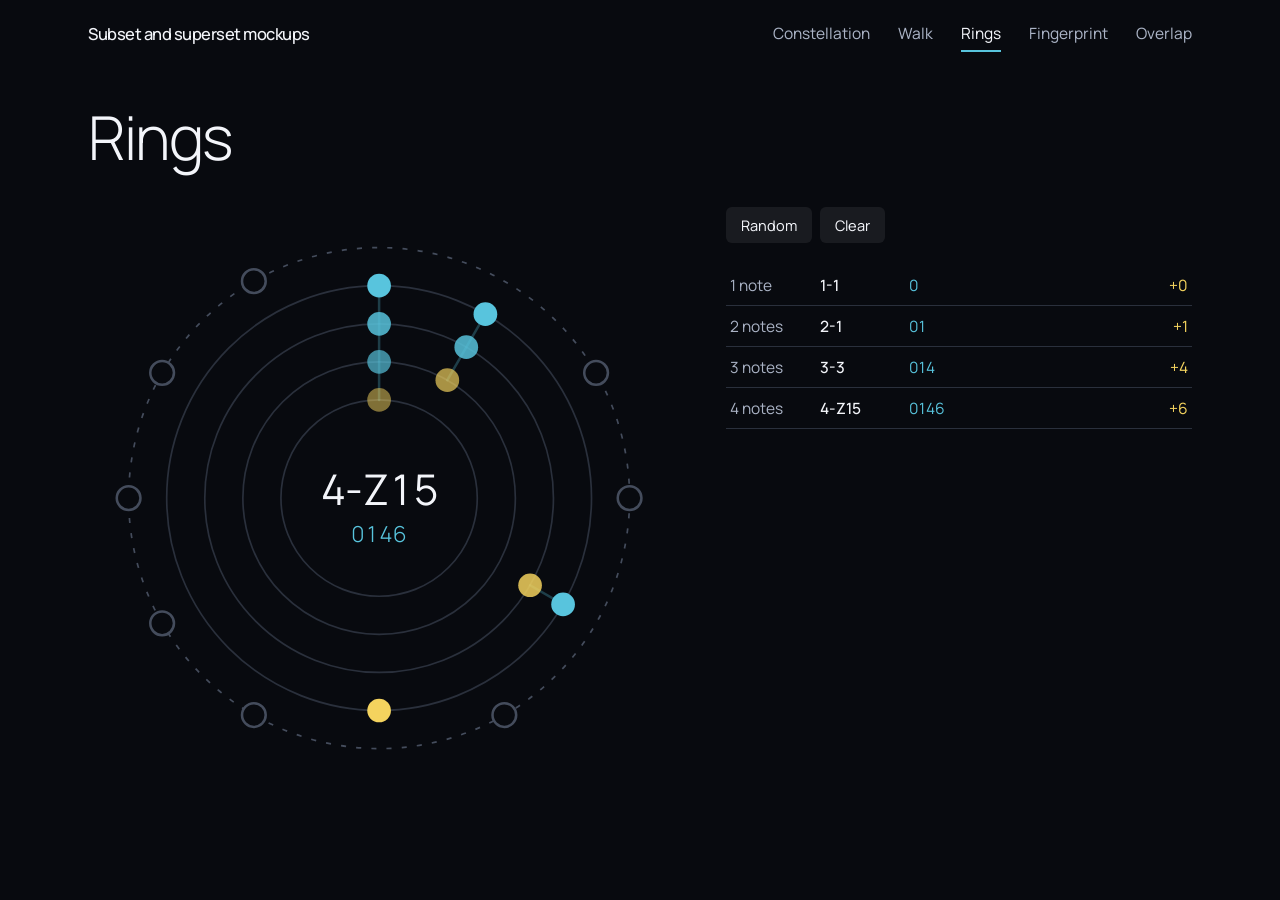
<file: mockups/rings.html>
<!doctype html>
<html lang="en">
  <head>
    <meta charset="UTF-8" />
    <meta name="viewport" content="width=device-width, initial-scale=1.0" />
    <meta name="color-scheme" content="dark" />
    <title>Rings – Subset and superset mockups</title>
    <link rel="preconnect" href="https://fonts.googleapis.com" />
    <link rel="preconnect" href="https://fonts.gstatic.com" crossorigin />
    <link rel="stylesheet" href="https://fonts.googleapis.com/css2?family=Manrope:wght@200..700&display=swap" />
    <link rel="stylesheet" href="../css/base.css" />
    <link rel="stylesheet" href="mock.css" />
    <style>
      .layout { display: grid; grid-template-columns: minmax(0, 1fr); gap: 32px 56px; align-items: start; padding-bottom: 64px; }
      @media (min-width: 901px) { .layout { grid-template-columns: minmax(0, 1.25fr) minmax(0, 1fr); } }

      #disc { display: block; width: 100%; max-width: 720px; height: auto; margin: 0 auto; }
      .ring { fill: none; stroke: var(--line); stroke-width: 1; transition: stroke 0.3s, stroke-width 0.3s; }
      .ring.next { stroke-dasharray: 3 6; stroke: var(--line-strong); }
      .ring.lit { stroke: var(--text); stroke-width: 2; }
      .ray { stroke: var(--blue); stroke-opacity: 0.28; stroke-width: 1.5; stroke-linecap: round; }
      .dot { cursor: pointer; outline: none; }
      .dot circle.body { transition: r 0.4s var(--spring), fill 0.3s; }
      .dot.on circle.body { fill: var(--blue); }
      .dot.hot circle.body { fill: var(--yellow); }
      .dot.on:hover circle.body, .dot.hot:hover circle.body { r: 10; }
      .dot.free circle.body { fill: var(--bg); stroke: var(--line-strong); stroke-width: 1.5; }
      .dot.free:hover circle.body, .dot.free:focus-visible circle.body { fill: var(--yellow); stroke: var(--yellow); r: 10; }
      .dot:focus-visible circle.body { stroke: var(--yellow); stroke-width: 3; }
      .dot .pc { fill: var(--ink); font-size: 9px; font-weight: 600; text-anchor: middle; pointer-events: none; opacity: 0; transition: opacity 0.2s; }
      .dot:hover .pc, .dot:focus-visible .pc { opacity: 1; }
      .dot.free:hover .pc { opacity: 1; }
      .grow { animation: pop 0.7s var(--ease) both; transform-box: fill-box; transform-origin: center; }

      .c-name { text-anchor: middle; fill: var(--text); font-size: 25px; font-weight: 400; letter-spacing: -0.02em; }
      .c-prime { text-anchor: middle; fill: var(--blue); font-size: 13px; }
      .c-name.preview, .c-prime.preview { fill: var(--yellow); }

      .read { display: flex; flex-direction: column; gap: 22px; }
      .read-actions { display: flex; gap: 8px; }
      .levels { list-style: none; margin: 0; padding: 0; }
      .levels li { animation: cell 0.6s var(--ease) backwards; animation-delay: calc(var(--i) * 40ms); }
      .levels button { display: grid; grid-template-columns: 5rem 5rem 1fr auto; align-items: baseline; gap: 0 12px; width: 100%; padding: 9px 4px; text-align: left; background: none; border: 0; border-bottom: 1px solid var(--line); cursor: pointer; transition: background 0.25s; }
      .levels button:hover { background: rgba(255, 255, 255, 0.05); }
      .levels .k { color: var(--muted); }
      .levels .nm { font-weight: var(--w-head); }
      .levels .pr { color: var(--blue); letter-spacing: 0.04em; overflow: hidden; text-overflow: ellipsis; }
      .levels .add { color: var(--yellow); font-weight: var(--w-label); }
    </style>
  </head>
  <body>
    <header class="site">
      <div class="bar">
        <a class="logo" href="index.html">Subset and superset mockups</a>
        <nav aria-label="Mockups">
          <a href="constellation.html">Constellation</a>
          <a href="walk.html">Walk</a>
          <a href="rings.html" aria-current="page">Rings</a>
          <a href="fingerprint.html">Fingerprint</a>
          <a href="overlap.html">Overlap</a>
        </nav>
      </div>
    </header>

    <main>
      <section class="wrap page-head rise">
        <h1 class="title">Rings</h1>
      </section>

      <section class="wrap layout">
        <svg id="disc" viewBox="0 0 640 640" role="group" aria-label="One ring for each note added"></svg>
        <div class="read">
          <div class="read-actions">
            <button type="button" class="btn" id="random">Random</button>
            <button type="button" class="btn" id="clear">Clear</button>
          </div>
          <ol class="levels" id="levels" aria-label="Classes along the chain"></ol>
        </div>
      </section>
    </main>

    <script src="../js/forte-table.js"></script>
    <script src="../js/theory.js"></script>
    <script src="lattice.js"></script>
    <script>
      (() => {
        const $ = (id) => document.getElementById(id);
        const disc = $('disc');
        const C = 320;
        const R = (k) => 58 + (k - 1) * 22.5;
        const P = (pc, k) => {
          const a = (pc / 12) * 2 * Math.PI - Math.PI / 2;
          return [C + R(k) * Math.cos(a), C + R(k) * Math.sin(a)];
        };
        const f = (v) => v.toFixed(1);
        let chain = [0, 1, 4, 6];
        let preview = null;

        const classAt = (k, extra) => PC.forteClass(extra === undefined ? chain.slice(0, k) : [...chain.slice(0, k), extra]);

        function render() {
          const m = chain.length;
          let s = '';
          for (let k = 1; k <= Math.min(12, m + 1); k++) s += `<circle class="ring${k > m ? ' next' : ''}" data-k="${k}" cx="${C}" cy="${C}" r="${R(k)}"/>`;
          chain.forEach((pc, j) => {
            const [x0, y0] = P(pc, j + 1), [x1, y1] = P(pc, m);
            if (m > j + 1) s += `<line class="ray" x1="${f(x0)}" y1="${f(y0)}" x2="${f(x1)}" y2="${f(y1)}"/>`;
          });
          for (let k = 1; k <= m; k++) {
            chain.slice(0, k).forEach((pc, j) => {
              const [x, y] = P(pc, k);
              const newest = j === k - 1;
              const op = (0.35 + 0.65 * (k / m)).toFixed(2);
              s += `<g class="dot ${newest ? 'hot' : 'on'}" tabindex="0" role="button" aria-label="Remove from ring ${k} outward" data-peel="${k}" style="opacity:${op}">
                <circle class="body" cx="${f(x)}" cy="${f(y)}" r="7"/><text class="pc" x="${f(x)}" y="${f(y + 3.2)}">${PC.pcLabel(pc)}</text></g>`;
            });
          }
          if (m < 12) {
            for (let pc = 0; pc < 12; pc++) {
              if (chain.includes(pc)) continue;
              const [x, y] = P(pc, m + 1);
              s += `<g class="dot free grow" tabindex="0" role="button" aria-label="Add ${PC.pcLabel(pc)}" data-add="${pc}">
                <circle class="body" cx="${f(x)}" cy="${f(y)}" r="7"/><text class="pc" x="${f(x)}" y="${f(y + 3.2)}">${PC.pcLabel(pc)}</text></g>`;
            }
          }
          s += `<text class="c-name" id="c-name" x="${C}" y="${C + 4}"></text><text class="c-prime" id="c-prime" x="${C}" y="${C + 26}"></text>`;
          disc.innerHTML = s;
          center();
          levels();
          zoomTo(R(Math.min(12, m + 1)) + 24);
        }

        // The view eases out to the outermost ring so a short chain still fills the disc.
        let half = 320, zoomRaf = 0;
        function zoomTo(target) {
          cancelAnimationFrame(zoomRaf);
          const from = half, t0 = performance.now();
          const step = (now) => {
            const t = Math.min(1, (now - t0) / 700);
            half = from + (target - from) * (1 - Math.pow(1 - t, 3));
            disc.setAttribute('viewBox', `${C - half} ${C - half} ${half * 2} ${half * 2}`);
            if (t < 1) zoomRaf = requestAnimationFrame(step);
          };
          zoomRaf = requestAnimationFrame(step);
        }

        function center() {
          const n = $('c-name'), p = $('c-prime');
          if (!n) return;
          let c = null;
          n.classList.toggle('preview', preview !== null);
          p.classList.toggle('preview', preview !== null);
          if (preview !== null) c = classAt(chain.length, preview);
          else if (chain.length) c = classAt(chain.length);
          n.textContent = c ? c.name : 'Add a note';
          if (!c) n.style.fontSize = '17px'; else n.style.fontSize = '';
          const pr = c ? LAT.label(c.prime) : '';
          p.textContent = pr.length > 8 ? '' : pr;
        }

        function levels() {
          $('levels').innerHTML = chain.map((pc, j) => {
            const k = j + 1;
            const c = classAt(k);
            return `<li style="--i:${j}"><button type="button" data-level="${k}"><span class="k">${k} ${k === 1 ? 'note' : 'notes'}</span><span class="nm">${c.name}</span><span class="pr">${LAT.label(c.prime)}</span><span class="add">+${PC.pcLabel(pc)}</span></button></li>`;
          }).join('');
        }

        disc.addEventListener('click', (e) => {
          const add = e.target.closest('[data-add]');
          const peel = e.target.closest('[data-peel]');
          preview = null;
          if (add) chain = [...chain, Number(add.dataset.add)];
          else if (peel) chain = chain.slice(0, Number(peel.dataset.peel) - 1);
          else return;
          render();
        });
        disc.addEventListener('keydown', (e) => {
          if (e.key === 'Enter' || e.key === ' ') {
            const t = e.target.closest('[data-add],[data-peel]');
            if (t) { e.preventDefault(); t.dispatchEvent(new MouseEvent('click', { bubbles: true })); }
          }
        });
        const setPreview = (e, on) => {
          const add = e.target.closest('[data-add]');
          if (!add) return;
          preview = on ? Number(add.dataset.add) : null;
          center();
        };
        disc.addEventListener('mouseover', (e) => setPreview(e, true));
        disc.addEventListener('mouseout', (e) => setPreview(e, false));
        disc.addEventListener('focusin', (e) => setPreview(e, true));
        disc.addEventListener('focusout', (e) => setPreview(e, false));

        $('levels').addEventListener('click', (e) => {
          const b = e.target.closest('[data-level]');
          if (!b) return;
          chain = chain.slice(0, Number(b.dataset.level));
          render();
        });
        const lit = (e, on) => {
          const b = e.target.closest('[data-level]');
          if (!b) return;
          const r = disc.querySelector(`.ring[data-k="${b.dataset.level}"]`);
          if (r) r.classList.toggle('lit', on);
        };
        $('levels').addEventListener('mouseover', (e) => lit(e, true));
        $('levels').addEventListener('mouseout', (e) => lit(e, false));

        $('random').addEventListener('click', () => {
          const a = [...Array(12).keys()];
          for (let i = a.length - 1; i > 0; i--) { const j = Math.floor(Math.random() * (i + 1)); [a[i], a[j]] = [a[j], a[i]]; }
          chain = a;
          render();
        });
        $('clear').addEventListener('click', () => { chain = []; render(); });

        render();
      })();
    </script>
  </body>
</html>
</file>
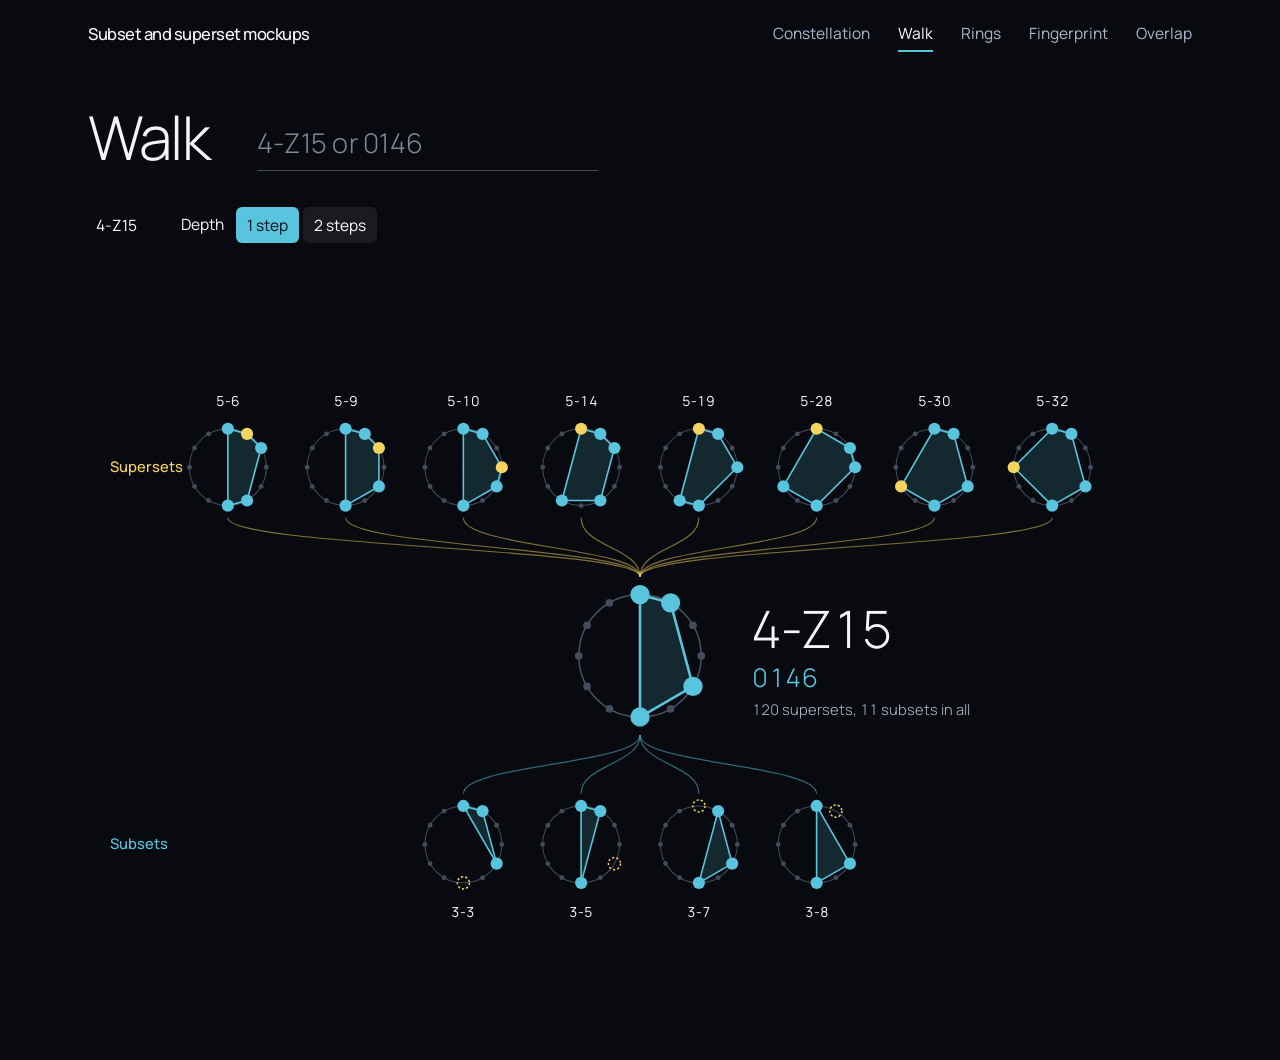
<file: mockups/walk.html>
<!doctype html>
<html lang="en">
  <head>
    <meta charset="UTF-8" />
    <meta name="viewport" content="width=device-width, initial-scale=1.0" />
    <meta name="color-scheme" content="dark" />
    <title>Walk – Subset and superset mockups</title>
    <link rel="preconnect" href="https://fonts.googleapis.com" />
    <link rel="preconnect" href="https://fonts.gstatic.com" crossorigin />
    <link rel="stylesheet" href="https://fonts.googleapis.com/css2?family=Manrope:wght@200..700&display=swap" />
    <link rel="stylesheet" href="../css/base.css" />
    <link rel="stylesheet" href="mock.css" />
    <style>
      .controls { display: flex; flex-wrap: wrap; align-items: center; gap: 12px 36px; padding-bottom: 8px; }
      .trail { display: flex; flex-wrap: wrap; align-items: center; gap: 2px 4px; min-height: 2.2rem; }
      .trail button { padding: 4px 8px; background: none; border: 0; border-radius: 6px; cursor: pointer; color: var(--muted); font-weight: var(--w-label); }
      .trail button:hover { color: var(--text); background: rgba(255, 255, 255, 0.07); }
      .trail button[aria-current] { color: var(--text); }
      .trail i { color: var(--line-strong); font-style: normal; }
      .depth { display: flex; align-items: center; gap: 12px; }
      .depth .key { margin: 0; }

      .stage-wrap { overflow-x: auto; }
      #stage { display: block; width: 100%; min-width: 760px; height: auto; }

      .edge { fill: none; stroke-width: 1.3; stroke-dasharray: 1; stroke-dashoffset: 1; animation: draw 0.9s var(--ease) forwards; animation-delay: calc(var(--i, 0) * 22ms + 120ms); }
      .edge.up { stroke: rgba(244, 211, 94, 0.5); }
      .edge.down { stroke: rgba(88, 196, 221, 0.5); }
      .edge.l2 { stroke: var(--line-strong); stroke-width: 1; }

      .n { cursor: pointer; outline: none; }
      .n .pop { transform-box: fill-box; transform-origin: center; animation: pop 0.7s var(--ease) both; animation-delay: calc(var(--i, 0) * 28ms + 150ms); transition: transform 0.5s var(--spring); }
      .n:hover .pop, .n:focus-visible .pop { transform: scale(1.12); }
      .n text { fill: var(--text); font-weight: var(--w-label); text-anchor: middle; pointer-events: none; }
      .l1 text { font-size: 15px; }
      .l2 text { font-size: 12.5px; fill: var(--muted); }
      .l2:hover text, .l2:focus-visible text { fill: var(--text); }
      .l2 circle { transition: r 0.3s var(--spring); }
      .l2:hover circle, .l2:focus-visible circle { r: 8; }
      .l2.up circle { fill: var(--yellow); }
      .l2.down circle { fill: var(--blue); }
      .n:focus-visible .hit { stroke: var(--yellow); }
      .hit { fill: transparent; stroke: transparent; stroke-width: 2; }

      .row-label { font-size: 16px; font-weight: var(--w-head); }
      .row-label.up { fill: var(--yellow); }
      .row-label.down { fill: var(--blue); }
      .none { fill: var(--muted); font-size: 16px; text-anchor: middle; }

      .c-name { font-size: 56px; font-weight: 300; letter-spacing: -0.03em; fill: var(--text); }
      .c-prime { font-size: 28px; fill: var(--blue); letter-spacing: 0.02em; }
      .c-meta { font-size: 16px; fill: var(--muted); }
      .center { animation: pop 0.8s var(--ease) both; transform-box: fill-box; transform-origin: center; }
    </style>
  </head>
  <body>
    <header class="site">
      <div class="bar">
        <a class="logo" href="index.html">Subset and superset mockups</a>
        <nav aria-label="Mockups">
          <a href="constellation.html">Constellation</a>
          <a href="walk.html" aria-current="page">Walk</a>
          <a href="rings.html">Rings</a>
          <a href="fingerprint.html">Fingerprint</a>
          <a href="overlap.html">Overlap</a>
        </nav>
      </div>
    </header>

    <main>
      <section class="wrap page-head rise">
        <h1 class="title">Walk</h1>
        <div class="field"><input id="q" type="text" aria-label="Search" autocomplete="off" spellcheck="false" placeholder="4-Z15 or 0146" /></div>
      </section>

      <section class="wrap controls">
        <nav class="trail" id="trail" aria-label="Path"></nav>
        <div class="depth">
          <p class="key" id="l-depth">Depth</p>
          <div class="seg" role="group" aria-labelledby="l-depth">
            <button type="button" data-depth="1" aria-pressed="true">1 step</button>
            <button type="button" data-depth="2" aria-pressed="false">2 steps</button>
          </div>
        </div>
      </section>

      <section class="wrap stage-wrap">
        <svg id="stage" viewBox="0 0 1200 880" role="group" aria-label="Supersets above, subsets below"></svg>
      </section>
    </main>

    <script src="../js/forte-table.js"></script>
    <script src="../js/theory.js"></script>
    <script src="lattice.js"></script>
    <script>
      (() => {
        const $ = (id) => document.getElementById(id);
        const stage = $('stage');
        const CX = 600, CY = 440;
        const Y = { up2: 70, up1: 235, down1: 645, down2: 810 };
        let cur = '4-Z15', depth = 1, trail = ['4-Z15'];

        const spread = (count, maxSp, total = 1080) => {
          const sp = Math.min(maxSp, total / count);
          return { sp, at: (i) => CX + (i - (count - 1) / 2) * sp };
        };
        const edge = (x0, y0, x1, y1, cls, i) => {
          const my = (y0 + y1) / 2;
          return `<path class="edge ${cls}" pathLength="1" style="--i:${i}" d="M${x0} ${y0}C${x0} ${my} ${x1} ${my} ${x1} ${y1}"/>`;
        };

        function render() {
          const c = LAT.byName.get(cur);
          const ups1 = [...LAT.parents.get(cur)].sort(LAT.byOrder);
          const downs1 = [...LAT.children.get(cur)].sort(LAT.byOrder);
          const L1 = spread(Math.max(ups1.length, downs1.length, 1), 128);
          const s1 = Math.max(0.5, Math.min(1.1, L1.sp * 0.0088));
          const r1 = 50 * s1;
          let edges = '', nodes = '';

          // ----- level 2 positions: under the average of the level-1 nodes they hang from -----
          const level2 = (l1, nbrs) => {
            const x1 = new Map(l1.map((n, i) => [n, spread(l1.length, 128).at(i)]));
            const seen = new Set([cur, ...l1]);
            const l2 = [];
            for (const n of l1) for (const m of nbrs.get(n)) if (!seen.has(m)) { seen.add(m); l2.push(m); }
            const bx = (m) => {
              const xs = l1.filter((n) => nbrs.get(n).has(m)).map((n) => x1.get(n));
              return xs.reduce((a, b) => a + b, 0) / xs.length;
            };
            const keyed = new Map(l2.map((m) => [m, bx(m)]));
            l2.sort((a, b) => keyed.get(a) - keyed.get(b));
            return { l2, x1 };
          };

          // ----- one side (up or down) -----
          const side = (dir) => {
            const l1 = dir === 'up' ? ups1 : downs1;
            const nbrs = dir === 'up' ? LAT.parents : LAT.children;
            const y1 = dir === 'up' ? Y.up1 : Y.down1;
            const y2 = dir === 'up' ? Y.up2 : Y.down2;
            const sx = spread(l1.length, 128);
            const yCenterEdge = dir === 'up' ? CY - 86 : CY + 86;
            const yNodeEdge = (y, r) => (dir === 'up' ? y + r : y - r);
            const label = dir === 'up' ? 'Supersets' : 'Subsets';
            nodes += `<text class="row-label ${dir}" x="24" y="${y1 + 5}">${label}</text>`;
            if (!l1.length) {
              nodes += `<text class="none" x="${CX}" y="${y1 + 5}">${dir === 'up' ? 'No supersets' : 'No subsets'}</text>`;
              return;
            }
            const l2info = depth === 2 ? level2(l1, nbrs) : null;
            l1.forEach((n, i) => {
              const x = sx.at(i);
              edges += edge(CX, yCenterEdge, x, yNodeEdge(y1, r1), dir, i);
              const p = LAT.byName.get(n);
              let spec;
              if (dir === 'up') {
                const emb = LAT.embed(c.prime, p.prime) || [];
                spec = { on: emb, hot: p.prime.filter((q) => !emb.includes(q)) };
              } else {
                const gone = c.prime.find((_, k) => LAT.byName.get(PC.forteClass(c.prime.filter((__, j) => j !== k)).name) === p);
                spec = { on: c.prime.filter((q) => q !== gone), ghost: [gone] };
              }
              nodes += `<g class="n l1 ${dir}" tabindex="0" role="button" aria-label="${n}" data-go="${n}" transform="translate(${x.toFixed(1)} ${y1})" style="--i:${i}">
                <g class="pop"><circle class="hit" r="${(r1 + 4).toFixed(1)}"/><g transform="scale(${s1.toFixed(3)})">${LAT.clockInner(spec)}</g>
                <text y="${(dir === 'up' ? -r1 - 12 : r1 + 24).toFixed(1)}">${n}</text></g></g>`;
            });
            if (l2info) {
              const { l2, x1 } = l2info;
              const s2 = spread(l2.length, 62);
              l2.forEach((m, j) => {
                const x = s2.at(j);
                for (const n of l1) if (nbrs.get(n).has(m)) {
                  const ya = dir === 'up' ? y1 - r1 - 4 : y1 + r1 + 4;
                  const yb = dir === 'up' ? y2 + 7 : y2 - 7;
                  edges += edge(x1.get(n), ya, x, yb, 'l2', j);
                }
                const off = (j % 2 ? 36 : 20) * (dir === 'up' ? -1 : 1);
                nodes += `<g class="n l2 ${dir}" tabindex="0" role="button" aria-label="${m}" data-go="${m}" transform="translate(${x.toFixed(1)} ${y2})" style="--i:${j}">
                  <g class="pop"><circle r="5.5"/><text y="${off + (dir === 'up' ? 0 : 5)}">${m}</text></g></g>`;
              });
            }
          };
          side('up');
          side('down');

          // ----- centre -----
          const total = `${LAT.above(cur).size} supersets, ${LAT.below(cur).size} subsets in all`;
          const center = `<g class="center"><g transform="translate(${CX} ${CY}) scale(1.75)">${LAT.clockInner({ on: c.prime, r: 38, dot: 6 })}</g></g>
            <text class="c-name" x="${CX + 120}" y="${CY - 8}">${c.name}</text>
            <text class="c-prime" x="${CX + 122}" y="${CY + 34}">${LAT.label(c.prime)}</text>
            <text class="c-meta" x="${CX + 122}" y="${CY + 64}">${total}</text>`;

          stage.innerHTML = edges + center + nodes;

          // ----- trail and search -----
          $('trail').innerHTML = trail.slice(-9).map((n, i, a) => {
            const idx = trail.length - a.length + i;
            return (i ? '<i>›</i>' : '') + `<button type="button" data-trail="${idx}"${idx === trail.length - 1 ? ' aria-current="step"' : ''}>${n}</button>`;
          }).join('');
          history.replaceState(null, '', '#' + cur);
        }

        function go(name) {
          if (!LAT.byName.has(name) || name === cur) return;
          cur = name;
          trail.push(name);
          render();
        }

        stage.addEventListener('click', (e) => {
          const g = e.target.closest('[data-go]');
          if (g) go(g.dataset.go);
        });
        stage.addEventListener('keydown', (e) => {
          const g = e.target.closest('[data-go]');
          if (g && (e.key === 'Enter' || e.key === ' ')) { e.preventDefault(); go(g.dataset.go); }
        });
        $('trail').addEventListener('click', (e) => {
          const b = e.target.closest('[data-trail]');
          if (!b) return;
          trail = trail.slice(0, Number(b.dataset.trail) + 1);
          cur = trail[trail.length - 1];
          render();
        });
        document.querySelectorAll('[data-depth]').forEach((b) => b.addEventListener('click', () => {
          depth = Number(b.dataset.depth);
          document.querySelectorAll('[data-depth]').forEach((o) => o.setAttribute('aria-pressed', String(o === b)));
          render();
        }));
        $('q').addEventListener('input', (e) => {
          const c = LAT.find(e.target.value);
          if (c) go(c.name);
        });

        const start = decodeURIComponent(location.hash.slice(1));
        if (LAT.byName.has(start)) { cur = start; trail = [start]; }
        render();
      })();
    </script>
  </body>
</html>
</file>
<file: css/base.css>
:root {
  color-scheme: dark;
  --bg: #080a0f;
  --band: #0e1219;
  --hub: #131822;
  --line: #2a303c;
  --line-strong: #444c5c;
  --text: #f3f5fa;
  --muted: #aab3c5;
  --blue: #58c4dd;
  --blue-fill: rgba(88, 196, 221, 0.16);
  --yellow: #f4d35e;
  --ink: #05141a;
  --ic1: #58c4dd;
  --ic2: #5cd0b3;
  --ic3: #83c167;
  --ic4: #f4d35e;
  --ic5: #ff862f;
  --ic6: #fc6255;
  --key-white: #e3e7ef;
  --key-black: #141821;
  --ease: cubic-bezier(0.22, 1, 0.36, 1);
  --spring: cubic-bezier(0.34, 1.7, 0.5, 1);
  --gutter: clamp(20px, 5vw, 48px);
  --edge: max(var(--gutter), calc((100vw - 1200px) / 2 + var(--gutter)));
  --head-h: 68px;

  --font: 'Manrope', system-ui, sans-serif;
  --w-body: 330;
  --w-label: 420;
  --w-head: 520;
  --w-display: 300;
  --track: -0.03em;
  --forte: clamp(3.4rem, 8.5vw, 7rem);
  --prime: clamp(1.8rem, 3.6vw, 3rem);
  --title: clamp(2.4rem, 5vw, 3.9rem);
}

* { box-sizing: border-box; -webkit-tap-highlight-color: transparent; }
[hidden] { display: none !important; }

html { scroll-behavior: smooth; font-size: 97%; }
body {
  margin: 0;
  background: var(--bg);
  color: var(--text);
  font: var(--w-body) 1rem/1.5 var(--font);
  font-variant-numeric: tabular-nums;
  -webkit-font-smoothing: antialiased;
}
button, input, select, svg text { font-family: var(--font); }
button { font-size: inherit; color: inherit; touch-action: manipulation; }
/* Controls are pressed, not read: a tap or a long press must not select them or open a menu. */
button, summary, .site nav a, .clock, .kb, .ic-box, .track, .seg, .sc-table tbody tr {
  -webkit-user-select: none;
  user-select: none;
  -webkit-touch-callout: none;
}
a { color: inherit; }

h1, h2, h3 { margin: 0; font-weight: var(--w-head); color: var(--text); letter-spacing: var(--track); }
h2 { font-size: clamp(1.4rem, 2.4vw, 1.8rem); line-height: 1.15; }
h3 { font-size: 1.0625rem; line-height: 1.3; letter-spacing: -0.01em; }
p { margin: 0; }
sub { font-size: 0.7em; line-height: 0; vertical-align: baseline; position: relative; top: 0.35em; }

.sr-only { position: absolute; width: 1px; height: 1px; overflow: hidden; clip: rect(0 0 0 0); white-space: nowrap; }

:focus-visible { outline: 2px solid var(--yellow); outline-offset: 3px; }

/* ---------- site header ---------- */

.site { height: var(--head-h); }
.bar {
  max-width: 1200px;
  height: 100%;
  margin: 0 auto;
  padding: 0 var(--gutter);
  display: flex;
  align-items: center;
  justify-content: space-between;
  gap: 8px 32px;
}
.logo { font-weight: var(--w-head); font-size: 1.0625rem; letter-spacing: var(--track); text-decoration: none; }
.site nav { display: flex; gap: 28px; }
.site nav a {
  position: relative;
  padding: 6px 0;
  color: var(--muted);
  font-weight: var(--w-label);
  text-decoration: none;
  transition: color 0.25s;
}
.site nav a::after {
  content: '';
  position: absolute;
  left: 0;
  right: 0;
  bottom: 0;
  height: 2px;
  background: var(--blue);
  transform: scaleX(0);
  transform-origin: left;
  transition: transform 0.5s var(--ease);
}
@media (hover: hover) {
  .site nav a:hover { color: var(--text); }
  .site nav a:hover::after { transform: scaleX(1); }
}
.site nav a[aria-current] { color: var(--text); }
.site nav a[aria-current]::after { transform: scaleX(1); }

/* On a small screen the links are a side bar that slides in from the right, behind a three-line button. */
.menu-btn, .menu-close, .scrim { display: none; }
@media (max-width: 900px) {
  .menu-btn {
    display: flex;
    flex-direction: column;
    justify-content: center;
    gap: 5px;
    width: 44px;
    height: 44px;
    margin-right: -10px;
    padding: 0 10px;
    background: none;
    border: 0;
    cursor: pointer;
  }
  .menu-btn span { display: block; height: 2px; background: var(--text); }

  .site nav {
    position: fixed;
    top: 0;
    right: 0;
    bottom: 0;
    z-index: 40;
    width: min(80vw, 300px);
    flex-direction: column;
    align-items: flex-start;
    gap: 2px;
    padding: 76px 28px 28px;
    overflow-y: auto;
    background: var(--band);
    box-shadow: -24px 0 48px rgba(0, 0, 0, 0.5);
    visibility: hidden;
    transform: translateX(100%);
    transition: transform 0.5s var(--ease), visibility 0s 0.5s;
  }
  .site nav.open { visibility: visible; transform: none; transition: transform 0.5s var(--ease); }
  .site nav a { padding: 12px 0; font-size: 1.25rem; }

  .menu-close {
    position: absolute;
    top: 12px;
    right: 14px;
    display: block;
    width: 44px;
    height: 44px;
    padding: 0;
    background: none;
    border: 0;
    cursor: pointer;
  }
  .menu-close span { position: absolute; left: 12px; right: 12px; top: 21px; height: 2px; background: var(--text); transform: rotate(45deg); }
  .menu-close span + span { transform: rotate(-45deg); }

  .scrim {
    display: block;
    position: fixed;
    inset: 0;
    z-index: 30;
    background: rgba(0, 0, 0, 0.55);
    opacity: 0;
    visibility: hidden;
    transition: opacity 0.4s, visibility 0s 0.4s;
  }
  .scrim.open { opacity: 1; visibility: visible; transition: opacity 0.4s; }
  html.menu-open { overflow: hidden; }
}

/* ---------- notice for phones and tablets ---------- */

.notice {
  width: min(86vw, 340px);
  margin: auto;
  padding: 28px 24px 24px;
  color: var(--text);
  text-align: center;
  background: var(--hub);
  border: 0;
  border-radius: 12px;
  outline: none;
}
.notice .btn:focus-visible { outline: none; }
.notice::backdrop { background: rgba(0, 0, 0, 0.65); }
.notice p { margin-bottom: 22px; font-size: 1.25rem; font-weight: var(--w-head); line-height: 1.35; letter-spacing: -0.01em; }
.notice .btn { justify-content: center; width: 100%; padding: 12px 15px; }

/* ---------- motion ---------- */

@keyframes rise { from { opacity: 0; transform: translateY(20px); } to { opacity: 1; transform: none; } }
@keyframes draw { to { stroke-dashoffset: 0; } }
@keyframes pop { from { opacity: 0; transform: scale(0.4); } to { opacity: 1; transform: none; } }
@keyframes tick { from { opacity: 0; transform: translateY(0.25em); } to { opacity: 1; transform: none; } }
@keyframes cell { from { opacity: 0; transform: translateX(-16px); } to { opacity: 1; transform: none; } }
@keyframes flash { from { fill: var(--yellow); } }
@keyframes flash-hit { from { fill: #fff; } }
@keyframes pulse { 35% { transform: scale(1.5); } }
@keyframes press { from { background: var(--yellow); color: var(--ink); } }

.rise { animation: rise 1s var(--ease) both; }

[data-reveal] {
  opacity: 0;
  transform: translateY(28px);
  transition: opacity 1s var(--ease), transform 1s var(--ease);
}
[data-reveal].in { opacity: 1; transform: none; }

.tick { display: inline-block; animation: tick 0.5s var(--ease) both; }
p.tick { display: block; }

/* ---------- layout ---------- */

.section { padding: clamp(36px, 6vh, 64px) 0; }
.band { background: var(--band); }
.wrap { max-width: 1200px; margin: 0 auto; padding: 0 var(--gutter); }
.cols { display: grid; grid-template-columns: minmax(0, 1fr); gap: 40px 20px; }
@media (min-width: 901px) {
  .cols { grid-template-columns: repeat(12, minmax(0, 1fr)); }
}

.key { color: var(--text); font-weight: var(--w-label); font-size: 1rem; }
.display {
  margin: 0 0 12px;
  font: var(--w-display) var(--forte)/1 var(--font);
  letter-spacing: var(--track);
  min-height: 1em;
  overflow-wrap: anywhere;
}
.display.accent { margin: 0; color: var(--blue); font-size: var(--prime); line-height: 1.15; letter-spacing: 0.01em; }
.title { font-size: var(--title); font-weight: var(--w-display); line-height: 1.1; letter-spacing: var(--track); }
.note { color: var(--muted); }

/* ---------- text field ---------- */

.field { position: relative; }
.field::after {
  content: '';
  position: absolute;
  left: 0;
  right: 0;
  bottom: 0;
  height: 2px;
  background: var(--blue);
  transform: scaleX(0);
  transform-origin: left;
  transition: transform 0.6s var(--ease);
}
.field:focus-within::after { transform: scaleX(1); }
.field input {
  display: block;
  width: 100%;
  padding: 4px 0 10px;
  color: var(--text);
  background: none;
  border: 0;
  border-bottom: 1px solid var(--line-strong);
  border-radius: 0;
  outline: none;
  font: var(--w-display) var(--title)/1.2 var(--font);
  letter-spacing: 0.01em;
}
.field input::placeholder { color: #7f889a; }
.field.small input { font-size: 1.375rem; font-weight: var(--w-body); padding-bottom: 8px; }

/* ---------- buttons ---------- */

.btn {
  display: inline-flex;
  align-items: center;
  gap: 8px;
  padding: 8px 15px;
  color: var(--text);
  background: rgba(255, 255, 255, 0.07);
  border: 0;
  border-radius: 6px;
  font-size: 0.9375rem;
  font-weight: var(--w-label);
  text-decoration: none;
  cursor: pointer;
  transition: background 0.25s, color 0.25s, transform 0.3s var(--spring);
}
.btn svg { width: 9px; height: 9px; flex: none; }
.btn:active { transform: scale(0.96); }
.btn.press { animation: press 0.4s var(--ease); }
.btn.primary { color: var(--ink); background: var(--blue); }
@media (hover: hover) {
  .btn:hover { background: rgba(255, 255, 255, 0.13); transform: scale(1.04); }
  .btn.primary:hover { background: #7bd3e8; }
}

/* A row of choices where each one is on or off. */
.seg { display: flex; flex-wrap: wrap; gap: 4px; }
.seg button {
  min-width: 2.5rem;
  padding: 7px 11px;
  background: rgba(255, 255, 255, 0.07);
  border: 0;
  border-radius: 6px;
  font-weight: var(--w-label);
  cursor: pointer;
  transition: background 0.25s, color 0.25s, transform 0.3s var(--spring);
}
@media (hover: hover) { .seg button:hover { background: rgba(255, 255, 255, 0.14); } }
.seg button:active { transform: scale(0.94); }
.seg button[aria-pressed='true'] { color: var(--ink); background: var(--blue); }

/* The gliding track: a row of choices of which one is on, and one thumb that slides to it.
   --cols is how many choices there are, --n which one is chosen. */
.track { position: relative; display: grid; grid-template-columns: repeat(var(--cols, 12), minmax(0, 1fr)); --n: 0; padding: 4px; background: rgba(255, 255, 255, 0.05); border-radius: 8px; }
.track .thumb { position: absolute; top: 4px; bottom: 4px; left: 4px; width: calc((100% - 8px) / var(--cols, 12)); border-radius: 6px; background: var(--blue); transform: translateX(calc(var(--n) * 100%)); transition: transform 0.6s var(--ease); }
.track button { position: relative; z-index: 1; min-width: 0; height: 40px; padding: 0; background: none; border: 0; border-radius: 6px; color: var(--text); font-weight: var(--w-label); cursor: pointer; transition: color 0.3s, background 0.25s; }
@media (hover: hover) { .track button:hover { background: rgba(255, 255, 255, 0.1); } }
.track button[aria-pressed='true'] { color: var(--ink); background: none; }
.track button:active { transform: scale(0.94); }

/* ---------- clock ---------- */

.clock svg { display: block; width: 100%; height: auto; }
.clock .ring {
  fill: none;
  stroke: var(--line-strong);
  stroke-width: 1.5;
  stroke-dasharray: 1;
  stroke-dashoffset: 1;
  animation: draw 1.8s var(--ease) 0.2s forwards;
}
.shape {
  fill: var(--blue-fill);
  stroke: var(--blue);
  stroke-width: 3;
  stroke-linejoin: round;
  opacity: 0;
  transition: opacity 0.5s;
}
.shape.show { opacity: 1; }
.axis {
  stroke: var(--yellow);
  stroke-width: 1.25;
  stroke-opacity: 0.75;
  stroke-linecap: round;
  stroke-dasharray: 1;
  stroke-dashoffset: 1;
  animation: draw 0.45s var(--ease) forwards;
}

.node {
  cursor: pointer;
  outline: none;
  transform-box: fill-box;
  transform-origin: center;
  animation: pop 0.8s var(--ease) both;
  animation-delay: calc(var(--i) * 55ms + 500ms);
}
.node .bubble { transform-box: fill-box; transform-origin: center; transition: transform 0.5s var(--spring); }
.node circle { fill: var(--bg); stroke: var(--line-strong); stroke-width: 1.5; transition: fill 0.35s, stroke 0.35s; }
.node text { fill: var(--text); font-size: 21px; font-weight: var(--w-head); pointer-events: none; transition: fill 0.35s; }
.node.on .bubble { transform: scale(1.12); }
@media (hover: hover) {
  .node:hover .bubble { transform: scale(1.1); }
  .node:hover circle { stroke: var(--text); }
  .node.on:hover .bubble { transform: scale(1.2); }
}
.node.on circle { fill: var(--blue); stroke: var(--blue); }
.node.on text { fill: var(--ink); }
.node.ping .bubble { animation: pulse 0.6s var(--ease); }
.node:focus-visible circle { stroke: var(--yellow); stroke-width: 3; }
.clock.static .node { cursor: default; }
@media (hover: hover) {
  .clock.static .node:hover .bubble { transform: none; }
  .clock.static .node:hover circle { stroke: var(--line-strong); }
  .clock.static .node.on:hover .bubble { transform: scale(1.12); }
  .clock.static .node.on:hover circle { stroke: var(--blue); }
}

/* ---------- keyboard ---------- */

.keys-scroll { overflow-x: auto; padding: 2px 0 6px; }
.kb { display: block; margin: 0 auto; touch-action: manipulation; }
.kb:focus-visible { outline: none; }
.kb .key { cursor: pointer; }
.kb rect { transition: fill 0.35s, stroke 0.2s; }
.kb .white rect { fill: var(--key-white); stroke: #5a6272; stroke-width: 1; }
.kb .black rect { fill: var(--key-black); stroke: #000; stroke-width: 1; }
/* A key in the set; a hit is one the page points out. */
.kb .white.on rect { fill: var(--blue); }
.kb .black.on rect { fill: #1d8aa6; }
.kb .white.hit rect { fill: var(--yellow); }
.kb .black.hit rect { fill: #c9a62f; }
@media (hover: hover) { .kb .key:hover rect { stroke: var(--yellow); stroke-width: 2; } }
.kb:focus-visible .key.cursor rect { stroke: var(--yellow); stroke-width: 3; }
.kb .key.ping rect { animation: flash 0.6s; }
.kb .key.hit.ping rect { animation-name: flash-hit; }
.kb .klab { fill: var(--ink); font-size: 13px; font-weight: var(--w-label); text-anchor: middle; pointer-events: none; }
.kb .black .klab { fill: #fff; }
.kb .black.hit .klab { fill: var(--ink); }

.link {
  padding: 0;
  background: none;
  border: 0;
  font-weight: var(--w-label);
  text-decoration: underline;
  text-decoration-color: var(--line-strong);
  text-underline-offset: 4px;
  cursor: pointer;
  transition: color 0.25s, text-decoration-color 0.25s;
}
@media (hover: hover) { .link:hover { color: var(--blue); text-decoration-color: var(--blue); } }

/* ---------- small clocks drawn by lattice.js ---------- */

svg.mc { display: block; width: 100%; height: auto; }
.mc-ring { fill: none; stroke: var(--line-strong); stroke-width: 1; }
.mc-shape { fill: var(--blue-fill); stroke: var(--blue); stroke-width: 1.6; stroke-linejoin: round; }
.mc-dot.off { fill: var(--line-strong); }
.mc-dot.on { fill: var(--blue); }
.mc-dot.hot { fill: var(--yellow); }
.mc-dot.ghost { fill: none; stroke: var(--yellow); stroke-width: 1.4; stroke-dasharray: 2.2 2; }

/* ---------- property rows ---------- */

.ptable { max-width: 600px; }
.prow {
  display: grid;
  grid-template-columns: minmax(9rem, 16rem) minmax(0, 1fr);
  gap: 0 16px;
  align-items: baseline;
  padding: 8px 0;
  border-bottom: 1px solid var(--line);
}
.phead { padding-top: 0; padding-bottom: 8px; border-bottom-color: var(--line-strong); font-weight: var(--w-label); }
.pname { font-weight: var(--w-label); }
.pval { overflow-wrap: anywhere; }
.pval .note { margin-left: 10px; }
[data-reveal].in .prow { animation: cell 0.7s var(--ease) backwards; animation-delay: calc(var(--i, 0) * 55ms + 150ms); }

@media (max-width: 900px) {
  .prow { grid-template-columns: minmax(0, 1fr); gap: 0; }
  .phead { display: none; }
}

@media (prefers-reduced-motion: reduce) {
  html { scroll-behavior: auto; }
  *, *::before, *::after { animation-duration: 0.001ms !important; animation-delay: 0s !important; transition-duration: 0.001ms !important; }
  [data-reveal] { opacity: 1; transform: none; }
}

/* ---------- phone and tablet: flat and square, no outlines ---------- */

@media (max-width: 900px) {
  .btn, .seg button, .track, .track .thumb, .track button, .notice { border-radius: 0; }
  .kb rect { rx: 0; }
}
</file>
<file: css/home.css>
/* Home page. Shared styles are in base.css. */

/* ---------- hero ---------- */

/* Lopsided on purpose: the words take the left, the clock is the full right edge of the screen and sits low. */
.hero {
  display: grid;
  grid-template-columns: minmax(0, 1fr);
  gap: 48px;
  padding: clamp(24px, 6vh, 72px) var(--gutter) clamp(56px, 10vh, 112px) var(--edge);
}
.hero-text { display: grid; gap: 28px; align-content: center; }
.hero .title { font-size: clamp(2.6rem, 5.7vw, 5.3rem); font-weight: 250; line-height: 1.16; letter-spacing: 0; }
.title .ln { display: block; white-space: nowrap; }
.lede { max-width: 39rem; font-size: clamp(1.16rem, 1.6vw, 1.48rem); line-height: 1.45; }

/* "decoded." scrambles through pitch classes and settles, letter by letter. */
.decode .ch { position: relative; display: inline-block; text-align: center; }
.decode .ch.s { color: var(--blue); opacity: 0.85; }
.decode .ch.next::before {
  content: '';
  position: absolute;
  left: -0.03em;
  top: 0.16em;
  bottom: 0.14em;
  width: 0.04em;
  background: var(--blue);
}
.decode .ch.d { text-align: left; animation: settle 0.8s var(--ease); }
@keyframes settle {
  from { color: var(--blue); filter: blur(7px); opacity: 0.4; transform: translateY(-0.08em) scale(1.12); }
  to { filter: none; opacity: 1; transform: none; }
}

.open { display: flex; align-items: flex-end; gap: 20px; margin-top: 18px; max-width: 30rem; }
.open .field { flex: 1; min-width: 0; }
.open input { font-size: 1.75rem; }
.js-ghost input::placeholder { color: transparent; }
.ghost {
  position: absolute;
  left: 0;
  top: 4px;
  display: flex;
  align-items: center;
  color: #7f889a;
  font: var(--w-display) 1.75rem/1.2 var(--font);
  letter-spacing: 0.01em;
  pointer-events: none;
  white-space: pre;
}
.ghost[hidden] { display: none; }
.caret { display: inline-block; width: 2px; height: 1em; margin-left: 3px; background: var(--blue); animation: blink 1s steps(1) infinite; }
@keyframes blink { 50% { opacity: 0; } }
.open .btn { padding: 11px 18px; gap: 10px; white-space: nowrap; }
.btn .arrow { width: 16px; height: 16px; transition: transform 0.5s var(--ease); }
.btn:hover .arrow { transform: translateX(5px); }

.hero-clock { display: grid; gap: 12px; justify-items: center; }
.hero-clock .clock { width: min(100%, 440px); }
.read { display: flex; flex-wrap: wrap; align-items: baseline; gap: 6px 18px; justify-content: center; min-height: 3.6rem; }
.read span { font-size: clamp(1.8rem, 3.2vw, 2.6rem); font-weight: var(--w-display); letter-spacing: var(--track); line-height: 1.2; }
.read .accent { color: var(--blue); letter-spacing: 0.01em; }

@media (min-width: 901px) {
  .hero {
    grid-template-columns: minmax(0, 1fr) min(38vw, 780px);
    align-items: center;
    min-height: min(calc(100vh - var(--head-h)), 860px);
    gap: 4vw;
  }
  .hero { padding-right: 0; }
  .hero-text { margin-bottom: 18vh; }
  .hero-clock { align-self: end; justify-items: stretch; margin-bottom: -2vh; }
  .hero-clock .clock { width: 100%; }
}

/* ---------- the three pages ---------- */

.tools { padding: clamp(24px, 4vh, 48px) 0; }
.tools ul { list-style: none; margin: 0 auto; }
.tools li + li { border-top: 1px solid var(--line); }
.tools a {
  display: grid;
  grid-template-columns: minmax(0, 1fr) auto;
  grid-template-areas: 'text go' 'vis vis';
  align-items: center;
  gap: 24px 32px;
  padding: clamp(28px, 5vh, 52px) 0;
  text-decoration: none;
}
.tools h2 { font-size: clamp(1.8rem, 3.4vw, 2.6rem); line-height: 1.1; }
.t-text { grid-area: text; display: grid; gap: 10px; }
.t-text p { max-width: 36rem; }
.go { grid-area: go; width: 34px; height: 34px; transition: transform 0.5s var(--ease), color 0.3s; }
.tools a:hover .go { transform: translateX(10px); color: var(--blue); }
.tools a:hover h2 { color: var(--blue); }
.tools h2 { transition: color 0.3s; }
.vis { grid-area: vis; }
.vis svg { display: block; width: 100%; height: auto; overflow: visible; }

@media (min-width: 901px) {
  .tools a {
    grid-template-columns: repeat(12, minmax(0, 1fr)) auto;
    grid-template-areas: 'text text text text text text . vis vis vis vis go';
  }
  .t-text { grid-column: 1 / 7; }
  .vis { grid-column: 8 / 12; justify-self: end; width: 100%; }
  .vis-clock { max-width: 150px; }
  .vis-bars { max-width: 340px; }
}

/* drawings */
.vis .ring { fill: none; stroke: var(--line-strong); stroke-width: 3; }
.vis .poly { fill: var(--blue-fill); stroke: var(--blue); stroke-width: 5; stroke-linejoin: round; }
.vis .ghost { fill: none; stroke: var(--muted); stroke-width: 4; stroke-linejoin: round; stroke-dasharray: 2 10; stroke-linecap: round; }
.vis .dot { fill: var(--text); }
.vis .d { fill: var(--muted); transform-box: fill-box; transform-origin: center; transform: scale(0.35); transition: transform 0.5s var(--spring), fill 0.4s; }
.vis .d.on { fill: var(--text); transform: none; }
.vis .flip {
  stroke: var(--yellow);
  stroke-width: 2.5;
  stroke-linecap: round;
  opacity: 0;
  transform-origin: 50% 50%;
  transform-box: view-box;
  transition: opacity 0.4s, transform 0.7s var(--ease);
}
.vis .flip.on { opacity: 0.8; }

.vis-bars { max-width: 340px; }
/* Below the words the drawings stay small; only the clock needs holding back, as it is a full circle. */
@media (max-width: 900px) {
  .vis-clock { width: 112px; }
}
.vis .bar rect {
  fill: var(--blue);
  opacity: 0.9;
  transform-box: fill-box;
  transform-origin: bottom;
  transform: scaleY(0);
  transition: transform 0.9s var(--ease) calc(var(--i) * 55ms);
}
li.in .vis .bar rect { transform: none; }
.vis .bar text { fill: var(--text); font-size: 12px; font-weight: var(--w-label); text-anchor: middle; }
.vis .bar .cnt { opacity: 0; transition: opacity 0.3s; }
.vis .bar .card { fill: var(--muted); }
.tools a:hover .vis .bar rect, .tools a:focus-visible .vis .bar rect { animation: wave 1.3s ease-in-out calc(var(--i) * 45ms) 1 both; }
.tools a:hover .vis .bar .cnt, .tools a:focus-visible .vis .bar .cnt { opacity: 1; transition-delay: calc(var(--i) * 40ms); animation: wave-count 1.3s ease-in-out calc(var(--i) * 45ms) 1 both; }
@keyframes wave-count {
  0%, 100% { transform: none; }
  40% { transform: translateY(calc(var(--h) * 0.6px)); }
}
@keyframes wave {
  0%, 100% { transform: none; }
  40% { transform: scaleY(0.4); fill: var(--yellow); }
}

.vis-lattice { max-width: 340px; }
.vis .c { fill: var(--muted); opacity: 0.55; transition: fill 0.5s calc(var(--r) * 70ms), opacity 0.5s calc(var(--r) * 70ms); }
.vis .c.sel { fill: var(--text); opacity: 1; }
.vis .lit .c.above { fill: var(--yellow); opacity: 0.95; }
.vis .lit .c.below { fill: var(--blue); opacity: 0.95; }

.foot { padding-top: 28px; padding-bottom: 36px; }

@media (max-width: 640px) {
  .open { flex-direction: column; align-items: stretch; }
  .open .btn { justify-content: center; }
}

@media (prefers-reduced-motion: reduce) {
  .tools a:hover .vis .bar rect, .tools a:focus-visible .vis .bar rect,
  .tools a:hover .vis .bar .cnt, .tools a:focus-visible .vis .bar .cnt { animation: none; }
}
</file>
<file: mockups/mock.css>
/* Shared by the mockups, on top of ../css/base.css */

.accent { color: var(--blue); }
.warm { color: var(--yellow); }

svg.mc { display: block; width: 100%; height: auto; }
.mc-ring { fill: none; stroke: var(--line-strong); stroke-width: 1; }
.mc-shape { fill: var(--blue-fill); stroke: var(--blue); stroke-width: 1.6; stroke-linejoin: round; }
.mc-dot.off { fill: var(--line-strong); }
.mc-dot.on { fill: var(--blue); }
.mc-dot.hot { fill: var(--yellow); }
.mc-dot.ghost { fill: none; stroke: var(--yellow); stroke-width: 1.4; stroke-dasharray: 2.2 2; }

.page-head {
  display: flex;
  flex-wrap: wrap;
  align-items: flex-end;
  gap: 20px 48px;
  padding-top: clamp(16px, 4vh, 40px);
  padding-bottom: clamp(20px, 4vh, 36px);
}
.page-head .field { flex: 1 1 14rem; max-width: 22rem; }
.page-head .field input { font-size: 1.75rem; }

.seg.pair button { min-width: 6.5rem; }
</file>
<file: css/style.css>
/* Calculator page. Shared styles are in base.css. */

.summary, .field-wrap, .clock-wrap, .keys-wrap { animation: rise 1s var(--ease) both; }
.field-wrap { animation-delay: 0.12s; }
.clock-wrap { animation-delay: 0.2s; }
.summary { animation-delay: 0.3s; }
.keys-wrap { animation-delay: 0.45s; }

/* ---------- the instrument: input, clock and keyboard ---------- */

.top {
  max-width: 1200px;
  margin: 0 auto;
  padding: 24px var(--gutter) 56px;
  display: grid;
  grid-template-columns: minmax(0, 1fr);
  gap: 28px;
}
.rail { display: contents; }
.field-wrap { order: 2; min-width: 0; }
.summary { order: 3; }
.clock-wrap { order: 4; position: relative; justify-self: center; width: min(100%, 360px); }
.keys-wrap { order: 5; min-width: 0; }

.summary { transition: opacity 0.6s var(--ease); }
.is-empty .summary { opacity: 0; }

/* The keyboard is a full-width band along the bottom of the first screen. */
@media (min-width: 901px) {
  .top {
    max-width: none;
    min-height: min(calc(100vh - var(--head-h)), 1100px);
    min-height: min(calc(100dvh - var(--head-h)), 1100px);
    padding: 24px 0 0;
    grid-template-columns: calc(var(--edge) - 20px) repeat(12, minmax(0, 1fr)) calc(var(--edge) - 20px);
    grid-template-rows: auto 1fr auto;
    column-gap: 20px;
    row-gap: 0;
    /* On a short window the input text and some spacing give way, so the keyboard still fits. */
    --title: clamp(1.8rem, min(5vw, 7dvh), 3.9rem);
  }
  .field-wrap { grid-column: 2 / 8; grid-row: 1; margin-top: clamp(8px, 3dvh, 5vh); }
  .summary { grid-column: 2 / 8; grid-row: 2; align-self: end; padding: min(40px, 3dvh) 0 min(78px, 10dvh); }
  .clock-wrap { grid-column: 8 / 14; grid-row: 1 / 3; align-self: center; justify-self: center; width: min(100%, 410px, max(200px, calc(74dvh - 100px))); }
  .keys-wrap { grid-column: 1 / -1; grid-row: 3; padding: 0; background: var(--band); }
  .keys-wrap .keys-scroll { padding: 0; }
}

/* ---------- play buttons ---------- */

.play { display: flex; gap: 8px; margin-top: 18px; transition: opacity 0.5s var(--ease); }
.is-empty .play { opacity: 0.35; pointer-events: none; }

/* ---------- properties ---------- */

.props-wrap { display: grid; grid-template-columns: minmax(0, 1fr); gap: 40px 72px; align-items: start; }
@media (min-width: 1001px) {
  .props-wrap { grid-template-columns: minmax(0, 1fr) minmax(0, 1.1fr); }
}

/* ---------- interval classes ---------- */

.ic {
  display: grid;
  gap: 16px;
  justify-items: start;
  align-content: start;
  padding: 24px 28px 28px;
  border: 1px solid var(--line-strong);
}
.ic-box { display: grid; grid-template-columns: auto repeat(6, minmax(3.2rem, 1fr)); width: min(100%, 420px); }
.ic-box > span { padding: 8px 12px; text-align: center; transition: background 0.3s; }
.ic-box > span:not(:nth-child(7n)) { border-right: 1px solid #5d677a; }
.ic-box > span:nth-child(-n + 7) { border-bottom: 1px solid #5d677a; }
.ic-lab { font-weight: var(--w-label); text-align: left !important; }
.ic-key { color: var(--c); font-size: 1.0625rem; font-weight: var(--w-head); outline: none; }
.ic-count { font-size: 1.375rem; font-weight: var(--w-head); }
.ic-box > .active { background: rgba(255, 255, 255, 0.07); }
.ic-box > .ic-cell { cursor: pointer; }
.ic-box > .ic-cell:active { background: rgba(255, 255, 255, 0.07); }

/* On a phone the box takes the width it is given instead of the width its cells would like. */
@media (max-width: 900px) {
  .ic { min-width: 0; padding: 20px 0 22px; border: 0; justify-items: stretch; }
  .ic-box { grid-template-columns: auto repeat(6, minmax(0, 1fr)); width: 100%; }
  .ic-box > span { padding: 8px 2px; }
  .ic-lab { padding-left: 4px !important; padding-right: 10px !important; font-size: 0.9375rem; }
  .ic-count { font-size: 1.25rem; }
  .ic-clock { justify-self: center; }
}

.ic-clock { width: min(100%, 230px); margin-top: 8px; }
.ic-clock svg { display: block; width: 100%; height: auto; overflow: visible; }
.ic-clock .ring { fill: none; stroke: var(--line-strong); stroke-width: 1.5; }
.ic-clock .tickl { fill: var(--text); font-size: 15px; font-weight: var(--w-label); text-anchor: middle; dominant-baseline: central; }
.chord {
  stroke-width: 2.5;
  stroke-linecap: round;
  opacity: 0;
  stroke-dasharray: 1;
  stroke-dashoffset: 1;
  transition: stroke-dashoffset 0.9s var(--ease), opacity 0.4s, stroke-width 0.3s;
}
.chord.on { opacity: 0.95; stroke-dashoffset: 0; }
.chord.on.dim { opacity: 0.1; }
.chord.on.hl { stroke-width: 4.5; }
.chord.on.hit { stroke-width: 7; opacity: 1; }
.pt { fill: var(--text); transform-box: fill-box; transform-origin: center; transform: scale(0); transition: transform 0.5s var(--spring); }
.pt.on { transform: scale(1); }
</file>
<file: css/set-classes.css>
/* Set-class browser. Shared styles are in base.css. */

.head { display: grid; gap: 28px; padding-top: clamp(16px, 4vh, 48px); padding-bottom: clamp(32px, 5vh, 56px); }
@media (min-width: 901px) {
  .head { grid-template-columns: minmax(0, 5fr) minmax(0, 6fr); align-items: end; gap: 20px 64px; }
}

/* ---------- filters ---------- */

.filters { padding: clamp(28px, 4vh, 44px) 0; }
.head .field input { font-size: clamp(1.6rem, 3vw, 2.4rem); }
.fgrid { display: grid; gap: 40px 56px; align-items: start; }
@media (min-width: 1101px) {
  .fgrid { grid-template-columns: minmax(0, 1fr) 360px; }
}
@media (max-width: 1100px) {
  .vec-group { order: -1; }
}
.stack { display: grid; gap: 28px; align-content: start; min-width: 0; }
.group { display: grid; gap: 12px; align-content: start; min-width: 0; }
.tw { overflow-x: auto; scrollbar-width: thin; }
/* Every text choice (Any, Z, Not Z) is one width and every number another, in every row. */
.filters .track { --num: 2.75rem; --wide: 4.6rem; width: max-content; }
/* Any is wider than the numbers, so the thumb takes its position and width from the chosen button. */
.filters .track .thumb { width: var(--tw, 0); transform: translateX(var(--tx, 0)); transition: transform 0.6s var(--ease), width 0.6s var(--ease); }
.filters .track button { height: 40px; }
.filters .track button.dim:not([aria-pressed='true']) { opacity: 0.28; }

/* The interval vector: one field of six slots, each in its interval class's colour. */
.vec { display: flex; align-items: flex-start; gap: 8px; max-width: 360px; }
.vec .br { color: var(--muted); font: var(--w-display) 2.6rem/1 var(--font); padding-top: 1px; }
.slot { display: grid; gap: 8px; justify-items: center; flex: 1 1 0; min-width: 0; }
.slot input {
  width: 100%;
  padding: 4px 0 6px;
  color: var(--text);
  text-align: center;
  background: none;
  border: 0;
  border-bottom: 2px solid var(--line-strong);
  border-radius: 0;
  outline: none;
  font: var(--w-display) 1.9rem/1.1 var(--font);
  transition: border-color 0.35s;
}
.slot input:focus, .slot input.set { border-bottom-color: var(--c); }
.slot input::placeholder { color: #7f889a; }
.slot input:focus::placeholder { color: transparent; }
.slot b { color: var(--c); font-weight: var(--w-head); }

/* The notes: optional, so closed until asked for. Closed, a line says what is chosen. */
.notes { margin-top: 36px; padding-top: 28px; border-top: 1px solid var(--line); }
.nhead { display: flex; flex-wrap: wrap; align-items: center; justify-content: space-between; gap: 12px 24px; }
.nhead .group { display: flex; flex-wrap: wrap; align-items: center; gap: 4px 20px; }
.npool { color: var(--blue); font-weight: var(--w-head); letter-spacing: 0.04em; }
.nbtns { display: flex; flex-wrap: wrap; gap: 8px; }
/* The keyboard opens by growing from nothing, so the page below it glides down rather than jumps. */
.nbody { display: grid; grid-template-rows: 0fr; opacity: 0; transition: grid-template-rows 0.7s var(--ease), opacity 0.5s; }
.nbody.open { grid-template-rows: 1fr; opacity: 1; }
.nin { min-height: 0; overflow: hidden; }
.nin .keys-scroll { margin-top: 16px; }

/* ---------- results: a compact table, and a clock that stays put beside it ---------- */

.results { padding-top: 28px; padding-bottom: 80px; }
.rgrid { display: grid; gap: 32px; align-items: start; }
@media (min-width: 901px) {
  .rgrid { grid-template-columns: minmax(0, 1fr) clamp(300px, 32vw, 420px); gap: 40px; }
}
.rmain { min-width: 0; }
.status { display: flex; align-items: center; justify-content: space-between; gap: 16px; min-height: 40px; margin-bottom: 8px; }
.count { font-weight: var(--w-label); font-size: 1.125rem; }

.sc-table { width: 100%; border-collapse: separate; border-spacing: 0; }
.sc-table th, .sc-table td { padding: 12px 10px; text-align: left; vertical-align: middle; transition: background 0.4s; }
/* The row separator is a straight line along the bottom of the row, as wide as the highlight. */
.sc-table th, .sc-table td { position: relative; }
.sc-table th::after, .sc-table td::after { content: ''; position: absolute; left: 0; right: 0; bottom: 0; height: 1px; background: var(--line); }
.sc-table thead th { white-space: nowrap; }
/* The first and last cells carry the row's padding, so a highlight has room around the text. */
.sc-table th:first-child, .sc-table td:first-child { padding-left: 16px; }
.sc-table th:last-child, .sc-table td:last-child { padding-right: 16px; }
.sc-table thead th {
  position: sticky;
  top: 0;
  z-index: 1;
  background: var(--bg);
  color: var(--text);
  font-weight: var(--w-label);
}
.sc-table thead th::after { background: var(--line-strong); }
.sc-table thead button {
  display: inline-flex;
  align-items: center;
  gap: 8px;
  padding: 6px 0;
  background: none;
  border: 0;
  color: var(--text);
  font-weight: var(--w-label);
  cursor: pointer;
}
.sc-table thead button::after {
  content: '';
  width: 7px;
  height: 7px;
  border: solid currentColor;
  border-width: 0 1.6px 1.6px 0;
  transform: translateY(-2px) rotate(45deg);
  opacity: 0;
  transition: opacity 0.25s, transform 0.4s var(--ease);
}
@media (hover: hover) { .sc-table thead button:hover::after { opacity: 0.5; } }
.sc-table th[aria-sort] button::after { opacity: 1; }
.sc-table th[aria-sort='descending'] button::after { transform: translateY(2px) rotate(-135deg); }

.c-forms button { flex-direction: row-reverse; }
.c-forms, td.forms { text-align: right !important; }
.sc-table tbody tr { cursor: pointer; }
@media (hover: hover) { .sc-table tbody tr:hover td { background: rgba(255, 255, 255, 0.04); } }
.sc-table tbody tr.sel td { background: rgba(88, 196, 221, 0.12); }
.sc-table tbody tr.found td { animation: found 1.8s var(--ease); }
@keyframes found { from { background: rgba(244, 211, 94, 0.28); } }

td.name { font-weight: var(--w-head); }
td.forms .u { display: none; }
.pick {
  padding: 0;
  background: none;
  border: 0;
  font-weight: var(--w-head);
  cursor: pointer;
  transition: color 0.25s;
}
.pick[aria-pressed='true'] { color: var(--blue); }
@media (hover: hover) { .pick:hover { color: var(--blue); } }
td.prime { letter-spacing: 0.04em; }

.none { padding: 32px 0; font-size: 1.125rem; }

/* The clock stays in view while the table scrolls; the set class chosen in the table is on it. */
.panel {
  position: sticky;
  top: 24px;
  display: grid;
  gap: 14px;
  justify-items: center;
  text-align: center;
}
.panel .clock { width: min(100%, 420px, max(240px, calc(100vh - 260px))); }
.pinfo { display: grid; gap: 2px; justify-items: center; }
.sel-name { font-size: 1.75rem; font-weight: var(--w-head); letter-spacing: -0.01em; line-height: 1.2; }
.sel-prime { min-height: 1.2em; color: var(--blue); font-size: clamp(2rem, 3vw, 2.6rem); font-weight: var(--w-display); letter-spacing: var(--track); line-height: 1.2; }
.plinks { display: flex; flex-wrap: wrap; justify-content: center; gap: 4px 20px; margin-top: 6px; }
.pinfo .link { font-size: 0.9375rem; }
/* Where the chosen class sits in the notes: every place is a button, and the chosen one is yellow like its keys. */
.where { display: flex; align-items: center; justify-content: center; gap: 12px; margin-top: 12px; }
.where .key { flex: none; }
.where .seg { justify-content: center; max-height: 7.5rem; overflow-y: auto; scrollbar-width: thin; }
.where .seg button { padding: 6px 10px; letter-spacing: 0.04em; }
.where .seg button[aria-pressed='true'] { color: var(--ink); background: var(--yellow); }
.panel .play { display: flex; flex-wrap: wrap; justify-content: center; gap: 12px; margin-top: 4px; transition: opacity 0.5s var(--ease); }
.panel.is-empty .play { opacity: 0.35; pointer-events: none; }
.panel .clock .node { pointer-events: none; }

/* ---------- dock toggle: only where the panel is a bar along the bottom ---------- */

.dock-toggle { display: none; }

/* ---------- tablet and phone ---------- */

/* The panel is a sheet along the bottom edge. Shut it is a slim bar with the name; open it has room
   for a clock a finger can read and buttons a thumb can hit. */
@media (max-width: 900px) {
  .panel {
    position: sticky;
    bottom: 0;
    top: auto;
    z-index: 2;
    grid-template-columns: minmax(0, 1fr);
    grid-template-areas: 'clock' 'info' 'play';
    gap: 14px;
    justify-items: center;
    margin: 0 calc(var(--gutter) * -1);
    padding: 22px var(--gutter) calc(18px + env(safe-area-inset-bottom));
    text-align: center;
    background: var(--band);
    box-shadow: 0 -14px 32px rgba(0, 0, 0, 0.45);
  }
  .panel .clock { grid-area: clock; width: min(100%, 210px); }
  .pinfo { grid-area: info; justify-items: center; width: 100%; }
  .panel .play { grid-area: play; display: grid; grid-template-columns: repeat(2, minmax(0, 1fr)); gap: 10px; width: 100%; max-width: 420px; margin: 0; }
  .panel .play .btn { justify-content: center; padding: 13px 12px; font-size: 1rem; }
  .sel-name { font-size: 1.5rem; }
  .sel-prime { font-size: 1.9rem; }
  .plinks { margin-top: 10px; gap: 8px 22px; }
  .pinfo .link { padding: 6px 0; }
  .where { flex-direction: column; gap: 8px; margin-top: 10px; }
  .where .seg { max-height: 6.5rem; }
  .where .seg button { padding: 9px 12px; }

  .dock-toggle {
    position: absolute;
    top: 6px;
    right: calc(var(--gutter) - 12px);
    display: block;
    width: 44px;
    height: 44px;
    padding: 0;
    background: none;
    border: 0;
    cursor: pointer;
  }
  .dock-toggle .chev {
    display: block;
    width: 11px;
    height: 11px;
    margin: 0 auto;
    border-right: 2px solid var(--text);
    border-bottom: 2px solid var(--text);
    transform: translateY(-3px) rotate(45deg);
    transition: transform 0.4s var(--ease);
  }
  .panel.collapsed .dock-toggle .chev { transform: translateY(3px) rotate(-135deg); }

  .panel.collapsed {
    grid-template-columns: 56px minmax(0, 1fr) 44px;
    grid-template-areas: 'clock info toggle';
    align-items: center;
    justify-items: start;
    gap: 14px;
    padding-top: 12px;
    padding-bottom: calc(12px + env(safe-area-inset-bottom));
    text-align: left;
    cursor: pointer;
  }
  .panel.collapsed .clock { width: 56px; }
  .panel.collapsed .pinfo { justify-items: start; }
  .panel.collapsed .pinfo { grid-template-columns: auto auto; justify-content: start; align-items: baseline; gap: 0 12px; }
  .panel.collapsed .sel-name { font-size: 1.25rem; }
  .panel.collapsed .sel-prime { min-height: 0; font-size: 1.25rem; }
  .panel.collapsed .plinks, .panel.collapsed .where, .panel.collapsed .play { display: none; }
  .panel.collapsed .dock-toggle { position: static; grid-area: toggle; margin: 0; }
}

/* A tablet has the width for the clock beside the words. */
@media (min-width: 601px) and (max-width: 900px) {
  .panel:not(.collapsed) {
    grid-template-columns: 230px minmax(0, 1fr);
    grid-template-areas: 'clock info' 'clock play';
    align-items: center;
    justify-items: start;
    gap: 14px 32px;
    text-align: left;
  }
  .panel:not(.collapsed) .pinfo { justify-items: start; }
  .panel:not(.collapsed) .plinks { justify-content: flex-start; }
  .panel:not(.collapsed) .where { align-items: flex-start; }
  .panel:not(.collapsed) .where .seg { justify-content: flex-start; }
  .panel:not(.collapsed) .play { align-self: start; justify-self: start; }
}

/* On a phone the table is a list of rows: name, prime form and forms on top, the vector and the Z-mate below. */
@media (max-width: 760px) {
  .tbl-wrap { overflow: visible; }
  .sc-table, .sc-table tbody { display: block; width: 100%; min-width: 0; }

  /* The column heads become the ways to sort. */
  .sc-table thead, .sc-table thead tr { display: block; }
  .sc-table thead tr { display: flex; flex-wrap: wrap; justify-content: space-between; gap: 0 14px; padding: 0 12px; border-bottom: 1px solid var(--line-strong); }
  .sc-table thead th, .sc-table thead th:first-child, .sc-table thead th:last-child { display: block; position: static; padding: 0; background: none; }
  .sc-table thead th::after { display: none; }
  .sc-table thead th.c-z { display: none; }
  /* The arrow of the sorted column hangs beside its name, so the four names fit on one line. */
  .sc-table thead button { position: relative; padding: 12px 0; font-size: 0.8125rem; }
  .sc-table thead button::after { position: absolute; top: calc(50% - 4px); right: -13px; width: 6px; height: 6px; }
  .sc-table thead .c-forms button::after { right: auto; left: -13px; }

  .sc-table tbody tr {
    display: grid;
    grid-template-columns: auto minmax(0, 1fr) auto;
    grid-template-areas: 'name prime forms' 'icv icv mate';
    align-items: baseline;
    gap: 4px 16px;
    padding: 14px 12px;
    border-bottom: 1px solid var(--line);
    transition: background 0.4s;
  }
  .sc-table tbody tr.sel { background: rgba(88, 196, 221, 0.12); }
  .sc-table tbody tr.found { animation: found 1.8s var(--ease); }
  .sc-table tbody td, .sc-table tbody td:first-child, .sc-table tbody td:last-child { display: block; padding: 0; background: none !important; animation: none !important; }
  .sc-table tbody td::after { display: none; }
  .sc-table td.name { grid-area: name; font-size: 1.125rem; }
  .sc-table td.prime { grid-area: prime; font-size: 1.125rem; }
  .sc-table td.icv { grid-area: icv; color: var(--muted); }
  .sc-table td.mate { grid-area: mate; justify-self: end; }
  .sc-table td.mate:not(:empty)::before { content: 'Z-mate '; position: static; display: inline; height: auto; background: none; color: var(--muted); }
  .sc-table td.forms { grid-area: forms; text-align: right !important; color: var(--muted); }
  .sc-table td.forms .u { display: inline; }
  .sc-table .pick { padding: 4px 0; }
  .sc-table .link { padding: 4px 0; }
}

/* The scrollbars of the filter rows would sit on the rows themselves; a touch screen scrolls without them. */
@media (max-width: 900px) {
  .tw { scrollbar-width: none; }
  .tw::-webkit-scrollbar { display: none; }
  .filters .track { --num: 2.1rem; --wide: 3.8rem; }
  .filters .track button { height: 44px; }
  .keys-scroll { scrollbar-width: none; }
  .keys-scroll::-webkit-scrollbar { display: none; }
}
</file>
<file: css/subsets-and-supersets.css>
/* Subsets and supersets. Shared styles are in base.css. */

.head { display: grid; gap: 24px 48px; padding-top: clamp(16px, 4vh, 48px); padding-bottom: clamp(28px, 5vh, 52px); }
@media (min-width: 901px) {
  .head { grid-template-columns: minmax(0, 6fr) minmax(0, 5fr); align-items: end; }
}
.head .title { font-size: clamp(2.2rem, 4.4vw, 3.4rem); }
.head .field input { font-size: clamp(1.6rem, 3vw, 2.4rem); }

/* ---------- the map of all classes ---------- */

.map { padding: 0; }
.scroller { position: relative; overflow-x: auto; scrollbar-width: thin; }
#cv { display: block; margin: 0 auto; cursor: default; }
.tip {
  position: absolute;
  z-index: 2;
  padding: 6px 10px;
  background: var(--hub);
  border-radius: 6px;
  font-weight: var(--w-label);
  white-space: nowrap;
  pointer-events: none;
  transform: translate(-50%, -100%);
}
.tip span { margin-left: 8px; color: var(--blue); }

/* ---------- the chosen class, with what lies directly above and below ---------- */

.stage-wrap { overflow-x: auto; scrollbar-width: thin; padding-top: clamp(24px, 5vh, 48px); padding-bottom: 72px; }
#stage { display: block; width: 100%; min-width: 900px; height: auto; }

.edge {
  fill: none;
  stroke-width: 1.3;
  stroke-dasharray: 1;
  stroke-dashoffset: 1;
  animation: draw 0.9s var(--ease) forwards;
  animation-delay: calc(var(--i, 0) * 22ms + 120ms);
}
.edge.up { stroke: rgba(244, 211, 94, 0.5); }
.edge.down { stroke: rgba(88, 196, 221, 0.5); }

.n { cursor: pointer; outline: none; }
.n .pop {
  transform-box: fill-box;
  transform-origin: center;
  animation: pop 0.7s var(--ease) both;
  animation-delay: calc(var(--i, 0) * 28ms + 150ms);
  transition: transform 0.5s var(--spring);
}
.n:hover .pop, .n:focus-visible .pop { transform: scale(1.12); }
.n text { fill: var(--text); font-size: 15px; font-weight: var(--w-label); text-anchor: middle; pointer-events: none; }
.hit { fill: transparent; stroke: transparent; stroke-width: 2; }
.n:focus-visible .hit { stroke: var(--yellow); }

.row-label { font-size: 16px; font-weight: var(--w-head); }
.row-label.up { fill: var(--yellow); }
.row-label.down { fill: var(--blue); }
.none { fill: var(--muted); font-size: 16px; text-anchor: middle; }

.center { transform-box: fill-box; transform-origin: center; animation: pop 0.8s var(--ease) both; }
.c-name { font-size: 56px; font-weight: var(--w-display); letter-spacing: var(--track); fill: var(--text); }
.c-prime { font-size: 28px; fill: var(--blue); letter-spacing: 0.02em; }
.center .mc-dot { transform-box: fill-box; transform-origin: center; }
.center .mc-dot.ping { animation: pulse 0.6s var(--ease); }
.play { display: flex; gap: 8px; }
.play .btn { font-size: 16px; }
@media (max-width: 900px) {
  .tip { border-radius: 0; }
}
</file>
<file: css/transformations.css>
/* Transformations page. Shared styles are in base.css. */

/* ---------- the set and its names, as on the calculator ---------- */

.head { --nudge: 40px; display: grid; gap: 28px; padding-top: clamp(4px, 1.5vh, 16px); padding-bottom: clamp(36px, 6vh, 64px); }
.head .field-wrap { position: relative; max-width: 46rem; }
.head .field-wrap .play { justify-content: flex-start; margin-top: 18px; }
@media (max-width: 900px) {
  .head-props { margin-top: 12px; }
}
@media (min-width: 901px) {
  .head { grid-template-columns: minmax(0, 22rem) minmax(0, 26rem); justify-content: space-between; align-items: end; padding-bottom: calc(clamp(36px, 6vh, 64px) + 52px); }
  .head .field-wrap { max-width: none; }
  /* The buttons hang below the box without taking any room, so the box does not move. */
  .head .field-wrap .play { position: absolute; top: 100%; left: 0; margin-top: 16px; }
  /* The names sit a little lower than the text box; the box itself stays where it is. */
  .head-props { transform: translateY(var(--nudge)); }
}
.head-props { max-width: 520px; transition: opacity 0.6s var(--ease); }
.head-props .prow { grid-template-columns: minmax(7rem, 9rem) minmax(0, 1fr); }
.head-props .prow:last-child { border-bottom: 0; }
.head-props .pval { font-size: 1.375rem; font-weight: var(--w-body); }
.is-empty .head-props { opacity: 0; }

/* ---------- Tn and In ---------- */

.op-bar { display: flex; flex-wrap: wrap; align-items: center; gap: 16px 40px; }

.track { flex: 1 1 360px; max-width: 560px; }
.pair { display: grid; grid-template-columns: minmax(0, 1fr); gap: 48px; margin-top: 44px; }
@media (min-width: 901px) {
  .pair { grid-template-columns: repeat(2, minmax(0, 1fr)); gap: 64px; }
}
.fig { margin: 0; display: grid; gap: 18px; justify-items: center; text-align: center; }
.fig .clock { width: min(100%, 400px); }
.opname { font-size: 1.5rem; font-weight: var(--w-head); letter-spacing: -0.01em; }
.res { min-height: 1.2em; font-size: clamp(1.8rem, 3.2vw, 2.6rem); font-weight: var(--w-display); letter-spacing: var(--track); line-height: 1.2; }

/* Playback under each result, as on the calculator. */
.play { display: flex; flex-wrap: wrap; justify-content: center; gap: 16px; margin-top: 20px; transition: opacity 0.5s var(--ease); }
.is-empty .play { opacity: 0.35; pointer-events: none; }

/* The set itself is the dotted outline and the open ring; its image is the solid shape. */
.shape.src { fill: none; stroke: var(--muted); stroke-width: 2.5; stroke-dasharray: 2 9; stroke-linecap: round; }
.node.src circle { stroke: var(--text); stroke-width: 3; }
.node.src.on circle { stroke: var(--text); }

/* The notes of a clock are readings, not controls, so they do not react to the pointer here. */
.clock.static .node { pointer-events: none; }

/* ---------- symmetry ---------- */

.sym-text { display: grid; gap: 28px; align-content: start; }
.stable { width: 100%; max-width: 640px; border-collapse: collapse; }
.stable th, .stable td { padding: 9px 16px; text-align: left; border-bottom: 1px solid var(--line); vertical-align: baseline; }
.stable thead th { color: var(--text); font-weight: var(--w-label); border-bottom-color: var(--line-strong); }
.stable tbody th { font-weight: var(--w-label); white-space: nowrap; }
.stable td { font-size: 1.25rem; overflow-wrap: anywhere; }
.stable .deg { font-size: 1.375rem; }
.sym-clock { width: min(100%, 360px); justify-self: center; }
@media (min-width: 901px) {
  .sym-text { grid-column: 1 / 8; }
  .sym-clock { grid-column: 9 / 13; align-self: center; }
  /* Once the list is open the text is taller than the clock, so the clock stays at the top. */
  .cols:has(.appendix[open]) .sym-clock { align-self: start; }
}

/* ---------- unique forms: a flat tonal panel that opens to all 24 ---------- */

.appendix {
  max-width: 640px;
  margin-top: 24px;
  background: rgba(255, 255, 255, 0.07);
}
.appendix summary {
  display: flex;
  align-items: baseline;
  gap: 8px 20px;
  padding: 18px 24px;
  cursor: pointer;
  list-style: none;
}
.appendix summary::-webkit-details-marker { display: none; }
.appendix summary:focus-visible { outline-offset: -3px; }
.a-name { font-size: 1.0625rem; font-weight: var(--w-head); }
.a-val { flex: 1; font-size: 1.25rem; }
.chev {
  align-self: center;
  width: 11px;
  height: 11px;
  border-right: 2px solid var(--text);
  border-bottom: 2px solid var(--text);
  transform: translateY(-3px) rotate(45deg);
  transition: transform 0.4s var(--ease);
}
.appendix[open] .chev { transform: translateY(2px) rotate(-135deg); }
.appendix .ttable { width: calc(100% - 24px); margin: 0 12px 12px; }

.ttable { border-collapse: collapse; }
.ttable th, .ttable td { padding: 9px 16px; text-align: left; border-bottom: 1px solid var(--line); vertical-align: baseline; }
.appendix .ttable th, .appendix .ttable td { padding-left: 12px; border-bottom-color: rgba(255, 255, 255, 0.14); }
.appendix .ttable tbody tr:last-child > * { border-bottom: 0; }
.ttable thead th { color: var(--text); font-weight: var(--w-label); border-bottom-color: var(--line-strong); }
.ttable tbody th { width: 5rem; }
.ttable td { font-size: 1.25rem; overflow-wrap: anywhere; }
.ttable td .note { margin-left: 12px; font-size: 1rem; }
.ttable td.same { color: var(--blue); }
.ttable td.same .note { color: var(--blue); }
.ttable tbody tr { cursor: pointer; transition: background 0.3s; }
.ttable tbody tr:hover { background: rgba(255, 255, 255, 0.04); }
.ttable tbody tr.sel { background: rgba(88, 196, 221, 0.12); }
.ttable .pick {
  display: block;
  min-width: 2.5rem;
  padding: 0;
  text-align: left;
  background: none;
  border: 0;
  font-size: 1.25rem;
  font-weight: var(--w-label);
  cursor: pointer;
}
[data-reveal].in .ttable tbody tr { animation: cell 0.7s var(--ease) backwards; animation-delay: calc(var(--i, 0) * 45ms + 150ms); }

/* ---------- phone and tablet ---------- */

@media (max-width: 900px) {
  /* The clock beside the symmetry text is left out; the text says it all. */
  .sym-clock { display: none; }

  .stable th, .stable td { padding: 9px 10px; }
  .stable tbody th { white-space: normal; }
  .stable td { font-size: 1.0625rem; }
  .stable .deg { font-size: 1.125rem; }

  .appendix summary { flex-wrap: wrap; padding: 16px 18px; }
  .a-val { font-size: 1.0625rem; }
  .appendix { overflow-x: auto; }
  .appendix .ttable { width: calc(100% - 12px); margin: 0 6px 8px; }
  .ttable th, .ttable td { padding: 9px 8px; }
  .appendix .ttable th, .appendix .ttable td { padding-left: 8px; }
  .ttable tbody th { width: 2.5rem; }
  /* A set stays on one line, braces and all; it gets a size that fits two of them side by side. */
  .ttable td, .ttable .pick { font-size: clamp(0.75rem, 3.5vw, 1rem); overflow-wrap: normal; }
  .ttable td .v { white-space: nowrap; }
  .ttable td .note { display: block; margin: 2px 0 0; font-size: 0.8125rem; }
}
</file>
